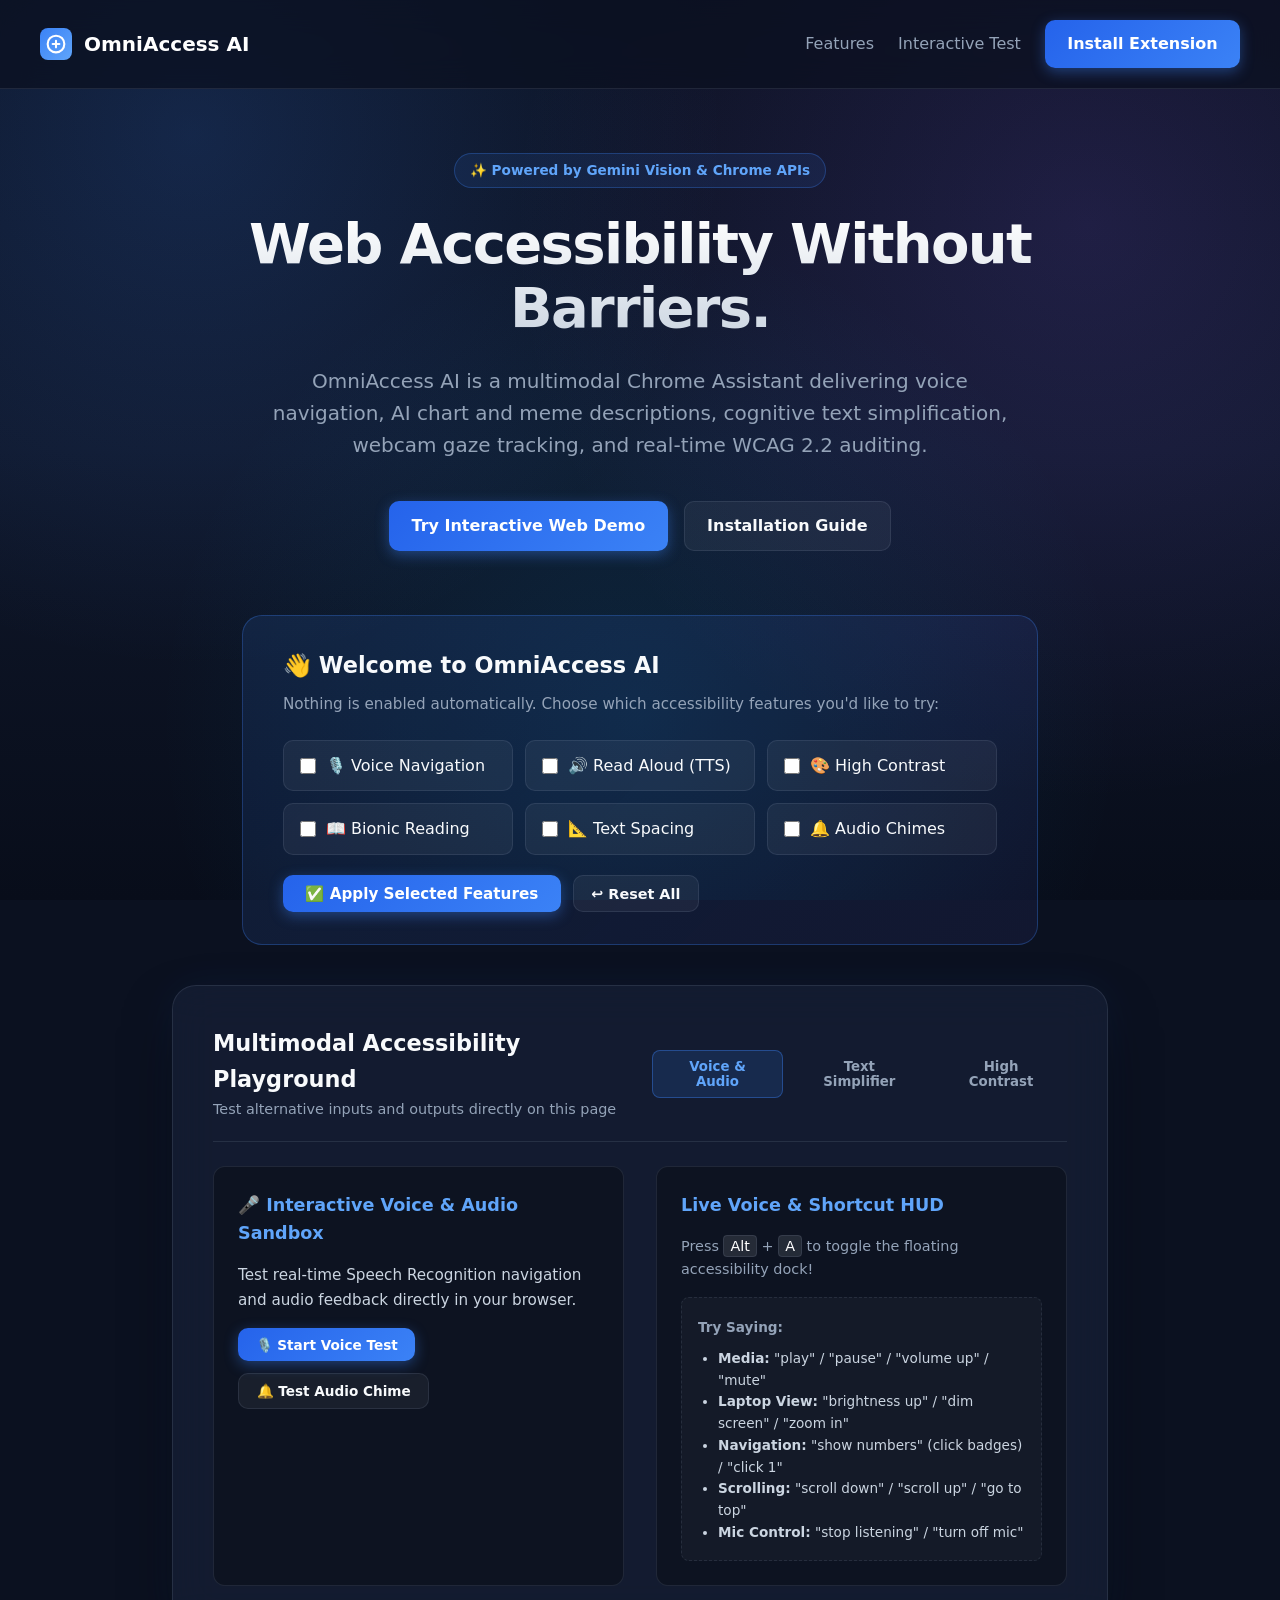
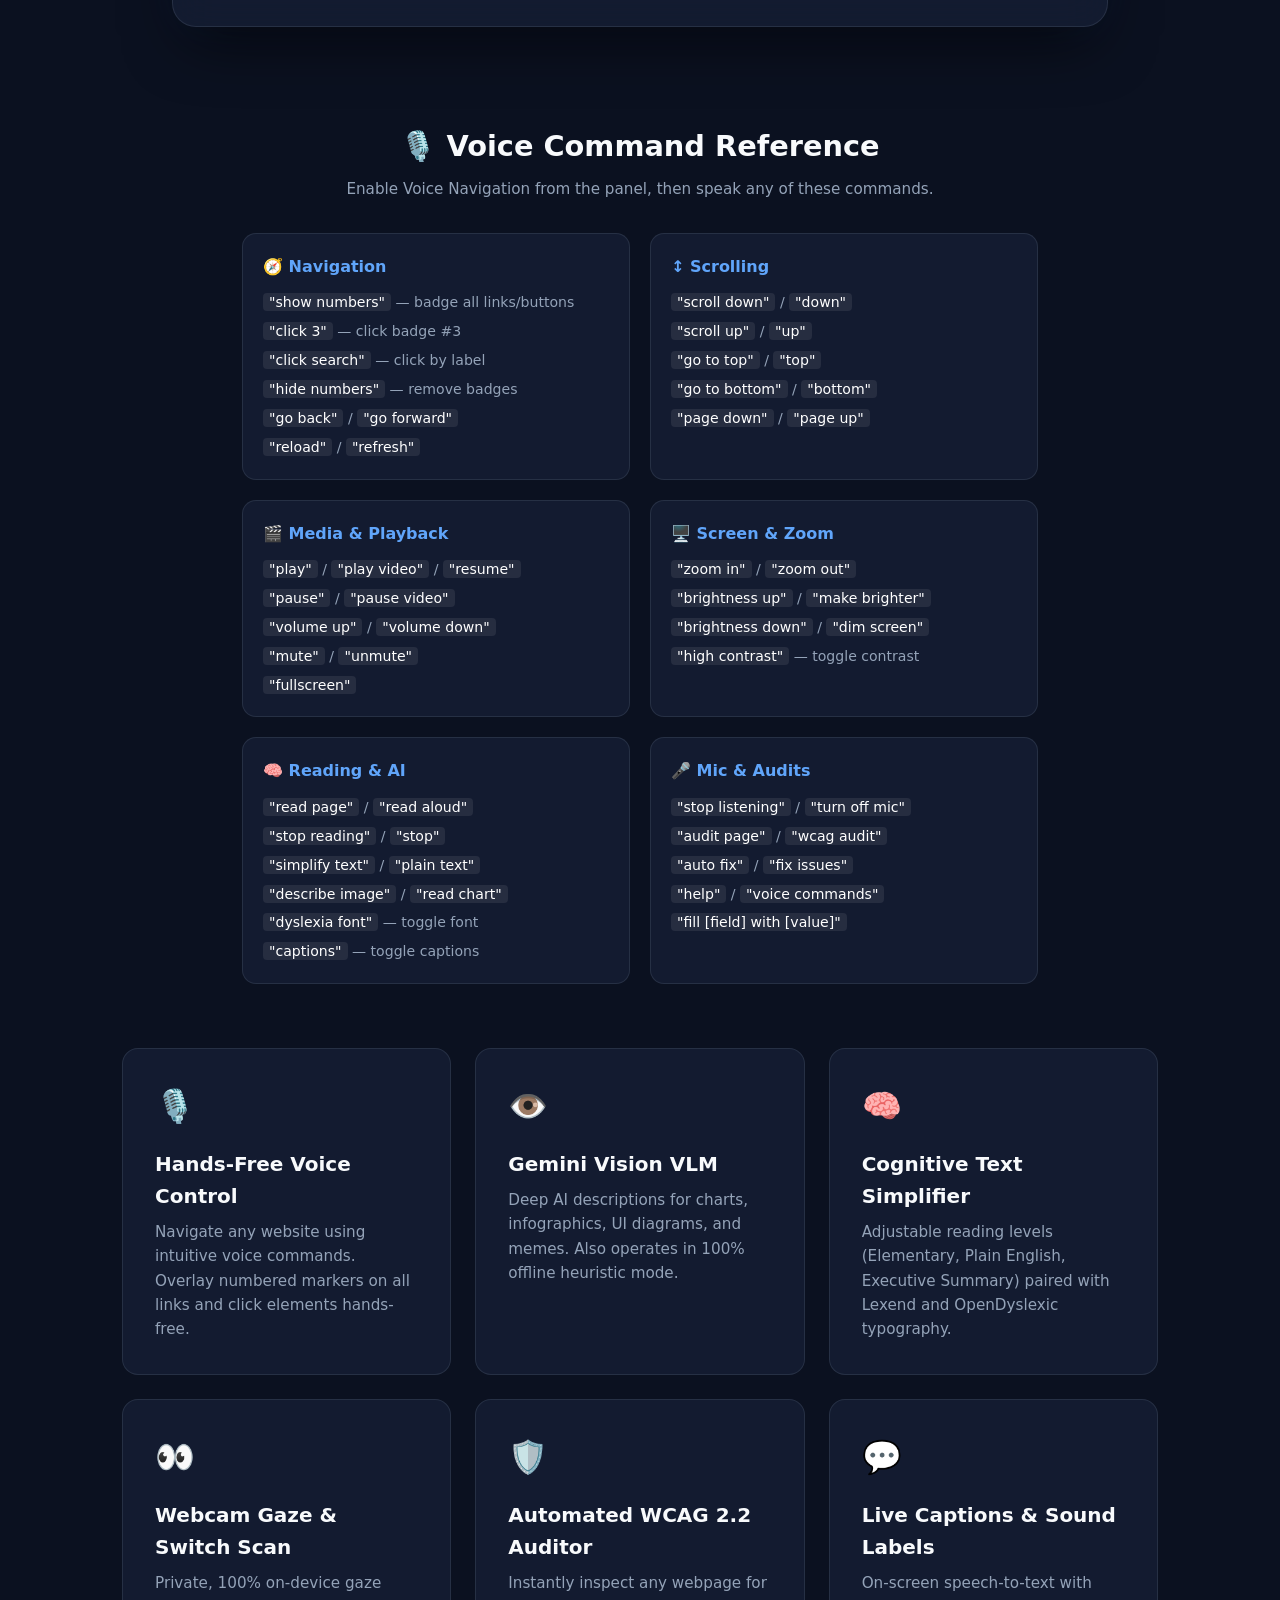
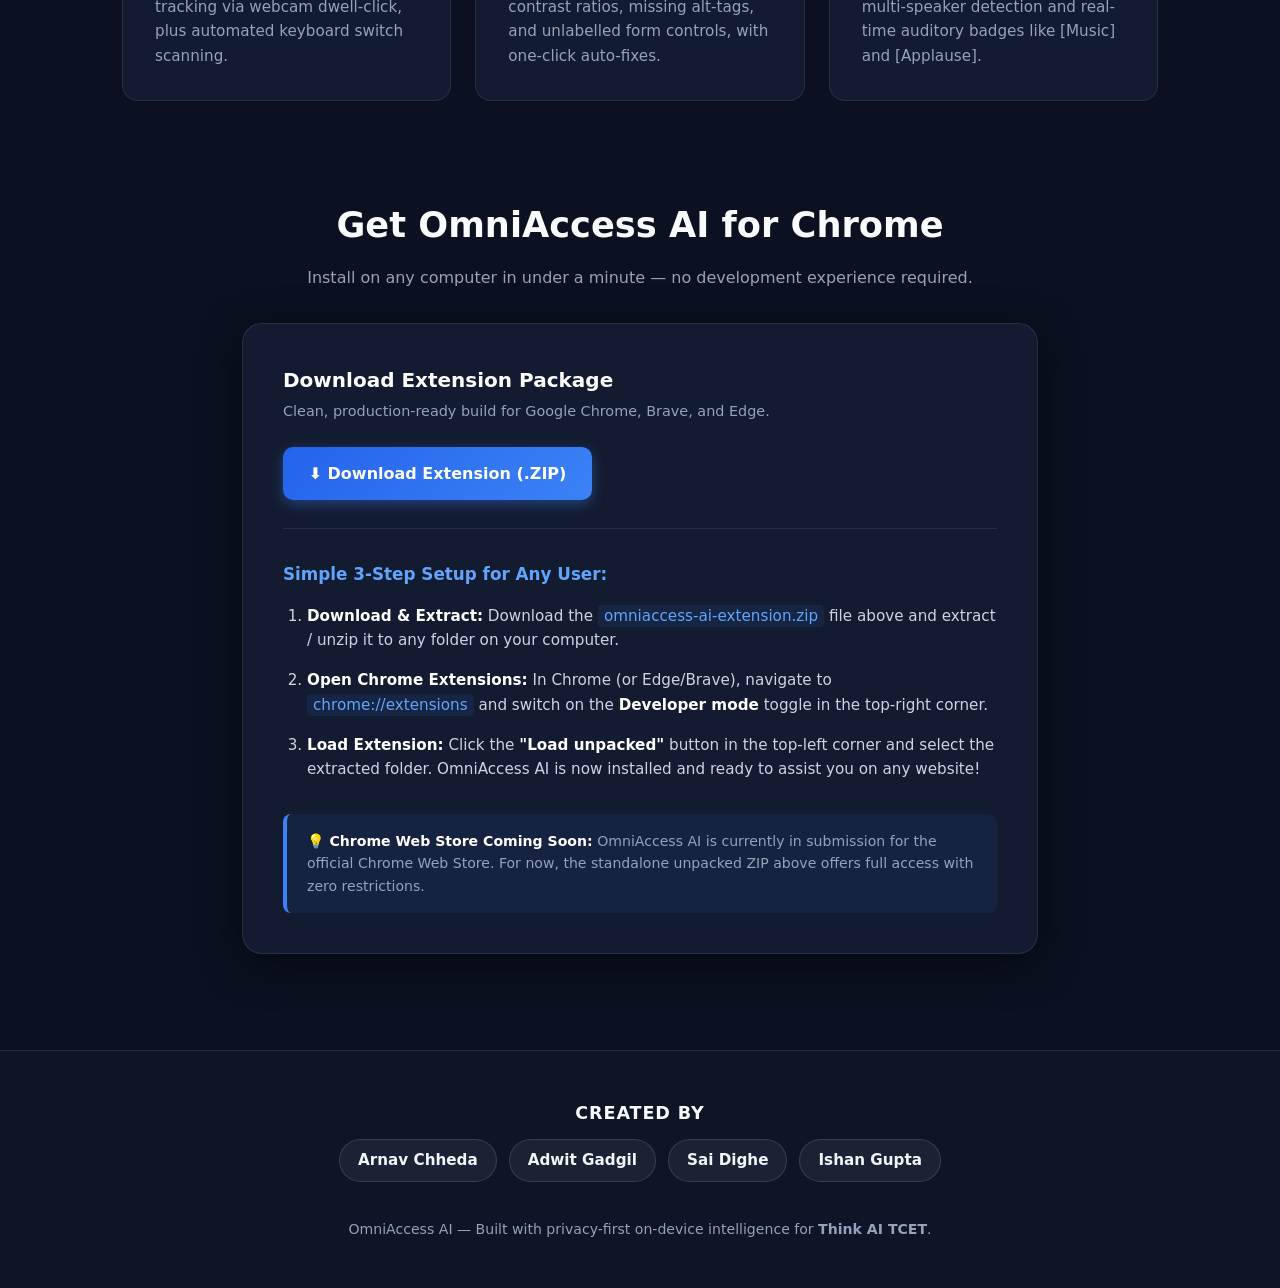
<file: index.html>
<!DOCTYPE html>
<html lang="en">
<head>
  <meta charset="UTF-8" />
  <meta name="viewport" content="width=device-width, initial-scale=1.0" />
  <title>OmniAccess AI — Intelligent Digital Accessibility</title>
  <link rel="stylesheet" href="content/overlay.css" />
  <style>
    /* In-page High Contrast overrides */
    html[data-omni-contrast="yellow-black"],
    html[data-omni-contrast="yellow-black"] body {
      background-color: #000000 !important;
      color: #ffff00 !important;
    }
    html[data-omni-contrast="yellow-black"] .demo-card,
    html[data-omni-contrast="yellow-black"] .feature-card,
    html[data-omni-contrast="yellow-black"] .interactive-box,
    html[data-omni-contrast="yellow-black"] header,
    html[data-omni-contrast="yellow-black"] footer {
      background-color: #000000 !important;
      color: #ffff00 !important;
      border-color: #ffff00 !important;
    }
    html[data-omni-contrast="yellow-black"] h1,
    html[data-omni-contrast="yellow-black"] h2,
    html[data-omni-contrast="yellow-black"] h3,
    html[data-omni-contrast="yellow-black"] p,
    html[data-omni-contrast="yellow-black"] span,
    html[data-omni-contrast="yellow-black"] li {
      color: #ffff00 !important;
      -webkit-text-fill-color: #ffff00 !important;
    }
    html[data-omni-contrast="yellow-black"] .btn {
      background: #000000 !important;
      color: #ffff00 !important;
      border: 2px solid #ffff00 !important;
    }
    html[data-omni-contrast="yellow-black"] .demo-tab-btn.active {
      background: #ffff00 !important;
      color: #000000 !important;
    }

    :root {
      --bg: #0b1120;
      --bg-gradient: radial-gradient(circle at 15% 15%, rgba(59, 130, 246, 0.18) 0%, transparent 40%),
                     radial-gradient(circle at 85% 25%, rgba(139, 92, 246, 0.15) 0%, transparent 45%),
                     radial-gradient(circle at 50% 80%, rgba(14, 165, 233, 0.12) 0%, transparent 50%),
                     linear-gradient(180deg, #0b1120 0%, #0f172a 50%, #080d1a 100%);
      --card-bg: rgba(23, 32, 54, 0.72);
      --border: rgba(148, 163, 184, 0.15);
      --accent: #3b82f6;
      --accent-glow: rgba(59, 130, 246, 0.4);
      --text: #f8fafc;
      --text-muted: #94a3b8;
      --success: #10b981;
    }

    * {
      box-sizing: border-box;
      margin: 0;
      padding: 0;
      font-family: system-ui, -apple-system, BlinkMacSystemFont, "Segoe UI", Roboto, sans-serif;
    }

    body {
      background: var(--bg-gradient);
      background-attachment: fixed;
      background-color: var(--bg);
      color: var(--text);
      line-height: 1.6;
      overflow-x: hidden;
      min-height: 100vh;
    }

    /* Skip link for accessibility */
    .skip-link {
      position: absolute;
      top: -999px;
      left: 1rem;
      background: var(--accent);
      color: #fff;
      padding: 0.5rem 1rem;
      border-radius: 4px;
      z-index: 1000;
      text-decoration: none;
      font-weight: bold;
    }
    .skip-link:focus {
      top: 1rem;
    }

    header {
      padding: 1.25rem 2.5rem;
      display: flex;
      justify-content: space-between;
      align-items: center;
      border-bottom: 1px solid var(--border);
      backdrop-filter: blur(16px);
      -webkit-backdrop-filter: blur(16px);
      position: sticky;
      top: 0;
      background: rgba(11, 17, 32, 0.75);
      z-index: 100;
    }

    .brand {
      display: flex;
      align-items: center;
      gap: 0.75rem;
      font-size: 1.25rem;
      font-weight: 800;
      color: #fff;
      text-decoration: none;
    }

    .brand-icon {
      width: 32px;
      height: 32px;
      background: linear-gradient(135deg, #3b82f6, #60a5fa);
      border-radius: 8px;
      display: flex;
      align-items: center;
      justify-content: center;
    }

    .nav-links {
      display: flex;
      gap: 1.5rem;
      align-items: center;
    }

    .nav-link {
      color: var(--text-muted);
      text-decoration: none;
      font-weight: 500;
      transition: color 0.2s;
    }
    .nav-link:hover {
      color: #fff;
    }

    .btn {
      display: inline-flex;
      align-items: center;
      gap: 0.5rem;
      padding: 0.7rem 1.4rem;
      border-radius: 10px;
      font-weight: 600;
      text-decoration: none;
      transition: all 0.2s ease;
      cursor: pointer;
      border: none;
    }

    .btn-primary {
      background: linear-gradient(135deg, #2563eb, #3b82f6);
      color: #fff;
      box-shadow: 0 4px 14px var(--accent-glow);
    }
    .btn-primary:hover {
      transform: translateY(-2px);
      box-shadow: 0 6px 20px rgba(59, 130, 246, 0.5);
    }

    .btn-secondary {
      background: rgba(255, 255, 255, 0.05);
      color: var(--text);
      border: 1px solid var(--border);
    }
    .btn-secondary:hover {
      background: rgba(255, 255, 255, 0.1);
      transform: translateY(-2px);
    }

    .hero {
      max-width: 1100px;
      margin: 4rem auto;
      padding: 0 2rem;
      text-align: center;
    }

    .badge {
      display: inline-flex;
      align-items: center;
      gap: 0.5rem;
      padding: 0.35rem 0.9rem;
      background: rgba(59, 130, 246, 0.1);
      border: 1px solid rgba(59, 130, 246, 0.3);
      border-radius: 9999px;
      font-size: 0.85rem;
      color: #60a5fa;
      font-weight: 600;
      margin-bottom: 1.5rem;
    }

    h1 {
      font-size: 3.5rem;
      font-weight: 900;
      line-height: 1.15;
      letter-spacing: -0.03em;
      margin-bottom: 1.5rem;
      background: linear-gradient(180deg, #fff 0%, #cbd5e1 100%);
      -webkit-background-clip: text;
      -webkit-text-fill-color: transparent;
    }

    .hero p {
      font-size: 1.25rem;
      color: var(--text-muted);
      max-width: 760px;
      margin: 0 auto 2.5rem;
    }

    .hero-actions {
      display: flex;
      justify-content: center;
      gap: 1rem;
      margin-bottom: 3.5rem;
    }

    /* Live Demo / Playground Area */
    .demo-container {
      max-width: 1000px;
      margin: 0 auto 6rem;
      padding: 0 2rem;
    }

    .demo-card {
      background: var(--card-bg);
      backdrop-filter: blur(20px);
      -webkit-backdrop-filter: blur(20px);
      border: 1px solid var(--border);
      border-radius: 24px;
      padding: 2.5rem;
      box-shadow: 0 25px 60px -15px rgba(0, 0, 0, 0.7), 0 0 40px rgba(59, 130, 246, 0.08);
      position: relative;
    }

    .demo-header {
      display: flex;
      justify-content: space-between;
      align-items: center;
      border-bottom: 1px solid var(--border);
      padding-bottom: 1.25rem;
      margin-bottom: 1.5rem;
    }

    .demo-tabs {
      display: flex;
      gap: 0.5rem;
    }

    .demo-tab-btn {
      padding: 0.5rem 1rem;
      border-radius: 8px;
      background: transparent;
      border: 1px solid transparent;
      color: var(--text-muted);
      cursor: pointer;
      font-weight: 600;
      transition: all 0.2s;
    }
    .demo-tab-btn.active {
      background: rgba(59, 130, 246, 0.15);
      border-color: rgba(59, 130, 246, 0.4);
      color: #60a5fa;
    }

    .demo-content {
      display: grid;
      grid-template-columns: 1fr 1fr;
      gap: 2rem;
      text-align: left;
    }

    @media (max-width: 768px) {
      .demo-content {
        grid-template-columns: 1fr;
      }
      h1 { font-size: 2.5rem; }
    }

    .interactive-box {
      background: rgba(0, 0, 0, 0.3);
      border: 1px solid var(--border);
      border-radius: 12px;
      padding: 1.5rem;
      display: flex;
      flex-direction: column;
      gap: 1rem;
    }

    .features-grid {
      max-width: 1100px;
      margin: 0 auto 6rem;
      padding: 0 2rem;
      display: grid;
      grid-template-columns: repeat(auto-fit, minmax(320px, 1fr));
      gap: 1.5rem;
    }

    .feature-card {
      background: var(--card-bg);
      border: 1px solid var(--border);
      border-radius: 16px;
      padding: 2rem;
      transition: transform 0.2s, border-color 0.2s;
    }
    .feature-card:hover {
      transform: translateY(-4px);
      border-color: rgba(59, 130, 246, 0.4);
    }

    .feature-icon {
      font-size: 2rem;
      margin-bottom: 1rem;
      display: inline-block;
    }

    .feature-title {
      font-size: 1.25rem;
      font-weight: 700;
      margin-bottom: 0.5rem;
    }

    .feature-desc {
      color: var(--text-muted);
      font-size: 0.95rem;
    }

    footer {
      border-top: 1px solid var(--border);
      padding: 3rem 2rem;
      text-align: center;
      color: var(--text-muted);
      font-size: 0.9rem;
    }
  </style>
</head>
<body>

  <a href="#main" class="skip-link">Skip to main content</a>

  <header role="banner">
    <a href="#" class="brand">
      <div class="brand-icon">
        <svg width="20" height="20" viewBox="0 0 24 24" fill="none" stroke="#fff" stroke-width="2.5" stroke-linecap="round" stroke-linejoin="round">
          <circle cx="12" cy="12" r="10"></circle>
          <path d="M12 8v8"></path>
          <path d="M8 12h8"></path>
        </svg>
      </div>
      <span>OmniAccess AI</span>
    </a>

    <nav class="nav-links" aria-label="Main Navigation">
      <a href="#features" class="nav-link">Features</a>
      <a href="#demo" class="nav-link">Interactive Test</a>
      <a href="#install" class="btn btn-primary">Install Extension</a>
    </nav>
  </header>

  <main id="main">
    <section class="hero">
      <div class="badge">
        <span>✨ Powered by Gemini Vision &amp; Chrome APIs</span>
      </div>
      <h1>Web Accessibility Without Barriers.</h1>
      <p>
        OmniAccess AI is a multimodal Chrome Assistant delivering voice navigation, AI chart and meme descriptions, cognitive text simplification, webcam gaze tracking, and real-time WCAG 2.2 auditing.
      </p>

      <div class="hero-actions">
        <a href="#demo" class="btn btn-primary">Try Interactive Web Demo</a>
        <a href="#install" class="btn btn-secondary">Installation Guide</a>
      </div>
    </section>

    <!-- ======= WELCOME / ENABLE FEATURES PROMPT ======= -->
    <section id="welcome-prompt" style="max-width: 860px; margin: 0 auto 2.5rem; padding: 0 2rem;">
      <div style="background: linear-gradient(135deg, rgba(59,130,246,0.12), rgba(99,102,241,0.08)); border: 1px solid rgba(59,130,246,0.3); border-radius: 20px; padding: 2rem 2.5rem;">
        <h2 style="font-size: 1.4rem; font-weight: 800; margin-bottom: 0.5rem;">👋 Welcome to OmniAccess AI</h2>
        <p style="color: var(--text-muted); font-size: 0.95rem; margin-bottom: 1.5rem;">
          Nothing is enabled automatically. Choose which accessibility features you'd like to try:
        </p>

        <div style="display: grid; grid-template-columns: repeat(auto-fit, minmax(200px, 1fr)); gap: 0.75rem;">
          <!-- Voice Nav -->
          <label style="display: flex; align-items: center; gap: 10px; background: rgba(255,255,255,0.05); border: 1px solid var(--border); border-radius: 10px; padding: 0.75rem 1rem; cursor: pointer; transition: border-color 0.2s;" id="opt-voice-label">
            <input type="checkbox" id="opt-voice" style="width: 16px; height: 16px; cursor: pointer;" />
            <span>🎙️ Voice Navigation</span>
          </label>

          <!-- Read Aloud -->
          <label style="display: flex; align-items: center; gap: 10px; background: rgba(255,255,255,0.05); border: 1px solid var(--border); border-radius: 10px; padding: 0.75rem 1rem; cursor: pointer; transition: border-color 0.2s;">
            <input type="checkbox" id="opt-readaloud" style="width: 16px; height: 16px; cursor: pointer;" />
            <span>🔊 Read Aloud (TTS)</span>
          </label>

          <!-- High Contrast -->
          <label style="display: flex; align-items: center; gap: 10px; background: rgba(255,255,255,0.05); border: 1px solid var(--border); border-radius: 10px; padding: 0.75rem 1rem; cursor: pointer; transition: border-color 0.2s;">
            <input type="checkbox" id="opt-contrast" style="width: 16px; height: 16px; cursor: pointer;" />
            <span>🎨 High Contrast</span>
          </label>

          <!-- Bionic Reading -->
          <label style="display: flex; align-items: center; gap: 10px; background: rgba(255,255,255,0.05); border: 1px solid var(--border); border-radius: 10px; padding: 0.75rem 1rem; cursor: pointer; transition: border-color 0.2s;">
            <input type="checkbox" id="opt-bionic" style="width: 16px; height: 16px; cursor: pointer;" />
            <span>📖 Bionic Reading</span>
          </label>

          <!-- Text Spacing -->
          <label style="display: flex; align-items: center; gap: 10px; background: rgba(255,255,255,0.05); border: 1px solid var(--border); border-radius: 10px; padding: 0.75rem 1rem; cursor: pointer; transition: border-color 0.2s;">
            <input type="checkbox" id="opt-spacing" style="width: 16px; height: 16px; cursor: pointer;" />
            <span>📐 Text Spacing</span>
          </label>

          <!-- Audio Chimes -->
          <label style="display: flex; align-items: center; gap: 10px; background: rgba(255,255,255,0.05); border: 1px solid var(--border); border-radius: 10px; padding: 0.75rem 1rem; cursor: pointer; transition: border-color 0.2s;">
            <input type="checkbox" id="opt-chimes" style="width: 16px; height: 16px; cursor: pointer;" />
            <span>🔔 Audio Chimes</span>
          </label>
        </div>

        <div style="margin-top: 1.25rem; display: flex; gap: 0.75rem; flex-wrap: wrap; align-items: center;">
          <button id="btn-apply-features" class="btn btn-primary" style="padding: 0.6rem 1.4rem; font-size: 0.95rem;">
            ✅ Apply Selected Features
          </button>
          <button id="btn-reset-features" class="btn btn-secondary" style="padding: 0.6rem 1.1rem; font-size: 0.9rem;">
            ↩ Reset All
          </button>
          <span id="features-status" style="font-size: 0.88rem; color: var(--success); font-weight: 600;"></span>
        </div>
      </div>
    </section>

    <!-- Interactive Simulator -->
    <section id="demo" class="demo-container">
      <div class="demo-card">
        <div class="demo-header">
          <div>
            <h2 style="font-size: 1.4rem; font-weight: 800;">Multimodal Accessibility Playground</h2>
            <p style="color: var(--text-muted); font-size: 0.9rem;">Test alternative inputs and outputs directly on this page</p>
          </div>
          <div class="demo-tabs" role="tablist">
            <button class="demo-tab-btn active" id="tab-voice">Voice &amp; Audio</button>
            <button class="demo-tab-btn" id="tab-sim">Text Simplifier</button>
            <button class="demo-tab-btn" id="tab-contrast">High Contrast</button>
          </div>
        </div>

        <div class="demo-content">
          <!-- Tab 1: Voice & Audio -->
          <div id="panel-tab-voice" style="display: contents;">
            <div class="interactive-box">
              <h3 style="font-size: 1.1rem; color: #60a5fa;">🎤 Interactive Voice & Audio Sandbox</h3>
              <p style="font-size: 0.95rem; color: #cbd5e1;">
                Test real-time Speech Recognition navigation and audio feedback directly in your browser.
              </p>
              <div style="display: flex; gap: 0.75rem; flex-wrap: wrap;">
                <button class="btn btn-primary" id="btn-demo-mic" style="font-size: 0.85rem; padding: 0.55rem 1.1rem;">
                  🎙️ Start Voice Test
                </button>
                <button class="btn btn-secondary" id="btn-demo-chime" style="font-size: 0.85rem; padding: 0.55rem 1.1rem;">
                  🔔 Test Audio Chime
                </button>
              </div>
              <div id="voice-test-feedback" style="font-size: 0.88rem; color: #60a5fa; min-height: 24px; font-weight: 500;"></div>
            </div>

            <div class="interactive-box">
              <h3 style="font-size: 1.1rem; color: #60a5fa;">Live Voice &amp; Shortcut HUD</h3>
              <p style="font-size: 0.9rem; color: var(--text-muted);">
                Press <kbd style="background: rgba(255,255,255,0.1); padding: 2px 6px; border-radius: 4px; border: 1px solid var(--border); color: #fff;">Alt</kbd> + <kbd style="background: rgba(255,255,255,0.1); padding: 2px 6px; border-radius: 4px; border: 1px solid var(--border); color: #fff;">A</kbd> to toggle the floating accessibility dock!
              </p>
              <div style="padding: 1rem; background: rgba(255,255,255,0.03); border-radius: 8px; border: 1px dashed var(--border);">
                <span style="font-size: 0.85rem; color: var(--text-muted); font-weight: 700;">Try Saying:</span>
                <ul style="font-size: 0.85rem; margin-top: 0.5rem; padding-left: 1.25rem; color: #cbd5e1; line-height: 1.6;">
                  <li><strong>Media:</strong> "play" / "pause" / "volume up" / "mute"</li>
                  <li><strong>Laptop View:</strong> "brightness up" / "dim screen" / "zoom in"</li>
                  <li><strong>Navigation:</strong> "show numbers" (click badges) / "click 1"</li>
                  <li><strong>Scrolling:</strong> "scroll down" / "scroll up" / "go to top"</li>
                  <li><strong>Mic Control:</strong> "stop listening" / "turn off mic"</li>
                </ul>
              </div>
            </div>
          </div>

          <!-- Tab 2: Text Simplifier -->
          <div id="panel-tab-sim" style="display: none;">
            <div class="interactive-box" style="grid-column: 1 / -1;">
              <h3 style="font-size: 1.1rem; color: #60a5fa;">🧠 Cognitive Text Simplifier & Read-Aloud</h3>
              <p id="demo-sample-text" style="font-size: 1rem; line-height: 1.7; background: rgba(255,255,255,0.03); padding: 1rem; border-radius: 8px; border-left: 3px solid #3b82f6;">
                "The implementation of sophisticated cognitive simplification algorithms facilitates expeditious comprehension of labyrinthine conceptual frameworks."
              </p>
              <div style="display: flex; gap: 0.75rem; flex-wrap: wrap; margin-top: 0.5rem;">
                <button class="btn btn-secondary" id="btn-demo-simplify" style="font-size: 0.85rem; padding: 0.55rem 1.1rem;">
                  ✨ Simplify This Text
                </button>
                <button class="btn btn-secondary" id="btn-demo-speak" style="font-size: 0.85rem; padding: 0.55rem 1.1rem;">
                  🔊 Read Aloud
                </button>
                <button class="btn btn-secondary" id="btn-demo-bionic" style="font-size: 0.85rem; padding: 0.55rem 1.1rem;">
                  📖 Toggle Bionic Reading
                </button>
              </div>
              <div id="demo-status" style="font-size: 0.88rem; color: var(--success); font-weight: 600; min-height: 22px;"></div>
            </div>
          </div>

          <!-- Tab 3: High Contrast -->
          <div id="panel-tab-contrast" style="display: none;">
            <div class="interactive-box" style="grid-column: 1 / -1;">
              <h3 style="font-size: 1.1rem; color: #60a5fa;">🎨 High-Contrast & Vision Themes</h3>
              <p style="font-size: 0.95rem; color: var(--text-muted);">
                Switch contrast modes instantly to make text and elements crisp and readable for users with low vision or photophobia.
              </p>
              <div style="display: flex; gap: 0.75rem; flex-wrap: wrap; margin-top: 0.5rem;">
                <button class="btn btn-secondary" id="btn-theme-yellow" style="font-size: 0.85rem; padding: 0.55rem 1.1rem; background: #000; color: #ffff00; border: 1px solid #ffff00;">
                  🟡 Yellow on Black
                </button>
                <button class="btn btn-secondary" id="btn-theme-inverted" style="font-size: 0.85rem; padding: 0.55rem 1.1rem;">
                  🔄 Invert / High Contrast
                </button>
                <button class="btn btn-secondary" id="btn-theme-reset" style="font-size: 0.85rem; padding: 0.55rem 1.1rem;">
                  ↩ Reset Theme
                </button>
              </div>
              <div id="contrast-status" style="font-size: 0.88rem; color: #60a5fa; font-weight: 600; min-height: 22px; margin-top: 0.25rem;"></div>
            </div>
          </div>
        </div>
      </div>
    </section>

    <!-- ======= VOICE COMMANDS REFERENCE ======= -->
    <section id="voice-commands" style="max-width: 860px; margin: 0 auto 4rem; padding: 0 2rem;">
      <h2 style="font-size: 1.8rem; font-weight: 800; margin-bottom: 0.5rem; text-align: center;">🎙️ Voice Command Reference</h2>
      <p style="text-align: center; color: var(--text-muted); font-size: 0.95rem; margin-bottom: 2rem;">
        Enable Voice Navigation from the panel, then speak any of these commands.
      </p>

      <div style="display: grid; grid-template-columns: repeat(auto-fit, minmax(280px, 1fr)); gap: 1.25rem;">

        <!-- Navigation -->
        <div style="background: var(--card-bg); border: 1px solid var(--border); border-radius: 14px; padding: 1.25rem;">
          <h3 style="font-size: 1rem; font-weight: 700; color: #60a5fa; margin-bottom: 0.75rem;">🧭 Navigation</h3>
          <ul style="list-style: none; display: flex; flex-direction: column; gap: 0.4rem; font-size: 0.88rem; color: var(--text-muted);">
            <li><code style="color: #fff; background: rgba(255,255,255,0.08); padding: 1px 6px; border-radius: 4px;">"show numbers"</code> — badge all links/buttons</li>
            <li><code style="color: #fff; background: rgba(255,255,255,0.08); padding: 1px 6px; border-radius: 4px;">"click 3"</code> — click badge #3</li>
            <li><code style="color: #fff; background: rgba(255,255,255,0.08); padding: 1px 6px; border-radius: 4px;">"click search"</code> — click by label</li>
            <li><code style="color: #fff; background: rgba(255,255,255,0.08); padding: 1px 6px; border-radius: 4px;">"hide numbers"</code> — remove badges</li>
            <li><code style="color: #fff; background: rgba(255,255,255,0.08); padding: 1px 6px; border-radius: 4px;">"go back"</code> / <code style="color: #fff; background: rgba(255,255,255,0.08); padding: 1px 6px; border-radius: 4px;">"go forward"</code></li>
            <li><code style="color: #fff; background: rgba(255,255,255,0.08); padding: 1px 6px; border-radius: 4px;">"reload"</code> / <code style="color: #fff; background: rgba(255,255,255,0.08); padding: 1px 6px; border-radius: 4px;">"refresh"</code></li>
          </ul>
        </div>

        <!-- Scrolling -->
        <div style="background: var(--card-bg); border: 1px solid var(--border); border-radius: 14px; padding: 1.25rem;">
          <h3 style="font-size: 1rem; font-weight: 700; color: #60a5fa; margin-bottom: 0.75rem;">↕️ Scrolling</h3>
          <ul style="list-style: none; display: flex; flex-direction: column; gap: 0.4rem; font-size: 0.88rem; color: var(--text-muted);">
            <li><code style="color: #fff; background: rgba(255,255,255,0.08); padding: 1px 6px; border-radius: 4px;">"scroll down"</code> / <code style="color: #fff; background: rgba(255,255,255,0.08); padding: 1px 6px; border-radius: 4px;">"down"</code></li>
            <li><code style="color: #fff; background: rgba(255,255,255,0.08); padding: 1px 6px; border-radius: 4px;">"scroll up"</code> / <code style="color: #fff; background: rgba(255,255,255,0.08); padding: 1px 6px; border-radius: 4px;">"up"</code></li>
            <li><code style="color: #fff; background: rgba(255,255,255,0.08); padding: 1px 6px; border-radius: 4px;">"go to top"</code> / <code style="color: #fff; background: rgba(255,255,255,0.08); padding: 1px 6px; border-radius: 4px;">"top"</code></li>
            <li><code style="color: #fff; background: rgba(255,255,255,0.08); padding: 1px 6px; border-radius: 4px;">"go to bottom"</code> / <code style="color: #fff; background: rgba(255,255,255,0.08); padding: 1px 6px; border-radius: 4px;">"bottom"</code></li>
            <li><code style="color: #fff; background: rgba(255,255,255,0.08); padding: 1px 6px; border-radius: 4px;">"page down"</code> / <code style="color: #fff; background: rgba(255,255,255,0.08); padding: 1px 6px; border-radius: 4px;">"page up"</code></li>
          </ul>
        </div>

        <!-- Media & Playback -->
        <div style="background: var(--card-bg); border: 1px solid var(--border); border-radius: 14px; padding: 1.25rem;">
          <h3 style="font-size: 1rem; font-weight: 700; color: #60a5fa; margin-bottom: 0.75rem;">🎬 Media & Playback</h3>
          <ul style="list-style: none; display: flex; flex-direction: column; gap: 0.4rem; font-size: 0.88rem; color: var(--text-muted);">
            <li><code style="color: #fff; background: rgba(255,255,255,0.08); padding: 1px 6px; border-radius: 4px;">"play"</code> / <code style="color: #fff; background: rgba(255,255,255,0.08); padding: 1px 6px; border-radius: 4px;">"play video"</code> / <code style="color: #fff; background: rgba(255,255,255,0.08); padding: 1px 6px; border-radius: 4px;">"resume"</code></li>
            <li><code style="color: #fff; background: rgba(255,255,255,0.08); padding: 1px 6px; border-radius: 4px;">"pause"</code> / <code style="color: #fff; background: rgba(255,255,255,0.08); padding: 1px 6px; border-radius: 4px;">"pause video"</code></li>
            <li><code style="color: #fff; background: rgba(255,255,255,0.08); padding: 1px 6px; border-radius: 4px;">"volume up"</code> / <code style="color: #fff; background: rgba(255,255,255,0.08); padding: 1px 6px; border-radius: 4px;">"volume down"</code></li>
            <li><code style="color: #fff; background: rgba(255,255,255,0.08); padding: 1px 6px; border-radius: 4px;">"mute"</code> / <code style="color: #fff; background: rgba(255,255,255,0.08); padding: 1px 6px; border-radius: 4px;">"unmute"</code></li>
            <li><code style="color: #fff; background: rgba(255,255,255,0.08); padding: 1px 6px; border-radius: 4px;">"fullscreen"</code></li>
          </ul>
        </div>

        <!-- Screen & Zoom -->
        <div style="background: var(--card-bg); border: 1px solid var(--border); border-radius: 14px; padding: 1.25rem;">
          <h3 style="font-size: 1rem; font-weight: 700; color: #60a5fa; margin-bottom: 0.75rem;">🖥️ Screen & Zoom</h3>
          <ul style="list-style: none; display: flex; flex-direction: column; gap: 0.4rem; font-size: 0.88rem; color: var(--text-muted);">
            <li><code style="color: #fff; background: rgba(255,255,255,0.08); padding: 1px 6px; border-radius: 4px;">"zoom in"</code> / <code style="color: #fff; background: rgba(255,255,255,0.08); padding: 1px 6px; border-radius: 4px;">"zoom out"</code></li>
            <li><code style="color: #fff; background: rgba(255,255,255,0.08); padding: 1px 6px; border-radius: 4px;">"brightness up"</code> / <code style="color: #fff; background: rgba(255,255,255,0.08); padding: 1px 6px; border-radius: 4px;">"make brighter"</code></li>
            <li><code style="color: #fff; background: rgba(255,255,255,0.08); padding: 1px 6px; border-radius: 4px;">"brightness down"</code> / <code style="color: #fff; background: rgba(255,255,255,0.08); padding: 1px 6px; border-radius: 4px;">"dim screen"</code></li>
            <li><code style="color: #fff; background: rgba(255,255,255,0.08); padding: 1px 6px; border-radius: 4px;">"high contrast"</code> — toggle contrast</li>
          </ul>
        </div>

        <!-- Reading & AI -->
        <div style="background: var(--card-bg); border: 1px solid var(--border); border-radius: 14px; padding: 1.25rem;">
          <h3 style="font-size: 1rem; font-weight: 700; color: #60a5fa; margin-bottom: 0.75rem;">🧠 Reading & AI</h3>
          <ul style="list-style: none; display: flex; flex-direction: column; gap: 0.4rem; font-size: 0.88rem; color: var(--text-muted);">
            <li><code style="color: #fff; background: rgba(255,255,255,0.08); padding: 1px 6px; border-radius: 4px;">"read page"</code> / <code style="color: #fff; background: rgba(255,255,255,0.08); padding: 1px 6px; border-radius: 4px;">"read aloud"</code></li>
            <li><code style="color: #fff; background: rgba(255,255,255,0.08); padding: 1px 6px; border-radius: 4px;">"stop reading"</code> / <code style="color: #fff; background: rgba(255,255,255,0.08); padding: 1px 6px; border-radius: 4px;">"stop"</code></li>
            <li><code style="color: #fff; background: rgba(255,255,255,0.08); padding: 1px 6px; border-radius: 4px;">"simplify text"</code> / <code style="color: #fff; background: rgba(255,255,255,0.08); padding: 1px 6px; border-radius: 4px;">"plain text"</code></li>
            <li><code style="color: #fff; background: rgba(255,255,255,0.08); padding: 1px 6px; border-radius: 4px;">"describe image"</code> / <code style="color: #fff; background: rgba(255,255,255,0.08); padding: 1px 6px; border-radius: 4px;">"read chart"</code></li>
            <li><code style="color: #fff; background: rgba(255,255,255,0.08); padding: 1px 6px; border-radius: 4px;">"dyslexia font"</code> — toggle font</li>
            <li><code style="color: #fff; background: rgba(255,255,255,0.08); padding: 1px 6px; border-radius: 4px;">"captions"</code> — toggle captions</li>
          </ul>
        </div>

        <!-- Mic & Accessibility -->
        <div style="background: var(--card-bg); border: 1px solid var(--border); border-radius: 14px; padding: 1.25rem;">
          <h3 style="font-size: 1rem; font-weight: 700; color: #60a5fa; margin-bottom: 0.75rem;">🎤 Mic & Audits</h3>
          <ul style="list-style: none; display: flex; flex-direction: column; gap: 0.4rem; font-size: 0.88rem; color: var(--text-muted);">
            <li><code style="color: #fff; background: rgba(255,255,255,0.08); padding: 1px 6px; border-radius: 4px;">"stop listening"</code> / <code style="color: #fff; background: rgba(255,255,255,0.08); padding: 1px 6px; border-radius: 4px;">"turn off mic"</code></li>
            <li><code style="color: #fff; background: rgba(255,255,255,0.08); padding: 1px 6px; border-radius: 4px;">"audit page"</code> / <code style="color: #fff; background: rgba(255,255,255,0.08); padding: 1px 6px; border-radius: 4px;">"wcag audit"</code></li>
            <li><code style="color: #fff; background: rgba(255,255,255,0.08); padding: 1px 6px; border-radius: 4px;">"auto fix"</code> / <code style="color: #fff; background: rgba(255,255,255,0.08); padding: 1px 6px; border-radius: 4px;">"fix issues"</code></li>
            <li><code style="color: #fff; background: rgba(255,255,255,0.08); padding: 1px 6px; border-radius: 4px;">"help"</code> / <code style="color: #fff; background: rgba(255,255,255,0.08); padding: 1px 6px; border-radius: 4px;">"voice commands"</code></li>
            <li><code style="color: #fff; background: rgba(255,255,255,0.08); padding: 1px 6px; border-radius: 4px;">"fill [field] with [value]"</code></li>
          </ul>
        </div>

      </div>
    </section>

    <!-- Features -->
    <section id="features" class="features-grid">
      <div class="feature-card">
        <span class="feature-icon">🎙️</span>
        <h3 class="feature-title">Hands-Free Voice Control</h3>
        <p class="feature-desc">Navigate any website using intuitive voice commands. Overlay numbered markers on all links and click elements hands-free.</p>
      </div>

      <div class="feature-card">
        <span class="feature-icon">👁️</span>
        <h3 class="feature-title">Gemini Vision VLM</h3>
        <p class="feature-desc">Deep AI descriptions for charts, infographics, UI diagrams, and memes. Also operates in 100% offline heuristic mode.</p>
      </div>

      <div class="feature-card">
        <span class="feature-icon">🧠</span>
        <h3 class="feature-title">Cognitive Text Simplifier</h3>
        <p class="feature-desc">Adjustable reading levels (Elementary, Plain English, Executive Summary) paired with Lexend and OpenDyslexic typography.</p>
      </div>

      <div class="feature-card">
        <span class="feature-icon">👀</span>
        <h3 class="feature-title">Webcam Gaze &amp; Switch Scan</h3>
        <p class="feature-desc">Private, 100% on-device gaze tracking via webcam dwell-click, plus automated keyboard switch scanning.</p>
      </div>

      <div class="feature-card">
        <span class="feature-icon">🛡️</span>
        <h3 class="feature-title">Automated WCAG 2.2 Auditor</h3>
        <p class="feature-desc">Instantly inspect any webpage for contrast ratios, missing alt-tags, and unlabelled form controls, with one-click auto-fixes.</p>
      </div>

      <div class="feature-card">
        <span class="feature-icon">💬</span>
        <h3 class="feature-title">Live Captions &amp; Sound Labels</h3>
        <p class="feature-desc">On-screen speech-to-text with multi-speaker detection and real-time auditory badges like [Music] and [Applause].</p>
      </div>
    </section>

    <!-- Install Guide -->
    <section id="install" style="max-width: 860px; margin: 0 auto 6rem; padding: 0 2rem; text-align: center;">
      <h2 style="font-size: 2.2rem; font-weight: 800; margin-bottom: 0.75rem;">Get OmniAccess AI for Chrome</h2>
      <p style="color: var(--text-muted); font-size: 1rem; margin-bottom: 2rem;">
        Install on any computer in under a minute — no development experience required.
      </p>

      <div style="background: var(--card-bg); border: 1px solid var(--border); border-radius: 20px; padding: 2.5rem; text-align: left; box-shadow: 0 10px 40px rgba(0,0,0,0.5);">
        
        <div style="display: flex; flex-wrap: wrap; align-items: center; justify-content: space-between; gap: 1.5rem; margin-bottom: 2rem; padding-bottom: 1.75rem; border-bottom: 1px solid var(--border);">
          <div>
            <h3 style="font-size: 1.25rem; font-weight: 700; color: #fff; margin-bottom: 0.25rem;">Download Extension Package</h3>
            <p style="color: var(--text-muted); font-size: 0.9rem;">Clean, production-ready build for Google Chrome, Brave, and Edge.</p>
          </div>
          <a href="omniaccess-ai-extension.zip" download="omniaccess-ai-extension.zip" class="btn btn-primary" style="font-size: 1rem; padding: 0.85rem 1.6rem; display: inline-flex; align-items: center; gap: 8px;">
            <span>⬇️ Download Extension (.ZIP)</span>
          </a>
        </div>

        <h4 style="font-size: 1.05rem; font-weight: 700; color: #60a5fa; margin-bottom: 1rem;">Simple 3-Step Setup for Any User:</h4>
        <ol style="padding-left: 1.5rem; display: flex; flex-direction: column; gap: 1rem; color: #cbd5e1; font-size: 0.95rem; line-height: 1.6;">
          <li>
            <strong style="color: #fff;">Download &amp; Extract:</strong> Download the <code style="color: #60a5fa; background: rgba(59,130,246,0.1); padding: 2px 6px; border-radius: 4px;">omniaccess-ai-extension.zip</code> file above and extract / unzip it to any folder on your computer.
          </li>
          <li>
            <strong style="color: #fff;">Open Chrome Extensions:</strong> In Chrome (or Edge/Brave), navigate to <code style="color: #60a5fa; background: rgba(59,130,246,0.1); padding: 2px 6px; border-radius: 4px;">chrome://extensions</code> and switch on the <strong style="color: #fff;">Developer mode</strong> toggle in the top-right corner.
          </li>
          <li>
            <strong style="color: #fff;">Load Extension:</strong> Click the <strong style="color: #fff;">"Load unpacked"</strong> button in the top-left corner and select the extracted folder. OmniAccess AI is now installed and ready to assist you on any website!
          </li>
        </ol>

        <div style="margin-top: 2rem; background: rgba(59,130,246,0.08); border-left: 4px solid #3b82f6; border-radius: 8px; padding: 1rem 1.25rem; font-size: 0.88rem; color: #94a3b8;">
          💡 <strong style="color: #fff;">Chrome Web Store Coming Soon:</strong> OmniAccess AI is currently in submission for the official Chrome Web Store. For now, the standalone unpacked ZIP above offers full access with zero restrictions.
        </div>
      </div>
    </section>
  </main>

  <footer role="contentinfo" style="padding: 3rem 2rem; border-top: 1px solid var(--border); text-align: center; background: rgba(15, 23, 42, 0.85); backdrop-filter: blur(12px);">
    <div style="max-width: 760px; margin: 0 auto; display: flex; flex-direction: column; align-items: center; gap: 1.25rem;">
      <div>
        <h4 style="font-size: 1.1rem; font-weight: 700; color: #f8fafc; letter-spacing: 0.05em; text-transform: uppercase; margin-bottom: 0.75rem;">
          Created By
        </h4>
        <div style="display: flex; flex-wrap: wrap; justify-content: center; gap: 12px; margin-bottom: 0.5rem;">
          <span style="background: rgba(255, 255, 255, 0.06); border: 1px solid rgba(255, 255, 255, 0.12); padding: 8px 18px; border-radius: 9999px; font-weight: 600; font-size: 0.95rem; color: #f1f5f9;">
            Arnav Chheda
          </span>
          <span style="background: rgba(255, 255, 255, 0.06); border: 1px solid rgba(255, 255, 255, 0.12); padding: 8px 18px; border-radius: 9999px; font-weight: 600; font-size: 0.95rem; color: #f1f5f9;">
            Adwit Gadgil
          </span>
          <span style="background: rgba(255, 255, 255, 0.06); border: 1px solid rgba(255, 255, 255, 0.12); padding: 8px 18px; border-radius: 9999px; font-weight: 600; font-size: 0.95rem; color: #f1f5f9;">
            Sai Dighe
          </span>
          <span style="background: rgba(255, 255, 255, 0.06); border: 1px solid rgba(255, 255, 255, 0.12); padding: 8px 18px; border-radius: 9999px; font-weight: 600; font-size: 0.95rem; color: #f1f5f9;">
            Ishan Gupta
          </span>
        </div>
      </div>
      <p style="color: var(--text-muted); font-size: 0.88rem; margin-top: 0.5rem;">
        OmniAccess AI &mdash; Built with privacy-first on-device intelligence for <strong>Think AI TCET</strong>.
      </p>
    </div>
  </footer>

  <script src="website-demo.js"></script>
</body>
</html>
</file>
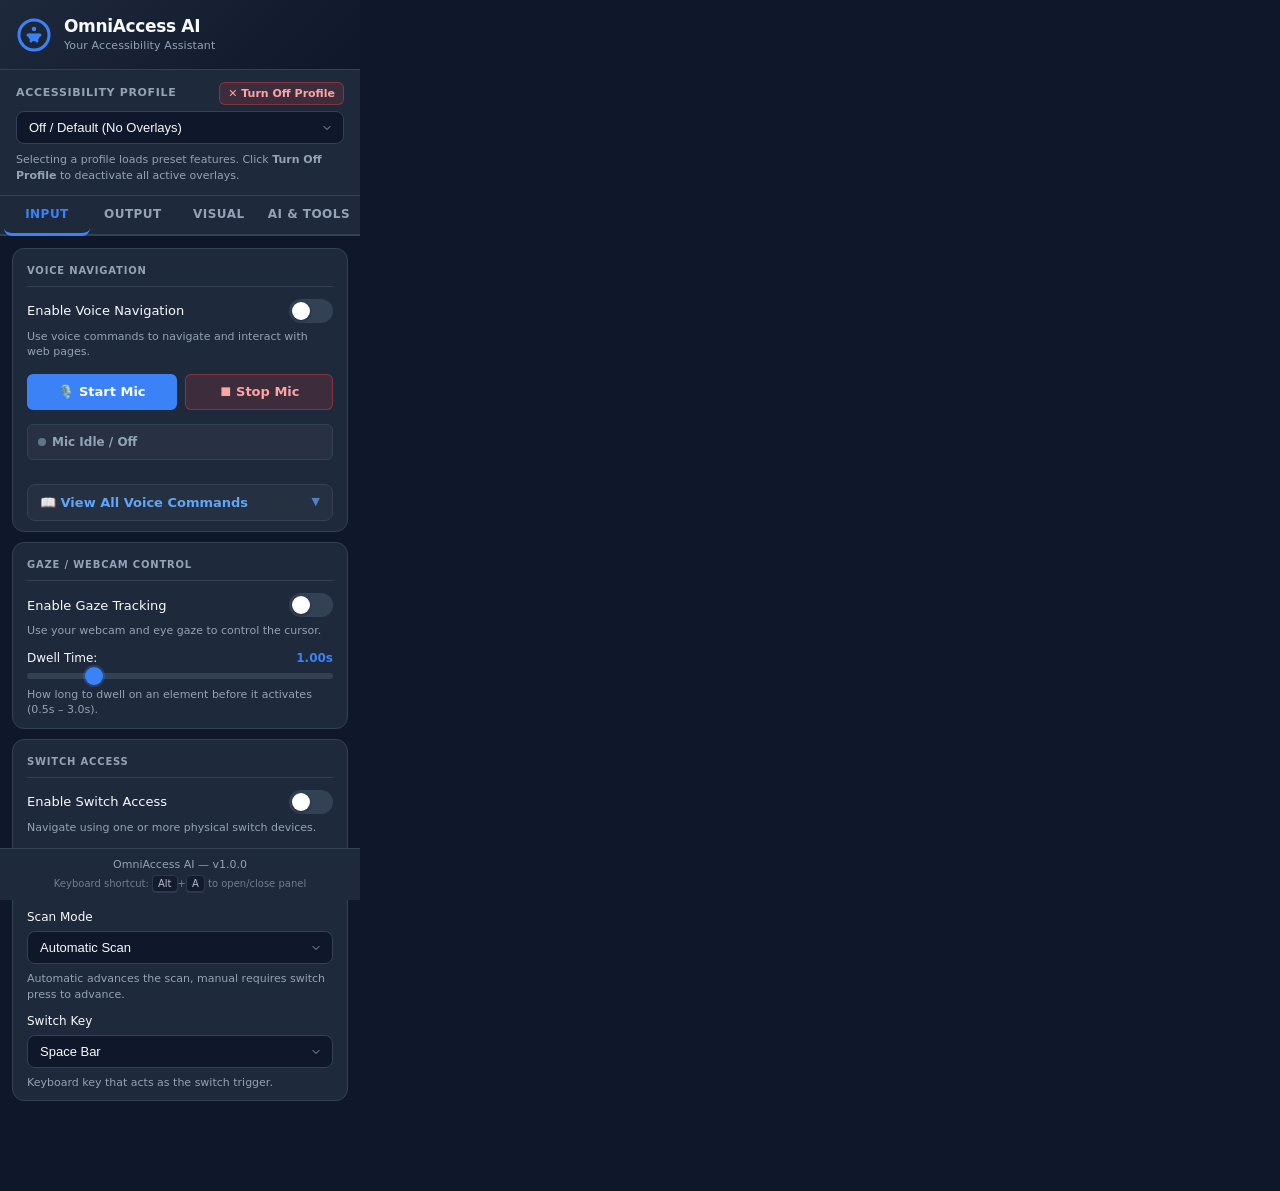
<file: sidepanel/index.html>
<!DOCTYPE html>
<html lang="en">
<head>
  <meta charset="UTF-8" />
  <meta name="viewport" content="width=device-width, initial-scale=1.0" />
  <title>OmniAccess AI - Accessibility Assistant</title>
  <link rel="stylesheet" href="sidepanel.css" />
</head>
<body>

  <!-- Skip navigation link for screen readers / keyboard users -->
  <a class="skip-link" href="#main-content">Skip to main content</a>

  <!-- ========== HEADER ========== -->
  <header class="app-header" role="banner">
    <div class="header-logo" aria-hidden="true">
      <!-- Accessibility icon SVG -->
      <svg xmlns="http://www.w3.org/2000/svg" width="36" height="36" viewBox="0 0 24 24"
           fill="none" stroke="currentColor" stroke-width="2" stroke-linecap="round"
           stroke-linejoin="round" class="logo-svg" aria-hidden="true" focusable="false">
        <circle cx="12" cy="12" r="10"/>
        <circle cx="12" cy="8" r="1.5" fill="currentColor" stroke="none"/>
        <path d="M8 12h8M10 16l2-4 2 4"/>
        <path d="M9 12c0 0 0 3 3 3s3-3 3-3"/>
      </svg>
    </div>
    <div class="header-text">
      <h1 class="app-name">OmniAccess AI</h1>
      <p class="app-subtitle">Your Accessibility Assistant</p>
    </div>
  </header>

  <!-- ========== PROFILE SELECTOR ========== -->
  <section class="profile-section" aria-labelledby="profile-label">
    <div style="display: flex; justify-content: space-between; align-items: center;">
      <label id="profile-label" for="profile-select" class="profile-label">
        Accessibility Profile
      </label>
      <button id="btn-reset-profile" type="button" class="btn btn-secondary" style="padding: 3px 8px; font-size: 11px; font-weight: 700; border-radius: 6px; background: rgba(239, 68, 68, 0.15); border: 1px solid rgba(239, 68, 68, 0.4); color: #fca5a5; cursor: pointer; display: inline-flex; align-items: center; gap: 4px;">
        ✕ Turn Off Profile
      </button>
    </div>
    <select id="profile-select" class="profile-select" aria-describedby="profile-desc">
      <option value="custom">Off / Default (No Overlays)</option>
      <option value="low_vision">Low Vision</option>
      <option value="blind_screen_reader">Blind / Screen Reader</option>
      <option value="motor_switch">Motor / Switch Access</option>
      <option value="cognitive_dyslexia">Cognitive / Dyslexia</option>
      <option value="deaf_hard_of_hearing">Deaf / Hard of Hearing</option>
    </select>
    <p id="profile-desc" class="helper-text">
      Selecting a profile loads preset features. Click <strong>Turn Off Profile</strong> to deactivate all active overlays.
    </p>
  </section>

  <!-- ========== TAB NAVIGATION ========== -->
  <main id="main-content">
    <div class="tab-bar" role="tablist" aria-label="Settings Categories">
      <button
        class="tab-btn active"
        role="tab"
        id="tab-input"
        aria-controls="panel-input"
        aria-selected="true"
        tabindex="0">
        Input
      </button>
      <button
        class="tab-btn"
        role="tab"
        id="tab-output"
        aria-controls="panel-output"
        aria-selected="false"
        tabindex="-1">
        Output
      </button>
      <button
        class="tab-btn"
        role="tab"
        id="tab-visual"
        aria-controls="panel-visual"
        aria-selected="false"
        tabindex="-1">
        Visual
      </button>
      <button
        class="tab-btn"
        role="tab"
        id="tab-ai"
        aria-controls="panel-ai"
        aria-selected="false"
        tabindex="-1">
        AI &amp; Tools
      </button>
    </div>

    <!-- ======== INPUT TAB PANEL ======== -->
    <div
      class="tab-panel active"
      id="panel-input"
      role="tabpanel"
      aria-labelledby="tab-input"
      tabindex="0">

      <!-- Voice Navigation -->
      <section class="section-card" aria-labelledby="voice-heading">
        <h2 id="voice-heading" class="section-title">Voice Navigation</h2>

        <div class="control-row">
          <label class="toggle-label" for="voice-toggle">
            <span class="toggle-text">Enable Voice Navigation</span>
            <span class="toggle-switch">
              <input type="checkbox" id="voice-toggle" class="toggle-input"
                     aria-describedby="voice-toggle-desc" />
              <span class="toggle-slider" aria-hidden="true"></span>
            </span>
          </label>
          <p id="voice-toggle-desc" class="helper-text">
            Use voice commands to navigate and interact with web pages.
          </p>
          <div style="display: flex; gap: 8px; margin-top: 10px;">
            <button id="btn-start-mic" type="button" class="btn btn-primary" style="flex: 1; padding: 7px 12px; font-size: 13px; display: inline-flex; align-items: center; justify-content: center; gap: 6px; border-radius: 6px; cursor: pointer;">
              🎙️ Start Mic
            </button>
            <button id="btn-stop-mic" type="button" class="btn btn-secondary" style="flex: 1; padding: 7px 12px; font-size: 13px; display: inline-flex; align-items: center; justify-content: center; gap: 6px; border-radius: 6px; cursor: pointer; background: rgba(239, 68, 68, 0.15); border: 1px solid rgba(239, 68, 68, 0.4); color: #fca5a5;">
              ⏹ Stop Mic
            </button>
          </div>
          <div id="mic-live-banner" style="margin-top: 10px; padding: 8px 10px; background: rgba(255,255,255,0.04); border: 1px solid var(--border); border-radius: 6px; font-size: 12px; display: flex; align-items: center; justify-content: space-between;">
            <span id="mic-status-label" style="display: inline-flex; align-items: center; gap: 6px; font-weight: 600; color: #94a3b8;">
              <span id="mic-status-dot" style="width: 8px; height: 8px; border-radius: 50%; background: #64748b;"></span>
              Mic Idle / Off
            </span>
            <span id="mic-live-text" style="color: #cbd5e1; font-style: italic; max-width: 170px; overflow: hidden; text-overflow: ellipsis; white-space: nowrap;"></span>
          </div>
        </div>

        <!-- Voice Commands Cheat Sheet -->
        <details style="margin-top: 14px; background: rgba(255,255,255,0.03); border: 1px solid var(--border); border-radius: 8px; padding: 8px 12px; font-size: 13px;">
          <summary style="cursor: pointer; font-weight: 700; color: #60a5fa; user-select: none; display: flex; align-items: center; justify-content: space-between;">
            <span>📖 View All Voice Commands</span>
            <span style="font-size: 11px; opacity: 0.7;">▼</span>
          </summary>
          <div style="margin-top: 10px; display: flex; flex-direction: column; gap: 8px; font-size: 12px; line-height: 1.5; color: #cbd5e1;">
            <div>
              <strong style="color: #fff;">Media & Playback:</strong>
              <div style="color: #94a3b8; margin-top: 2px;">• "play" / "play video" / "resume"</div>
              <div style="color: #94a3b8;">• "pause" / "pause video" / "freeze"</div>
              <div style="color: #94a3b8;">• "volume up" / "volume down" / "mute" / "unmute"</div>
            </div>
            <div>
              <strong style="color: #fff;">Screen & Brightness:</strong>
              <div style="color: #94a3b8; margin-top: 2px;">• "brightness up" / "make brighter"</div>
              <div style="color: #94a3b8;">• "brightness down" / "dim screen"</div>
              <div style="color: #94a3b8;">• "zoom in" / "zoom out" / "fullscreen"</div>
            </div>
            <div>
              <strong style="color: #fff;">Navigation & Clicks:</strong>
              <div style="color: #94a3b8; margin-top: 2px;">• "show numbers" (places badges on links/buttons)</div>
              <div style="color: #94a3b8;">• "click [number or name]" (e.g. "click 3" or "click search")</div>
              <div style="color: #94a3b8;">• "scroll down" / "scroll up" / "top" / "bottom"</div>
              <div style="color: #94a3b8;">• "go back" / "go forward" / "reload"</div>
            </div>
            <div>
              <strong style="color: #fff;">Microphone & AI:</strong>
              <div style="color: #94a3b8; margin-top: 2px;">• "stop listening" / "turn off mic" / "mute mic"</div>
              <div style="color: #94a3b8;">• "read page" / "stop reading"</div>
              <div style="color: #94a3b8;">• "simplify text" / "high contrast" / "captions"</div>
            </div>
            <div style="margin-top: 10px; padding-top: 8px; border-top: 1px solid var(--border); text-align: center;">
              <a id="link-voice-commands" href="website.html#voice-commands" target="_blank" rel="noopener noreferrer" style="color: #60a5fa; text-decoration: none; font-weight: 700; display: inline-flex; align-items: center; gap: 5px; font-size: 12px; cursor: pointer;">
                <span>🌐 Open Full Voice Commands Guide in New Tab</span>
                <span style="font-size: 14px;">↗</span>
              </a>
            </div>
          </div>
        </details>
      </section>

      <!-- Gaze / Webcam -->
      <section class="section-card" aria-labelledby="gaze-heading">
        <h2 id="gaze-heading" class="section-title">Gaze / Webcam Control</h2>

        <div class="control-row">
          <label class="toggle-label" for="gaze-toggle">
            <span class="toggle-text">Enable Gaze Tracking</span>
            <span class="toggle-switch">
              <input type="checkbox" id="gaze-toggle" class="toggle-input"
                     aria-describedby="gaze-toggle-desc" />
              <span class="toggle-slider" aria-hidden="true"></span>
            </span>
          </label>
          <p id="gaze-toggle-desc" class="helper-text">
            Use your webcam and eye gaze to control the cursor.
          </p>
        </div>

        <div class="slider-group">
          <label for="dwell-time-slider" class="slider-label">
            Dwell Time:
            <span id="dwell-time-value" class="slider-value" aria-live="polite">1.00s</span>
          </label>
          <input
            type="range"
            id="dwell-time-slider"
            class="range-slider"
            min="0.5"
            max="3.0"
            step="0.25"
            value="1.0"
            aria-describedby="dwell-time-desc"
            aria-valuemin="0.5"
            aria-valuemax="3.0"
            aria-valuenow="1.0"
            aria-valuetext="1.00 seconds" />
          <p id="dwell-time-desc" class="helper-text">
            How long to dwell on an element before it activates (0.5s – 3.0s).
          </p>
        </div>
      </section>

      <!-- Switch Access -->
      <section class="section-card" aria-labelledby="switch-heading">
        <h2 id="switch-heading" class="section-title">Switch Access</h2>

        <div class="control-row">
          <label class="toggle-label" for="switch-toggle">
            <span class="toggle-text">Enable Switch Access</span>
            <span class="toggle-switch">
              <input type="checkbox" id="switch-toggle" class="toggle-input"
                     aria-describedby="switch-toggle-desc" />
              <span class="toggle-slider" aria-hidden="true"></span>
            </span>
          </label>
          <p id="switch-toggle-desc" class="helper-text">
            Navigate using one or more physical switch devices.
          </p>
        </div>

        <div class="slider-group">
          <label for="scan-speed-slider" class="slider-label">
            Scan Speed:
            <span id="scan-speed-value" class="slider-value" aria-live="polite">2.00s</span>
          </label>
          <input
            type="range"
            id="scan-speed-slider"
            class="range-slider"
            min="0.5"
            max="5.0"
            step="0.5"
            value="2.0"
            aria-describedby="scan-speed-desc"
            aria-valuemin="0.5"
            aria-valuemax="5.0"
            aria-valuenow="2.0"
            aria-valuetext="2.00 seconds" />
          <p id="scan-speed-desc" class="helper-text">
            Time between automatic scan steps (0.5s – 5.0s).
          </p>
        </div>

        <div class="select-group">
          <label for="scan-mode-select" class="select-label">Scan Mode</label>
          <select id="scan-mode-select" class="styled-select" aria-describedby="scan-mode-desc">
            <option value="auto">Automatic Scan</option>
            <option value="manual">Manual Scan</option>
          </select>
          <p id="scan-mode-desc" class="helper-text">
            Automatic advances the scan, manual requires switch press to advance.
          </p>
        </div>

        <div class="select-group">
          <label for="switch-key-select" class="select-label">Switch Key</label>
          <select id="switch-key-select" class="styled-select" aria-describedby="switch-key-desc">
            <option value="Space">Space Bar</option>
            <option value="Enter">Enter Key</option>
          </select>
          <p id="switch-key-desc" class="helper-text">
            Keyboard key that acts as the switch trigger.
          </p>
        </div>
      </section>
    </div><!-- /panel-input -->

    <!-- ======== OUTPUT TAB PANEL ======== -->
    <div
      class="tab-panel"
      id="panel-output"
      role="tabpanel"
      aria-labelledby="tab-output"
      tabindex="0"
      hidden>

      <!-- Live Captions (Moved to top of Output tab for immediate visibility) -->
      <section class="section-card" aria-labelledby="captions-heading" style="border: 1.5px solid #3b82f6;">
        <h2 id="captions-heading" class="section-title" style="color: #60a5fa; display: flex; align-items: center; justify-content: space-between;">
          <span>🎙️ Live Captions</span>
          <span style="font-size: 11px; font-weight: normal; background: rgba(59,130,246,0.2); padding: 2px 8px; border-radius: 12px; color: #93c5fd;">Real-time</span>
        </h2>

        <div class="control-row">
          <label class="toggle-label" for="captions-toggle">
            <span class="toggle-text" style="font-weight: 600;">Enable Live Captions</span>
            <span class="toggle-switch">
              <input type="checkbox" id="captions-toggle" class="toggle-input"
                     aria-describedby="captions-toggle-desc" />
              <span class="toggle-slider" aria-hidden="true"></span>
            </span>
          </label>
          <p id="captions-toggle-desc" class="helper-text">
            Display draggable real-time floating captions for microphone or media audio.
          </p>
        </div>

        <div class="select-group">
          <label for="caption-lang-select" class="select-label">Speech Recognition Language</label>
          <select id="caption-lang-select" class="styled-select" aria-describedby="caption-lang-desc">
            <option value="en-US" selected>English (US) [en-US]</option>
            <option value="en-GB">English (UK) [en-GB]</option>
            <option value="es-ES">Spanish [es-ES]</option>
            <option value="fr-FR">French [fr-FR]</option>
            <option value="de-DE">German [de-DE]</option>
            <option value="hi-IN">Hindi [hi-IN]</option>
            <option value="zh-CN">Chinese (Simplified) [zh-CN]</option>
            <option value="ja-JP">Japanese [ja-JP]</option>
            <option value="ar-SA">Arabic [ar-SA]</option>
            <option value="pt-BR">Portuguese [pt-BR]</option>
          </select>
          <p id="caption-lang-desc" class="helper-text">
            Choose the language being spoken into your microphone or media.
          </p>
        </div>

        <div class="select-group">
          <label for="caption-size-select" class="select-label">Caption Size</label>
          <select id="caption-size-select" class="styled-select">
            <option value="small">Small (16px)</option>
            <option value="medium" selected>Medium (20px)</option>
            <option value="large">Large (26px)</option>
          </select>
        </div>

        <div style="margin-top: 10px; display: flex; gap: 8px;">
          <button type="button" id="caption-test-btn" class="action-btn secondary" style="flex: 1; padding: 7px 10px; font-size: 12px;">
            💬 Test Captions HUD
          </button>
        </div>
      </section>

      <!-- Audio Chimes -->
      <section class="section-card" aria-labelledby="chimes-heading">
        <h2 id="chimes-heading" class="section-title">Audio Feedback</h2>

        <div class="control-row">
          <label class="toggle-label" for="audio-chimes-toggle">
            <span class="toggle-text">Audio Chimes</span>
            <span class="toggle-switch">
              <input type="checkbox" id="audio-chimes-toggle" class="toggle-input"
                     aria-describedby="chimes-desc" />
              <span class="toggle-slider" aria-hidden="true"></span>
            </span>
          </label>
          <p id="chimes-desc" class="helper-text">
            Play subtle chime sounds on interactions and events.
          </p>
        </div>

        <div style="margin-top: 10px;">
          <button type="button" id="test-chime-btn" class="action-btn secondary" style="width: 100%; padding: 6px 10px; font-size: 12px;">
            🔔 Play Test Chime
          </button>
        </div>
      </section>

      <!-- Read Aloud -->
      <section class="section-card" aria-labelledby="readaloud-heading">
        <h2 id="readaloud-heading" class="section-title">Read Aloud (TTS)</h2>

        <div class="control-row">
          <label class="toggle-label" for="read-aloud-toggle">
            <span class="toggle-text">Enable Read Aloud</span>
            <span class="toggle-switch">
              <input type="checkbox" id="read-aloud-toggle" class="toggle-input"
                     aria-describedby="readaloud-toggle-desc" />
              <span class="toggle-slider" aria-hidden="true"></span>
            </span>
          </label>
          <p id="readaloud-toggle-desc" class="helper-text">
            Read page content aloud using text-to-speech.
          </p>
        </div>

        <div class="slider-group">
          <label for="tts-speed-slider" class="slider-label">
            Speech Speed:
            <span id="tts-speed-value" class="slider-value" aria-live="polite">1.0×</span>
          </label>
          <input
            type="range"
            id="tts-speed-slider"
            class="range-slider"
            min="0.5"
            max="2.0"
            step="0.1"
            value="1.0"
            aria-valuemin="0.5"
            aria-valuemax="2.0"
            aria-valuenow="1.0"
            aria-valuetext="1.0 times" />
        </div>

        <div class="slider-group">
          <label for="tts-pitch-slider" class="slider-label">
            Pitch:
            <span id="tts-pitch-value" class="slider-value" aria-live="polite">1.0</span>
          </label>
          <input
            type="range"
            id="tts-pitch-slider"
            class="range-slider"
            min="0.5"
            max="2.0"
            step="0.1"
            value="1.0"
            aria-valuemin="0.5"
            aria-valuemax="2.0"
            aria-valuenow="1.0" />
        </div>

        <div class="select-group">
          <label for="tts-voice-select" class="select-label">Voice</label>
          <select id="tts-voice-select" class="styled-select" aria-describedby="voice-select-desc">
            <option value="">Loading voices…</option>
          </select>
          <p id="voice-select-desc" class="helper-text">
            Voices are provided by your operating system.
          </p>
        </div>

        <div class="button-row" style="margin-top: 12px; display: flex; gap: 8px;">
          <button id="btn-start-read-aloud" class="btn-primary" type="button" style="flex: 1;">
            ▶ Read Page Aloud
          </button>
          <button id="btn-stop-read-aloud" class="btn-secondary" type="button" style="flex: 1; color: #fca5a5; border-color: rgba(239,68,68,0.3);">
            ⏹ Stop Reading
          </button>
        </div>
      </section>

      <!-- Sound Labels -->
      <section class="section-card" aria-labelledby="sound-labels-heading">
        <h2 id="sound-labels-heading" class="section-title">Sound Labels</h2>

        <div class="control-row">
          <label class="toggle-label" for="sound-labels-toggle">
            <span class="toggle-text">Show Sound Labels</span>
            <span class="toggle-switch">
              <input type="checkbox" id="sound-labels-toggle" class="toggle-input"
                     aria-describedby="sound-labels-desc" />
              <span class="toggle-slider" aria-hidden="true"></span>
            </span>
          </label>
          <p id="sound-labels-desc" class="helper-text">
            Display on-screen text tags like [Music], [Applause] for ambient sounds.
          </p>
        </div>
      </section>

      <!-- Visual Alerts -->
      <section class="section-card" aria-labelledby="visual-alerts-heading">
        <h2 id="visual-alerts-heading" class="section-title">Visual &amp; Haptic</h2>

        <div class="control-row">
          <label class="toggle-label" for="visual-alerts-toggle">
            <span class="toggle-text">Visual Alerts</span>
            <span class="toggle-switch">
              <input type="checkbox" id="visual-alerts-toggle" class="toggle-input"
                     aria-describedby="visual-alerts-desc" />
              <span class="toggle-slider" aria-hidden="true"></span>
            </span>
          </label>
          <p id="visual-alerts-desc" class="helper-text">
            Flash the screen border instead of playing sounds for alerts.
          </p>
        </div>

        <div class="control-row">
          <label class="toggle-label" for="haptic-toggle">
            <span class="toggle-text">Haptic Feedback</span>
            <span class="toggle-switch">
              <input type="checkbox" id="haptic-toggle" class="toggle-input"
                     aria-describedby="haptic-desc" />
              <span class="toggle-slider" aria-hidden="true"></span>
            </span>
          </label>
          <p id="haptic-desc" class="helper-text">
            Trigger device vibration on key events (mobile/supported devices only).
          </p>
        </div>
      </section>
    </div><!-- /panel-output -->

    <!-- ======== VISUAL TAB PANEL ======== -->
    <div
      class="tab-panel"
      id="panel-visual"
      role="tabpanel"
      aria-labelledby="tab-visual"
      tabindex="0"
      hidden>

      <!-- High Contrast -->
      <section class="section-card" aria-labelledby="contrast-heading">
        <h2 id="contrast-heading" class="section-title">High Contrast</h2>

        <div class="control-row">
          <label class="toggle-label" for="high-contrast-toggle">
            <span class="toggle-text">Enable High Contrast</span>
            <span class="toggle-switch">
              <input type="checkbox" id="high-contrast-toggle" class="toggle-input"
                     aria-describedby="contrast-toggle-desc" />
              <span class="toggle-slider" aria-hidden="true"></span>
            </span>
          </label>
          <p id="contrast-toggle-desc" class="helper-text">
            Apply a high-contrast colour theme to the current page.
          </p>
        </div>

        <div class="select-group">
          <label for="contrast-theme-select" class="select-label">Contrast Theme</label>
          <select id="contrast-theme-select" class="styled-select">
            <option value="yellow-black">Yellow on Black</option>
            <option value="white-black">White on Black</option>
            <option value="black-white">Black on White</option>
          </select>
        </div>
      </section>

      <!-- Large Cursor -->
      <section class="section-card" aria-labelledby="cursor-heading">
        <h2 id="cursor-heading" class="section-title">Cursor</h2>

        <div class="control-row">
          <label class="toggle-label" for="large-cursor-toggle">
            <span class="toggle-text">Large Cursor</span>
            <span class="toggle-switch">
              <input type="checkbox" id="large-cursor-toggle" class="toggle-input"
                     aria-describedby="cursor-desc" />
              <span class="toggle-slider" aria-hidden="true"></span>
            </span>
          </label>
          <p id="cursor-desc" class="helper-text">
            Replace the default cursor with a larger, high-visibility cursor.
          </p>
        </div>
      </section>

      <!-- Zoom Level -->
      <section class="section-card" aria-labelledby="zoom-heading">
        <h2 id="zoom-heading" class="section-title">Page Zoom</h2>

        <div class="slider-group">
          <label for="zoom-slider" class="slider-label">
            Zoom Level:
            <span id="zoom-value" class="slider-value" aria-live="polite">100%</span>
          </label>
          <input
            type="range"
            id="zoom-slider"
            class="range-slider"
            min="80"
            max="200"
            step="5"
            value="100"
            aria-valuemin="80"
            aria-valuemax="200"
            aria-valuenow="100"
            aria-valuetext="100 percent" />
        </div>
      </section>

      <!-- Blue Light Filter -->
      <section class="section-card" aria-labelledby="bluelight-heading">
        <h2 id="bluelight-heading" class="section-title">Blue Light Filter</h2>

        <div class="control-row">
          <label class="toggle-label" for="bluelight-toggle">
            <span class="toggle-text">Enable Blue Light Filter</span>
            <span class="toggle-switch">
              <input type="checkbox" id="bluelight-toggle" class="toggle-input"
                     aria-describedby="bluelight-desc" />
              <span class="toggle-slider" aria-hidden="true"></span>
            </span>
          </label>
          <p id="bluelight-desc" class="helper-text">
            Apply a warm overlay to reduce blue light emission — easier on the eyes at night.
          </p>
        </div>

        <div class="slider-group">
          <label for="bluelight-slider" class="slider-label">
            Intensity:
            <span id="bluelight-value" class="slider-value" aria-live="polite">50%</span>
          </label>
          <input
            type="range"
            id="bluelight-slider"
            class="range-slider"
            min="10"
            max="100"
            step="5"
            value="50"
            aria-valuemin="10"
            aria-valuemax="100"
            aria-valuenow="50"
            aria-valuetext="50 percent" />
        </div>
      </section>

      <!-- Dyslexia Font -->
      <section class="section-card" aria-labelledby="dyslexia-heading">
        <h2 id="dyslexia-heading" class="section-title">Dyslexia-Friendly Font</h2>

        <div class="control-row">
          <label class="toggle-label" for="dyslexia-font-toggle">
            <span class="toggle-text">Enable Dyslexia Font</span>
            <span class="toggle-switch">
              <input type="checkbox" id="dyslexia-font-toggle" class="toggle-input"
                     aria-describedby="dyslexia-font-desc" />
              <span class="toggle-slider" aria-hidden="true"></span>
            </span>
          </label>
          <p id="dyslexia-font-desc" class="helper-text">
            Apply a dyslexia-friendly typeface to all page text.
          </p>
        </div>

        <div class="select-group">
          <label for="dyslexia-font-select" class="select-label">Font Family</label>
          <select id="dyslexia-font-select" class="styled-select">
            <option value="Lexend">Lexend</option>
            <option value="Atkinson">Atkinson Hyperlegible</option>
            <option value="OpenDyslexic">OpenDyslexic</option>
          </select>
        </div>
      </section>

      <!-- Bionic Reading -->
      <section class="section-card" aria-labelledby="bionic-heading">
        <h2 id="bionic-heading" class="section-title">Reading Enhancements</h2>

        <div class="control-row">
          <label class="toggle-label" for="bionic-reading-toggle">
            <span class="toggle-text">Bionic Reading</span>
            <span class="toggle-switch">
              <input type="checkbox" id="bionic-reading-toggle" class="toggle-input"
                     aria-describedby="bionic-desc" />
              <span class="toggle-slider" aria-hidden="true"></span>
            </span>
          </label>
          <p id="bionic-desc" class="helper-text">
            Bold the first letters of each word to speed up reading.
          </p>
        </div>

        <div class="control-row">
          <label class="toggle-label" for="reading-ruler-toggle">
            <span class="toggle-text">Reading Ruler</span>
            <span class="toggle-switch">
              <input type="checkbox" id="reading-ruler-toggle" class="toggle-input"
                     aria-describedby="ruler-desc" />
              <span class="toggle-slider" aria-hidden="true"></span>
            </span>
          </label>
          <p id="ruler-desc" class="helper-text">
            Show a horizontal guide line that follows your cursor to aid tracking.
          </p>
        </div>

        <div class="control-row">
          <label class="toggle-label" for="text-spacing-toggle">
            <span class="toggle-text">Increased Text Spacing</span>
            <span class="toggle-switch">
              <input type="checkbox" id="text-spacing-toggle" class="toggle-input"
                     aria-describedby="spacing-desc" />
              <span class="toggle-slider" aria-hidden="true"></span>
            </span>
          </label>
          <p id="spacing-desc" class="helper-text">
            Increase letter spacing, word spacing, and line height for readability.
          </p>
        </div>
      </section>
    </div><!-- /panel-visual -->

    <!-- ======== AI TOOLS TAB PANEL ======== -->
    <div
      class="tab-panel"
      id="panel-ai"
      role="tabpanel"
      aria-labelledby="tab-ai"
      tabindex="0"
      hidden>

      <!-- AI Provider -->
      <section class="section-card" aria-labelledby="apikey-heading">
        <h2 id="apikey-heading" class="section-title">AI Provider</h2>

        <div class="select-group" style="margin-bottom: 12px;">
          <label for="ai-provider-select" class="select-label">Provider</label>
          <select id="ai-provider-select" class="styled-select" aria-describedby="provider-desc">
            <option value="groq">Groq (GPT-OSS)</option>
            <option value="gemini">Google Gemini</option>
            <option value="grok">Grok (xAI)</option>
          </select>
          <p id="provider-desc" class="helper-text">
            Choose which AI service powers text simplification and image descriptions.
          </p>
        </div>

        <div class="select-group">
          <label for="api-key-input" class="select-label" id="api-key-label">API Key</label>
          <div style="position: relative;">
            <input
              type="password"
              id="api-key-input"
              class="styled-input"
              placeholder="Enter your Groq API key (gsk_...)…"
              autocomplete="off"
              aria-describedby="api-key-desc"
              style="padding-right: 44px;" />
            <button
              type="button"
              id="api-key-show-btn"
              aria-label="Show/hide API key"
              title="Show / hide key"
              style="position:absolute;right:8px;top:50%;transform:translateY(-50%);background:none;border:none;cursor:pointer;font-size:16px;color:var(--text-secondary,#94a3b8);padding:4px;">
              👁
            </button>
          </div>
          <p id="api-key-desc" class="helper-text" id="api-key-hint">
            Your key is saved automatically — you only need to enter it once.
          </p>
          <!-- Saved indicator -->
          <div id="key-saved-badge"
               style="display:none; margin-top:6px; font-size:12px; color:#4ade80; display:flex; align-items:center; gap:5px;"
               aria-live="polite">
            <span>✓</span><span>Key remembered</span>
          </div>
        </div>

        <div class="button-row">
          <button id="api-key-save-btn" class="btn-primary" type="button">
            Save Key
          </button>
          <button id="api-key-test-btn" class="btn-secondary" type="button">
            Test Key
          </button>
          <button id="api-key-clear-btn" class="btn-secondary" type="button" style="color:#fca5a5; border-color:rgba(239,68,68,0.3);" title="Remove saved key">
            Clear
          </button>
        </div>
        <div id="api-key-status" class="status-message" aria-live="polite" role="status"></div>

        <div class="ai-model-info" id="ai-model-info" aria-live="polite">
          <span class="model-label">Model:</span>
          <span id="model-name" class="model-value">—</span>
        </div>

        <div style="margin-top: 1rem; border-top: 1px solid var(--border); padding-top: 1rem;">
          <button id="open-website-btn" class="btn-secondary" type="button" style="width: 100%; display: flex; align-items: center; justify-content: center; gap: 8px;">
            <span>🌐 Open Showcase Website</span>
          </button>
        </div>
      </section>

      <!-- Simplify Text -->
      <section class="section-card" aria-labelledby="simplify-heading">
        <h2 id="simplify-heading" class="section-title">Simplify Text</h2>

        <div class="select-group">
          <label for="reading-level-select" class="select-label">Reading Level</label>
          <select id="reading-level-select" class="styled-select" aria-describedby="level-desc">
            <option value="elementary">Elementary (Grade 3–5)</option>
            <option value="plain" selected>Plain English (Adult)</option>
            <option value="summary">Brief Summary</option>
          </select>
          <p id="level-desc" class="helper-text">
            Choose how the AI should simplify the page text.
          </p>
        </div>

        <div class="button-row">
          <button id="simplify-btn" class="btn-primary" type="button">
            Simplify Page
          </button>
        </div>
        <div id="simplify-status" class="status-message" aria-live="polite" role="status"></div>
      </section>

      <!-- Image Describer -->
      <section class="section-card" aria-labelledby="images-heading">
        <h2 id="images-heading" class="section-title">Image Describer</h2>
        <p class="helper-text">
          Use AI to generate descriptive alt text for images that are missing descriptions.
        </p>

        <div class="button-row">
          <button id="describe-images-btn" class="btn-primary" type="button">
            Describe Images on Page
          </button>
        </div>
        <div id="images-status" class="status-message" aria-live="polite" role="status"></div>
        <div id="images-results-container" style="display: none; margin-top: 12px; background: rgba(15,23,42,0.6); border: 1px solid var(--border); border-radius: 8px; padding: 10px; max-height: 260px; overflow-y: auto;">
          <div style="font-size: 11px; font-weight: 700; color: #94a3b8; text-transform: uppercase; margin-bottom: 8px; letter-spacing: 0.05em;">Generated Image Descriptions:</div>
          <div id="images-results-list" style="display: flex; flex-direction: column; gap: 8px; font-size: 12px; line-height: 1.4;"></div>
        </div>
      </section>

      <!-- WCAG Auditor -->
      <section class="section-card" aria-labelledby="audit-heading">
        <h2 id="audit-heading" class="section-title">WCAG Auditor</h2>
        <p class="helper-text">
          Scan the current page for accessibility issues and optionally auto-fix them.
        </p>

        <div class="button-row">
          <button id="audit-btn" class="btn-primary" type="button">
            Run WCAG Audit
          </button>
          <button id="auto-fix-btn" class="btn-secondary" type="button">
            Auto-Fix Issues
          </button>
        </div>
        <div id="audit-status" class="status-message" aria-live="polite" role="status"></div>

        <div class="results-container" id="audit-results-container" hidden>
          <h3 class="results-title" id="audit-results-heading">Audit Results</h3>
          <pre
            id="audit-results"
            class="results-pre"
            role="region"
            aria-labelledby="audit-results-heading"
            tabindex="0"></pre>
        </div>
      </section>
    </div><!-- /panel-ai -->

  </main><!-- /main-content -->

  <!-- ========== FOOTER ========== -->
  <footer class="app-footer" role="contentinfo">
    <p class="footer-version">OmniAccess AI &mdash; v1.0.0</p>
    <p class="footer-shortcut">
      Keyboard shortcut: <kbd>Alt</kbd>+<kbd>A</kbd> to open/close panel
    </p>
  </footer>

  <script src="sidepanel.js"></script>
</body>
</html>
</file>
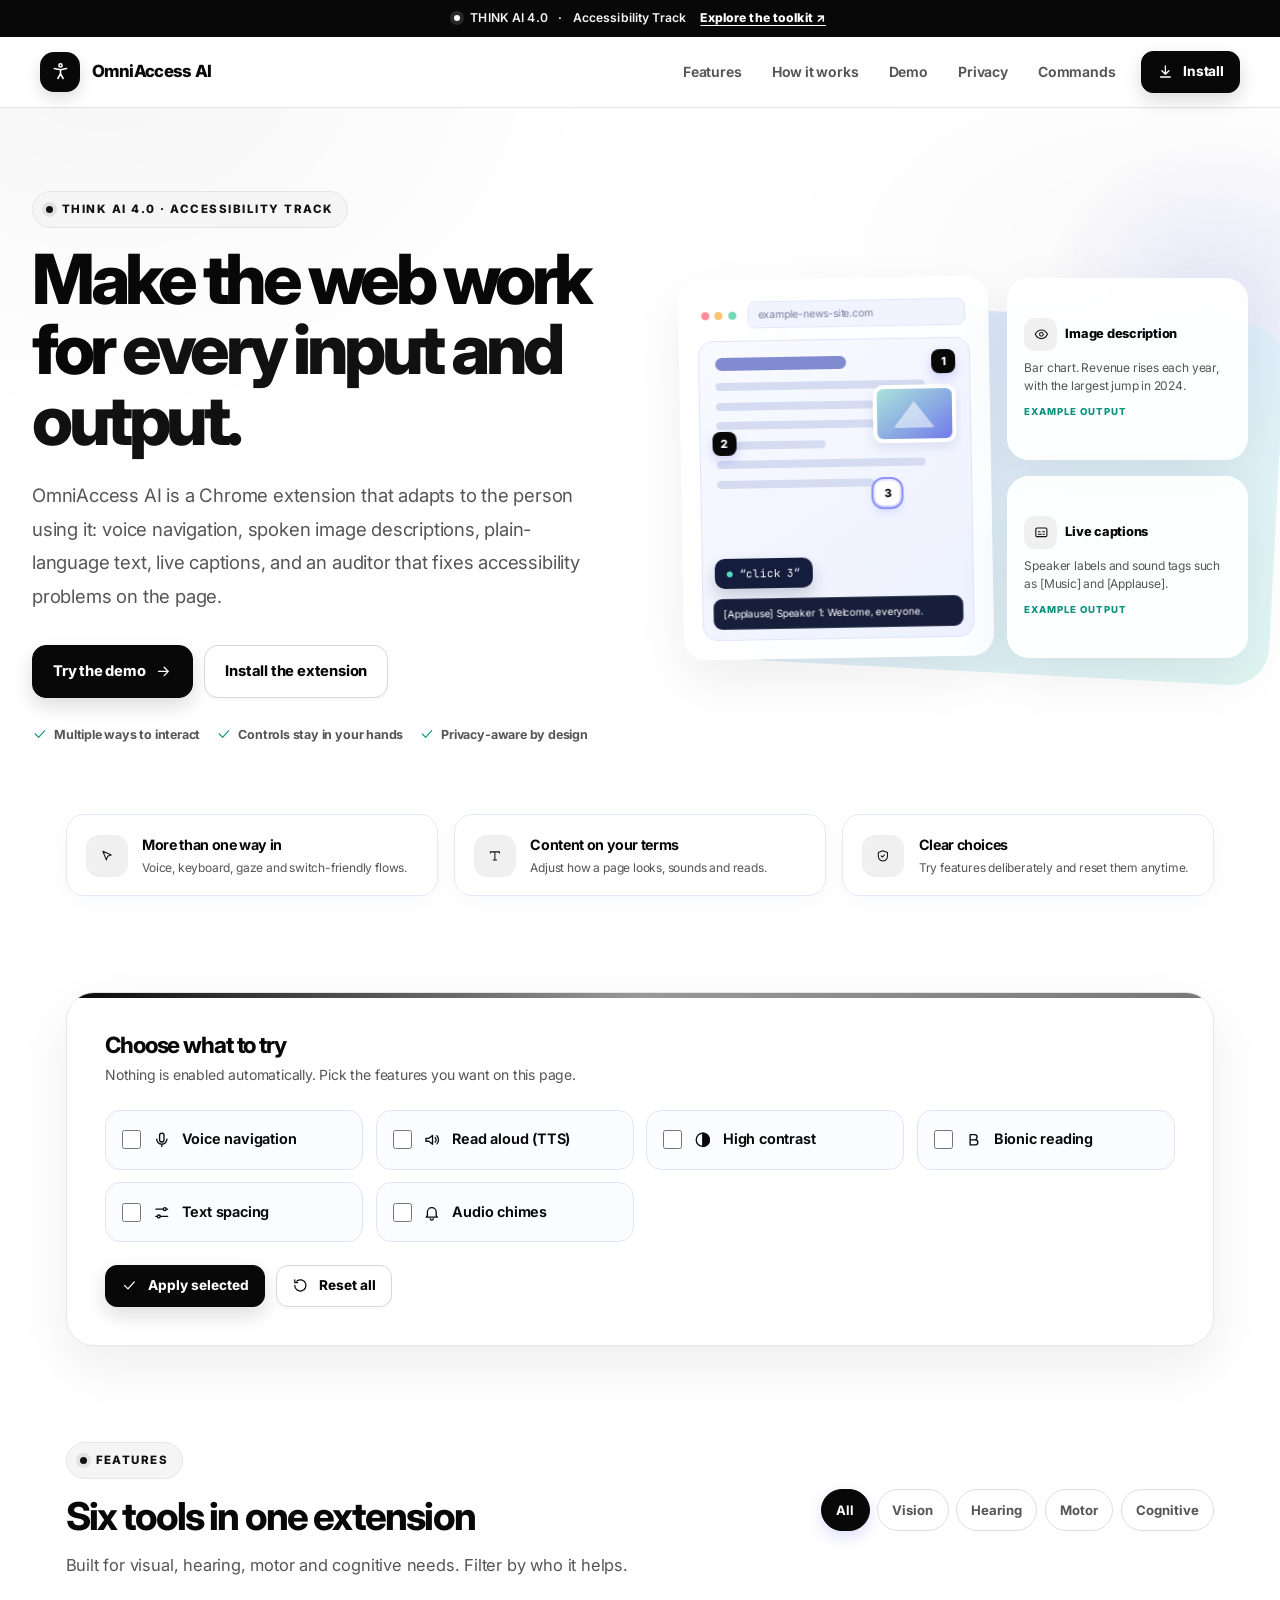
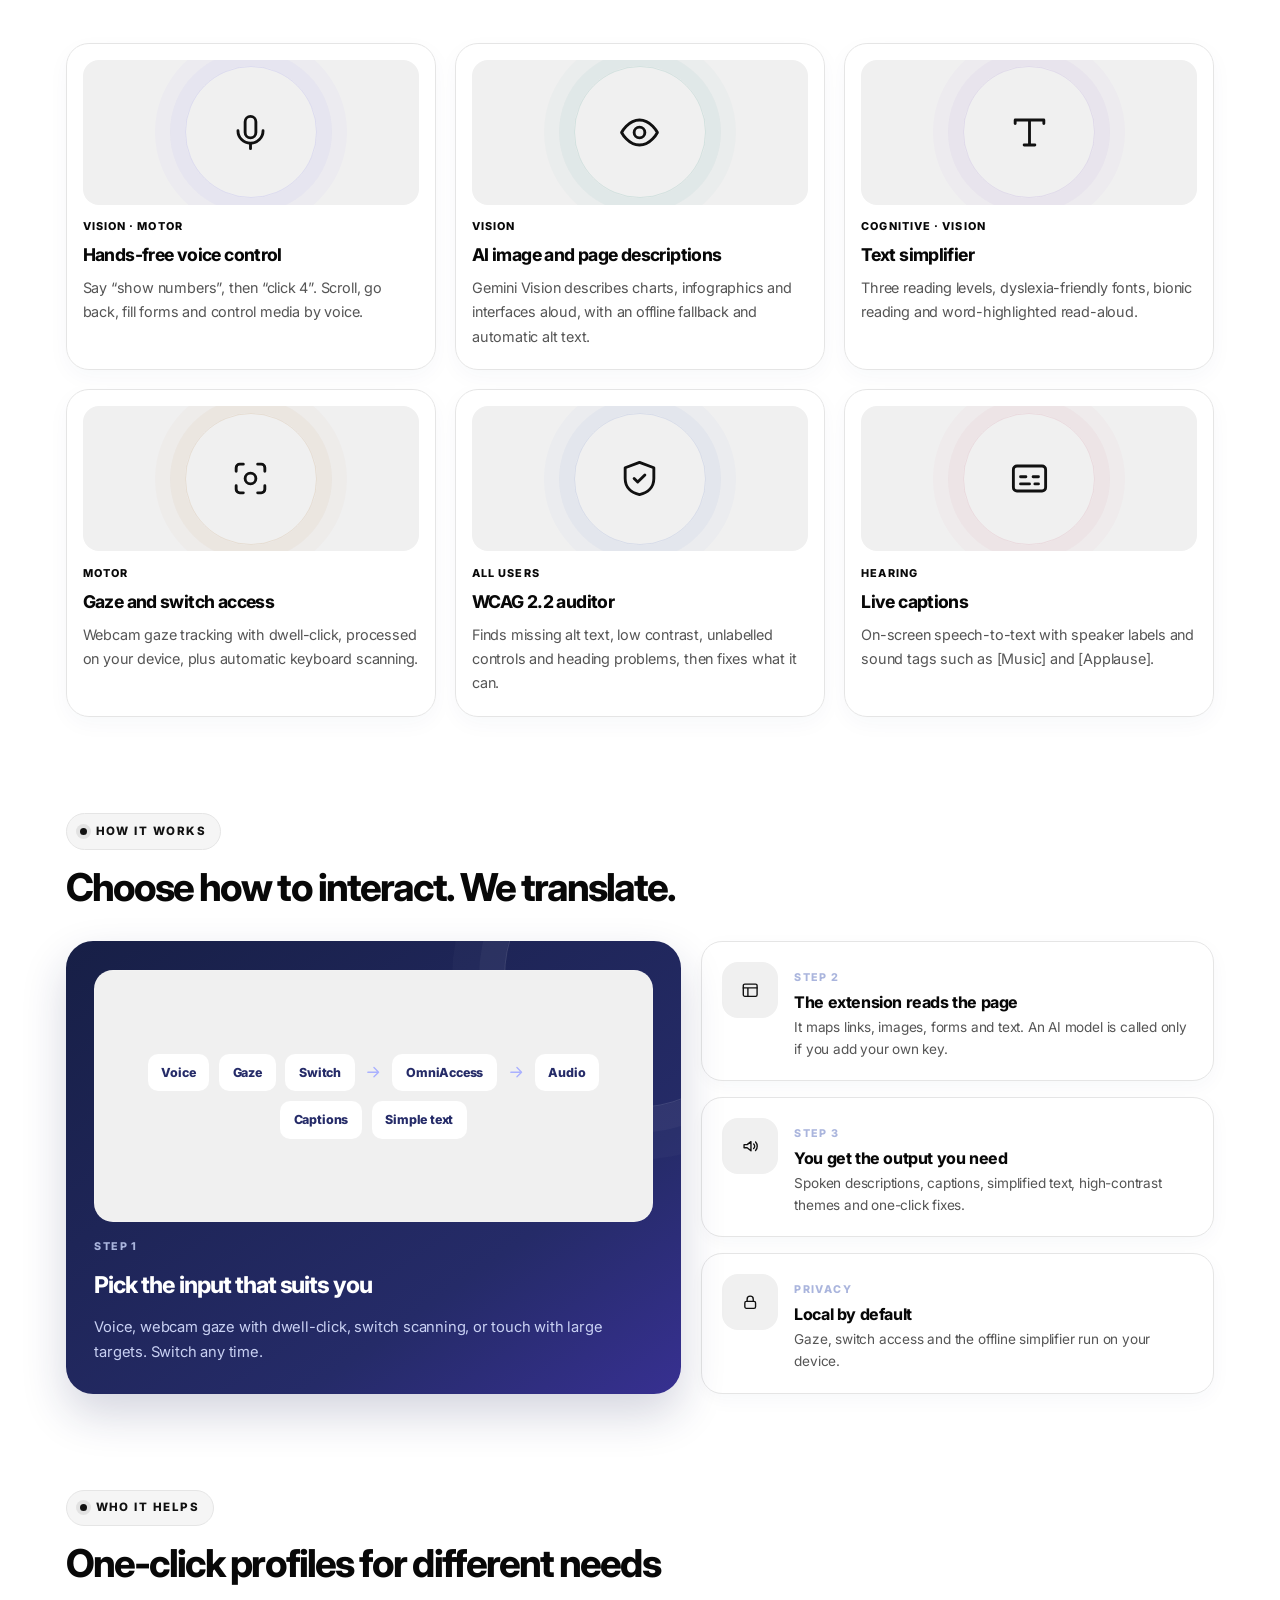
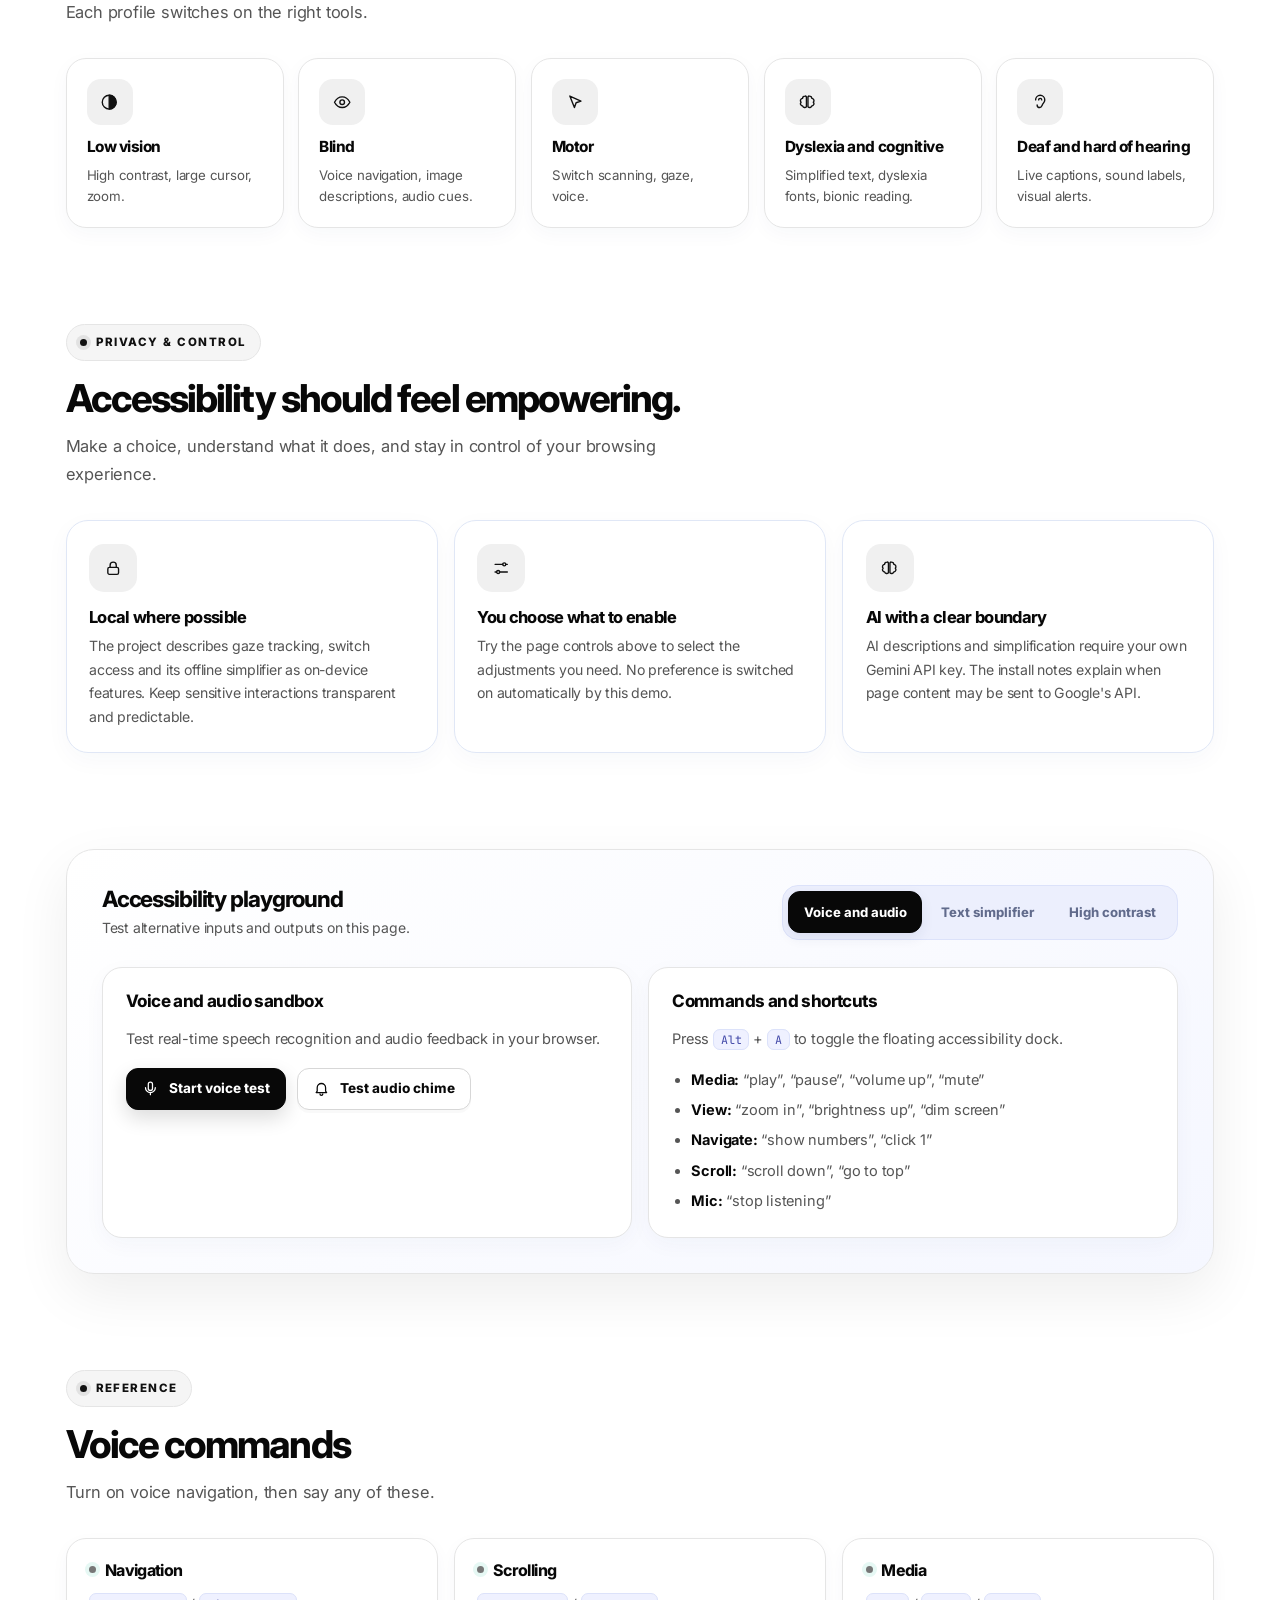
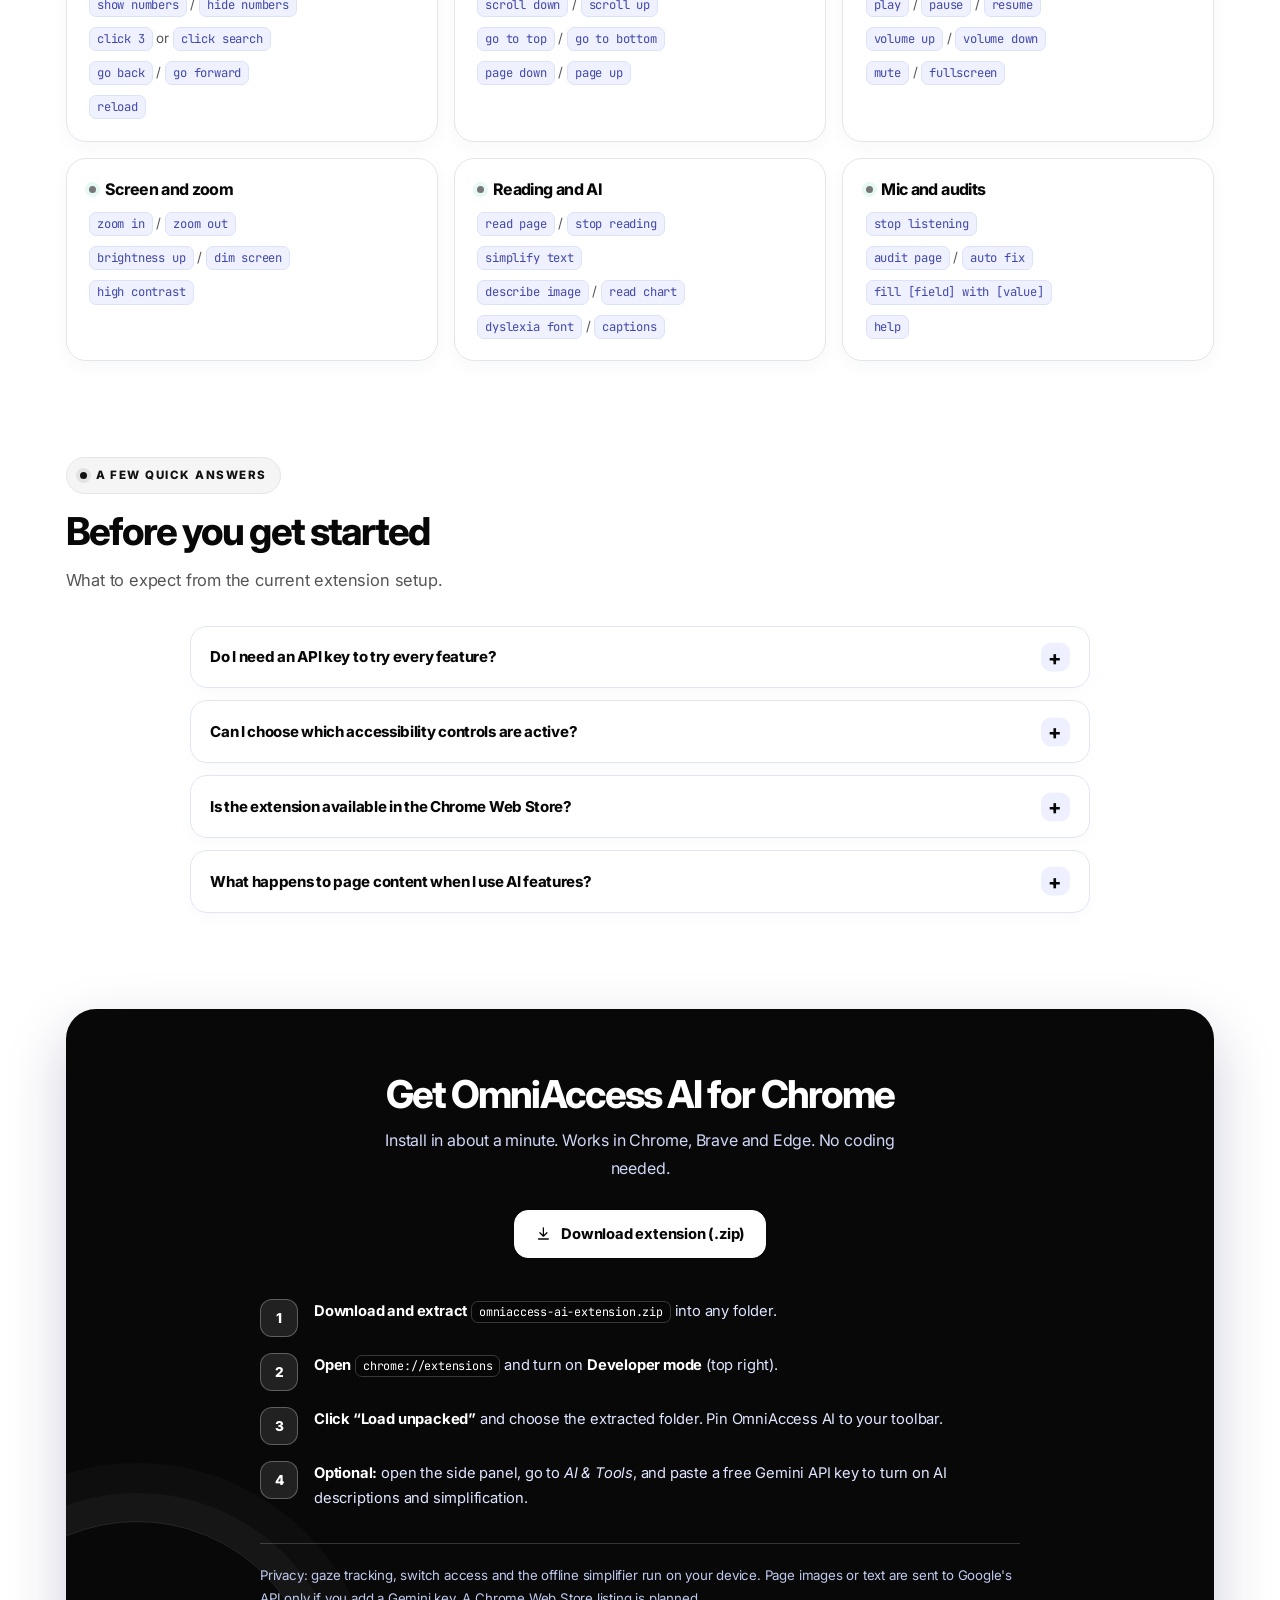
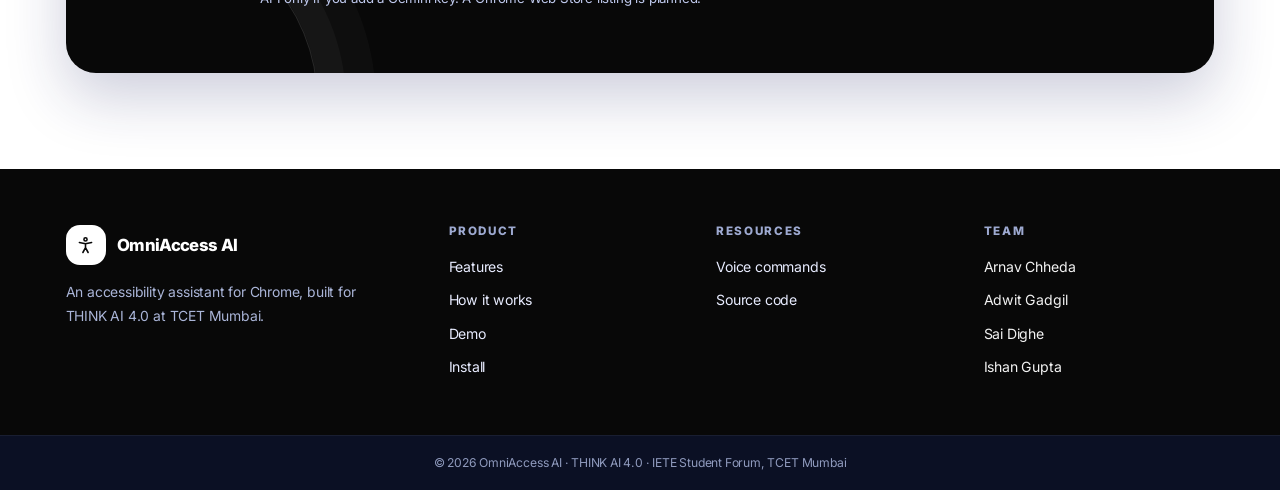
<file: omniaccess-ui-black-white.html>
<!DOCTYPE html>
<html lang="en">
<head>
<meta charset="UTF-8" />
<meta name="viewport" content="width=device-width, initial-scale=1.0" />
<meta name="description" content="OmniAccess AI: a Chrome extension for voice navigation, AI image descriptions, text simplification, live captions and WCAG 2.2 auditing." />
<title>OmniAccess AI — Intelligent Digital Accessibility</title>
<link rel="preconnect" href="https://fonts.googleapis.com" />
<link rel="preconnect" href="https://fonts.gstatic.com" crossorigin />
<link href="https://fonts.googleapis.com/css2?family=Inter:wght@400;500;600;700;800&family=JetBrains+Mono:wght@500&display=swap" rel="stylesheet" />
<style>
:root{
  --bg:#f5f7ff;
  --surface:#ffffff;
  --surface-soft:#eef2ff;
  --ink:#111936;
  --muted:#5d6785;
  --line:#dce3f3;
  --blue:#4f46e5;
  --blue-dark:#3730a3;
  --cyan:#15b8a6;
  --violet:#8b5cf6;
  --navy:#101936;
  --shadow:0 22px 60px rgba(36,53,106,.10);
  --shadow-sm:0 10px 28px rgba(36,53,106,.08);
  --radius:24px;
  --sans:"Inter",system-ui,-apple-system,"Segoe UI",Roboto,sans-serif;
  --mono:"JetBrains Mono",ui-monospace,Consolas,monospace;
}
*{box-sizing:border-box;margin:0;padding:0}
html{scroll-behavior:smooth;scroll-padding-top:6.5rem;-webkit-text-size-adjust:100%}
body{font-family:var(--sans);font-size:16px;font-weight:400;line-height:1.7;letter-spacing:-.012em;background:var(--bg);color:var(--ink);overflow-x:hidden;min-height:100vh;-webkit-font-smoothing:antialiased}
body::before{content:"";position:fixed;inset:0;z-index:-1;pointer-events:none;background:radial-gradient(ellipse at 7% 9%,rgba(99,102,241,.10),transparent 29%),radial-gradient(ellipse at 93% 29%,rgba(20,184,166,.07),transparent 24%)}
button,input{font:inherit;color:inherit}
button{cursor:pointer}
a{color:inherit}
:focus-visible{outline:3px solid #6366f1;outline-offset:4px;border-radius:10px;box-shadow:0 0 0 5px rgba(99,102,241,.12)}
.skip-link{position:absolute;top:-999px;left:1rem;background:var(--navy);color:#fff;padding:.75rem 1.1rem;border-radius:999px;z-index:1000;font-weight:700;text-decoration:none}
.skip-link:focus{top:1rem}
.ic{width:1.15em;height:1.15em;flex:none;fill:none;stroke:currentColor;stroke-width:1.8;stroke-linecap:round;stroke-linejoin:round}
.wrap{max-width:1200px;margin:0 auto;padding:0 1.6rem}
section{margin-bottom:6rem;scroll-margin-top:7rem}
h1,h2,h3{font-weight:750;letter-spacing:-.04em;line-height:1.13}
h1{font-size:clamp(2.75rem,5.4vw,5rem);font-weight:800;letter-spacing:-.065em;line-height:1.02;max-width:720px}
h1 span{color:var(--blue);background:linear-gradient(100deg,#4f46e5 5%,#7c3aed 52%,#0891b2 100%);background-clip:text;-webkit-background-clip:text;-webkit-text-fill-color:transparent}
h2.sec{font-size:clamp(1.8rem,3vw,2.55rem);letter-spacing:-.05em}
.eyebrow{display:inline-flex;align-items:center;gap:.55rem;font-size:.72rem;font-weight:800;letter-spacing:.13em;text-transform:uppercase;color:var(--blue);margin-bottom:1rem;background:#e9eaff;border:1px solid #d9dcff;border-radius:999px;padding:.48rem .82rem}
.eyebrow::before{content:"";width:7px;height:7px;border-radius:50%;background:var(--cyan);box-shadow:0 0 0 4px rgba(21,184,166,.13)}
.sub{color:var(--muted);max-width:650px;margin-top:.75rem;font-size:1.03rem}
.sec-head{display:flex;justify-content:space-between;align-items:flex-end;gap:1.5rem;flex-wrap:wrap;margin-bottom:2rem}
.small{font-size:.875rem;color:var(--muted)}

/* Announcement + navigation */
.announcement{display:flex;justify-content:center;align-items:center;gap:.65rem;flex-wrap:wrap;padding:.5rem 1rem;background:var(--navy);color:#e8edff;font-size:.76rem;font-weight:600;letter-spacing:.01em;text-align:center}
.announcement .announcement-dot{width:6px;height:6px;border-radius:50%;background:#53e0c0;box-shadow:0 0 0 4px rgba(83,224,192,.13)}
.announcement a{color:#aebaff;text-decoration:none;font-weight:800;margin-left:.25rem}
.announcement a:hover{color:#fff}
header{position:sticky;top:0;z-index:100;display:flex;justify-content:space-between;align-items:center;gap:1.5rem;padding:.85rem max(1.6rem,calc((100% - 1200px)/2));background:rgba(248,250,255,.84);backdrop-filter:blur(18px);-webkit-backdrop-filter:blur(18px);border-bottom:1px solid rgba(220,227,243,.88)}
.brand{display:flex;align-items:center;gap:.72rem;color:var(--ink);text-decoration:none;font-weight:800;font-size:1.05rem;letter-spacing:-.04em;white-space:nowrap}
.brand-icon{width:40px;height:40px;border-radius:14px;display:grid;place-items:center;background:linear-gradient(145deg,#5d57f5,#3930a3);color:#fff;box-shadow:0 8px 18px rgba(79,70,229,.24)}
.brand-icon .ic{width:21px;height:21px}
.nav-links{display:flex;gap:.25rem;align-items:center;flex-wrap:wrap}
.nav-link{color:#5b6481;font-weight:650;font-size:.875rem;text-decoration:none;padding:.6rem .82rem;border-radius:12px;min-height:42px;display:inline-flex;align-items:center;transition:background .2s,color .2s}
.nav-link:hover{color:var(--blue);background:#eceeff}
.nav-cta{margin-left:.5rem}
.menu-toggle{display:none;align-items:center;gap:.55rem;border:1px solid var(--line);border-radius:12px;background:#fff;padding:.65rem .8rem;font-weight:750;font-size:.85rem}
.menu-bars{display:grid;gap:4px;width:17px}
.menu-bars span{height:2px;width:100%;border-radius:9px;background:currentColor;display:block}

/* Buttons */
.btn{display:inline-flex;align-items:center;justify-content:center;gap:.6rem;min-height:48px;padding:.78rem 1.25rem;border-radius:14px;font-weight:750;font-size:.92rem;line-height:1.1;text-decoration:none;cursor:pointer;white-space:normal;color:var(--ink);background:#fff;border:1px solid #d9e0f2;box-shadow:0 3px 0 rgba(20,35,80,.035);transition:transform .2s,background .2s,color .2s,box-shadow .2s,border-color .2s}
.btn:hover{background:#f8f9ff;border-color:#bac5f5;transform:translateY(-2px);box-shadow:0 10px 20px rgba(36,53,106,.09)}
.btn:active{transform:translateY(0);box-shadow:none}
.btn .ic{width:1.05rem;height:1.05rem}
.btn-primary{background:linear-gradient(110deg,#4f46e5,#5145d7 60%,#6d4de4);color:#fff;border-color:transparent;box-shadow:0 10px 22px rgba(79,70,229,.24)}
.btn-primary:hover{background:linear-gradient(110deg,#4338ca,#4f46e5);color:#fff;border-color:transparent;box-shadow:0 13px 26px rgba(79,70,229,.3)}
.btn-light{background:#fff;color:var(--navy);border-color:#fff}
.btn-light:hover{background:#e9edff;border-color:#e9edff}
.btn-sm{min-height:42px;padding:.62rem .95rem;font-size:.85rem;border-radius:12px}
.chip{display:inline-flex;align-items:center;min-height:42px;padding:.48rem .9rem;border-radius:999px;font-weight:700;font-size:.82rem;cursor:pointer;background:#fff;border:1px solid var(--line);color:var(--muted);transition:all .18s}
.chip:hover{border-color:#aaaef9;color:var(--blue)}
.chip[aria-pressed="true"]{background:var(--blue);border-color:var(--blue);color:#fff;box-shadow:0 6px 15px rgba(79,70,229,.18)}

/* Hero */
.hero{position:relative;display:grid;grid-template-columns:1.02fr .98fr;gap:3.7rem;align-items:center;max-width:1280px;margin:0 auto;padding:5.2rem 2rem 5rem}
.hero::before{content:"";position:absolute;width:380px;height:380px;right:-130px;top:18px;border-radius:50%;background:radial-gradient(circle,rgba(99,102,241,.13),rgba(99,102,241,0) 68%);pointer-events:none}
.hero>div:first-child{position:relative;z-index:1}
.hero .lead{font-size:clamp(1.02rem,1.5vw,1.16rem);color:var(--muted);margin:1.5rem 0 2rem;max-width:570px;line-height:1.8}
.row{display:flex;gap:.7rem;flex-wrap:wrap;align-items:center}
.hero .row .btn{min-height:53px;padding:.9rem 1.25rem}
.hero-proof{display:flex;gap:.65rem 1rem;align-items:center;flex-wrap:wrap;margin-top:1.6rem;color:var(--muted);font-size:.78rem;font-weight:700}
.hero-proof span{display:inline-flex;align-items:center;gap:.38rem}
.hero-proof .ic{color:#0c9b83;width:1rem;height:1rem}
.stack{position:relative;display:grid;grid-template-columns:1.18fr .92fr;grid-template-rows:auto auto;gap:1rem;isolation:isolate}
.stack::before{content:"";position:absolute;inset:9% -5% -4% 10%;border-radius:38px;background:linear-gradient(145deg,#dfe5ff,#e0f7f3);z-index:-1;transform:rotate(3deg)}
.panel-c{background:rgba(255,255,255,.92);border:1px solid rgba(255,255,255,.9);border-radius:22px;box-shadow:var(--shadow);padding:1.05rem;backdrop-filter:blur(12px)}
.stack .tall{grid-row:span 2;transform:rotate(-1deg);padding:1.1rem}
.mock-bar{display:flex;align-items:center;gap:.35rem;padding:.2rem .25rem .75rem}
.mock-bar i{width:8px;height:8px;border-radius:50%;background:#d4dafa;display:block}
.mock-bar i:first-child{background:#ff8a9a}.mock-bar i:nth-child(2){background:#f7c66d}.mock-bar i:nth-child(3){background:#72d8b8}
.mock-bar span{flex:1;margin-left:.35rem;padding:.25rem .6rem;border-radius:8px;background:#f1f3ff;border:1px solid #e3e7fb;font-size:.65rem;color:#75809f;white-space:nowrap;overflow:hidden;text-overflow:ellipsis}
.mock-body{position:relative;height:300px;border-radius:15px;background:linear-gradient(145deg,#f8faff,#edf1ff);border:1px solid #dfe5fb;padding:1rem;overflow:hidden}
.ln{height:8px;border-radius:8px;background:#d5dcf1;margin-bottom:.72rem}.ln.h{height:13px;width:55%;background:#818bd0}.w90{width:88%}.w70{width:66%}.w80{width:78%}.w50{width:46%}
.mock-img{position:absolute;right:14px;top:46px;width:83px;height:58px;border-radius:10px;background:linear-gradient(145deg,#a9e3db,#717ce9);border:4px solid #fff;box-shadow:0 5px 12px rgba(52,69,143,.12)}
.mock-img::after{content:"";position:absolute;inset:12px 17px 11px 16px;border-radius:4px;background:rgba(255,255,255,.55);clip-path:polygon(50% 0,100% 100%,0 100%)}
.mock-badge{position:absolute;background:var(--blue);color:#fff;font-weight:800;font-size:.7rem;width:24px;height:24px;border-radius:8px;display:grid;place-items:center;box-shadow:0 5px 12px rgba(79,70,229,.22)}
.b1{top:11px;right:14px}.b2{top:90px;left:12px}.b3{top:142px;right:72px;background:#fff;color:var(--blue);outline:2px solid #8b8ff9;outline-offset:2px}
.mock-hud{position:absolute;left:12px;bottom:51px;background:#151d3c;color:#fff;padding:.38rem .75rem;border-radius:10px;font-family:var(--mono);font-size:.68rem;box-shadow:0 8px 16px rgba(17,25,54,.18)}
.mock-hud::before{content:"●";color:#53dfbf;margin-right:.45rem;font-size:.6rem}
.mock-cap{position:absolute;left:10px;right:10px;bottom:10px;background:#171e3a;color:#fff;border:1px solid rgba(255,255,255,.15);border-radius:9px;padding:.48rem .6rem;font-size:.63rem;line-height:1.45}
.mini{display:flex;flex-direction:column;gap:.5rem;min-height:0;justify-content:center;animation:float 6s ease-in-out infinite}
.stack .mini:last-child{animation-delay:-2s}
.mini .t{display:flex;align-items:center;gap:.5rem;font-weight:800;font-size:.8rem;letter-spacing:-.02em}
.mini .tile{display:grid;place-items:center;width:33px;height:33px;border-radius:10px;background:#edf0ff;color:var(--blue)}
.mini p{font-size:.75rem;color:var(--muted);line-height:1.55}
.mini .tag{font-size:.6rem;font-weight:800;letter-spacing:.1em;text-transform:uppercase;color:#0b927d}
@keyframes float{0%,100%{transform:translateY(0)}50%{transform:translateY(-5px)}}

/* quick principles strip */
.principles-strip{display:grid;grid-template-columns:repeat(3,1fr);gap:1rem;margin:-.7rem 0 6rem}
.principle-item{display:flex;align-items:center;gap:.9rem;padding:1.15rem 1.2rem;background:rgba(255,255,255,.8);border:1px solid #e3e8f6;border-radius:18px;box-shadow:0 5px 18px rgba(36,53,106,.035)}
.principle-item .tile{width:42px;height:42px;flex:none;border-radius:13px;background:#eceeff;color:var(--blue);display:grid;place-items:center}
.principle-item strong{display:block;font-size:.89rem;letter-spacing:-.025em}
.principle-item span{display:block;color:var(--muted);font-size:.75rem;line-height:1.45;margin-top:.12rem}

/* Preference controls */
#workspace-start{scroll-margin-top:7rem}
.panel{background:rgba(255,255,255,.94);border:1px solid #e0e6f6;border-radius:28px;box-shadow:var(--shadow);padding:clamp(1.3rem,3vw,2.4rem)}
#welcome-prompt .panel{position:relative;overflow:hidden}
#welcome-prompt .panel::before{content:"";position:absolute;left:0;top:0;width:100%;height:5px;background:linear-gradient(90deg,var(--blue),var(--violet),var(--cyan))}
.opts{display:grid;grid-template-columns:repeat(auto-fit,minmax(215px,1fr));gap:.8rem;margin:1.4rem 0}
.opts label{display:flex;align-items:center;gap:.72rem;min-height:60px;padding:.75rem 1rem;border-radius:15px;cursor:pointer;font-weight:650;font-size:.9rem;border:1px solid #dfe5f4;background:#fbfcff;transition:all .18s}
.opts label:hover{background:#f0f2ff;border-color:#b9c1fb;transform:translateY(-1px)}
.opts label:has(input:checked){background:#efefff;border-color:#9da4f6;box-shadow:inset 0 0 0 1px rgba(79,70,229,.06)}
.opts input{width:19px;height:19px;accent-color:var(--blue);flex:none}
.opts label .ic{color:var(--blue);width:1.1rem;height:1.1rem}
.status{font-size:.875rem;font-weight:700;min-height:1.4rem;color:var(--blue)}

/* Section headings and feature cards */
#features .sec-head{align-items:center}
#features .sec-head>div:first-child{max-width:570px}
#features .row[role="group"]{gap:.45rem}
.fgrid{display:grid;grid-template-columns:repeat(3,minmax(0,1fr));gap:1.2rem}
.fcard{position:relative;display:flex;flex-direction:column;gap:.8rem;padding:1rem 1rem 1.25rem;background:rgba(255,255,255,.92);border:1px solid #e0e6f5;border-radius:23px;box-shadow:0 7px 22px rgba(36,53,106,.035);transition:transform .22s,border-color .22s,box-shadow .22s;overflow:hidden}
.fcard:hover{transform:translateY(-5px);border-color:#c5cafa;box-shadow:var(--shadow-sm)}
.fcard[hidden]{display:none}
.fcard .tile{height:145px;border-radius:16px;background:linear-gradient(140deg,#eef0ff,#dfe4ff);display:grid;place-items:center;color:var(--blue);overflow:hidden;position:relative}
.fcard .tile::before{content:"";position:absolute;width:130px;height:130px;border:1px solid rgba(79,70,229,.12);border-radius:50%;box-shadow:0 0 0 15px rgba(79,70,229,.04),0 0 0 30px rgba(79,70,229,.025)}
.fcard:nth-child(2) .tile{background:linear-gradient(140deg,#e2faf5,#d2f3ed);color:#087e70}.fcard:nth-child(2) .tile::before{border-color:rgba(8,126,112,.13);box-shadow:0 0 0 15px rgba(8,126,112,.045),0 0 0 30px rgba(8,126,112,.025)}
.fcard:nth-child(3) .tile{background:linear-gradient(140deg,#f1eaff,#e5ddff);color:#7745bd}.fcard:nth-child(3) .tile::before{border-color:rgba(119,69,189,.13);box-shadow:0 0 0 15px rgba(119,69,189,.045),0 0 0 30px rgba(119,69,189,.025)}
.fcard:nth-child(4) .tile{background:linear-gradient(140deg,#fff3dc,#ffebc4);color:#a05b08}.fcard:nth-child(4) .tile::before{border-color:rgba(160,91,8,.13);box-shadow:0 0 0 15px rgba(160,91,8,.045),0 0 0 30px rgba(160,91,8,.025)}
.fcard:nth-child(5) .tile{background:linear-gradient(140deg,#e3edff,#d8e2ff);color:#3159bc}.fcard:nth-child(5) .tile::before{border-color:rgba(49,89,188,.13);box-shadow:0 0 0 15px rgba(49,89,188,.045),0 0 0 30px rgba(49,89,188,.025)}
.fcard:nth-child(6) .tile{background:linear-gradient(140deg,#ffe8ee,#ffdae5);color:#be4569}.fcard:nth-child(6) .tile::before{border-color:rgba(190,69,105,.13);box-shadow:0 0 0 15px rgba(190,69,105,.045),0 0 0 30px rgba(190,69,105,.025)}
.fcard .tile .ic{width:43px;height:43px;stroke-width:1.6;position:relative;z-index:1}
.fcard .cat{font-size:.68rem;color:var(--blue);font-weight:800;text-transform:uppercase;letter-spacing:.1em}
.fcard h3{font-size:1.1rem;margin-top:-.2rem;letter-spacing:-.035em}
.fcard p{font-size:.9rem;color:var(--muted);line-height:1.7;margin-top:-.15rem}

/* How it works */
.story{display:grid;grid-template-columns:1.2fr 1fr;gap:1.25rem}
.story .big{position:relative;overflow:hidden;background:linear-gradient(145deg,#171f46,#252b68 70%,#373091);color:#fff;border-radius:27px;padding:1.8rem;box-shadow:0 20px 45px rgba(25,32,83,.19);display:flex;flex-direction:column;gap:1rem;min-height:370px;justify-content:flex-end}
.story .big::before{content:"";position:absolute;right:-85px;top:-95px;width:260px;height:260px;border:1px solid rgba(255,255,255,.13);border-radius:50%;box-shadow:0 0 0 25px rgba(255,255,255,.035),0 0 0 52px rgba(255,255,255,.025)}
.story .big .tile{position:relative;z-index:1;flex:1;border-radius:19px;background:linear-gradient(140deg,rgba(255,255,255,.13),rgba(255,255,255,.05));border:1px solid rgba(255,255,255,.15);display:grid;place-items:center;min-height:175px;padding:.6rem}
.flow{display:flex;align-items:center;gap:.6rem;flex-wrap:wrap;justify-content:center;padding:1rem}
.flow b{padding:.45rem .8rem;border-radius:10px;background:#fff;color:#252b68;border:1px solid rgba(255,255,255,.8);font-size:.78rem;font-weight:800}
.flow .ic{color:#aab1ff}
.story .side{display:grid;gap:1rem}
.story .item{display:grid;grid-template-columns:56px 1fr;gap:1rem;align-items:start;padding:1.25rem;border-radius:21px;background:#fff;border:1px solid #e1e6f4;box-shadow:0 6px 20px rgba(36,53,106,.035)}
.story .item .tile{width:56px;height:56px;border-radius:16px;background:#eef0ff;color:var(--blue);display:grid;place-items:center}
.story .item h3{font-size:1rem;letter-spacing:-.025em;margin:.2rem 0 .3rem}
.story .item p{font-size:.85rem;color:var(--muted);line-height:1.65}
.num{font-size:.67rem;font-weight:800;letter-spacing:.13em;color:#aab5dd;text-transform:uppercase}
.story .big h3{font-size:1.45rem;letter-spacing:-.045em;position:relative;z-index:1}
.story .big p{color:#c9d1f3;position:relative;z-index:1;font-size:.92rem}

/* Profiles */
.pgrid{display:grid;grid-template-columns:repeat(5,minmax(0,1fr));gap:.9rem}
.pcard{padding:1.25rem;border-radius:20px;background:#fff;border:1px solid #e1e7f5;box-shadow:0 6px 20px rgba(36,53,106,.035);display:flex;flex-direction:column;gap:.6rem;transition:transform .2s,box-shadow .2s}
.pcard:hover{transform:translateY(-4px);box-shadow:var(--shadow-sm)}
.pcard .tile{width:46px;height:46px;border-radius:14px;background:#eff0ff;color:var(--blue);display:grid;place-items:center;margin-bottom:.2rem}
.pcard h3{font-size:.96rem;letter-spacing:-.03em}
.pcard p{font-size:.83rem;color:var(--muted);line-height:1.6}

/* Privacy cards */
.privacy-grid{display:grid;grid-template-columns:repeat(3,minmax(0,1fr));gap:1rem}
.privacy-card{background:#fff;border:1px solid #e0e7f6;border-radius:22px;padding:1.4rem;box-shadow:0 7px 24px rgba(36,53,106,.035)}
.privacy-card .tile{display:grid;place-items:center;width:48px;height:48px;border-radius:15px;background:#e8f8f4;color:#078875;margin-bottom:1rem}
.privacy-card:nth-child(2) .tile{background:#eeefff;color:var(--blue)}
.privacy-card:nth-child(3) .tile{background:#fff2df;color:#a86309}
.privacy-card h3{font-size:1.03rem;margin-bottom:.45rem}
.privacy-card p{font-size:.88rem;color:var(--muted);line-height:1.7}

/* Interactive playground */
.demo-card{background:linear-gradient(145deg,#fff,#f5f7ff);border-color:#dbe2f5;padding:clamp(1.3rem,3vw,2.2rem)}
.demo-head{display:flex;justify-content:space-between;align-items:center;gap:1.25rem;flex-wrap:wrap;margin-bottom:1.7rem}
.demo-tabs{display:flex;gap:.25rem;flex-wrap:wrap;padding:.35rem;border-radius:16px;background:#eceffd;border:1px solid #dce2fa}
.demo-tab-btn{min-height:42px;padding:.55rem .9rem;border-radius:12px;background:transparent;border:1px solid transparent;color:#616b8c;cursor:pointer;font-weight:750;font-size:.82rem;transition:all .18s}
.demo-tab-btn:hover{color:var(--blue)}
.demo-tab-btn.active{background:#fff;color:var(--blue);border-color:#dbe0fb;box-shadow:0 5px 13px rgba(36,53,106,.08)}
.pane{display:grid;gap:1rem}.pane.two{grid-template-columns:1fr 1fr}
.interactive-box{border:1px solid #dfe5f5;border-radius:20px;padding:1.45rem;background:#fff;display:flex;flex-direction:column;gap:1rem;box-shadow:0 6px 22px rgba(36,53,106,.035)}
.interactive-box h3{font-size:1.07rem;letter-spacing:-.035em}
.interactive-box p,.interactive-box li{color:var(--muted);font-size:.91rem;line-height:1.7}
.interactive-box ul{padding-left:1.2rem;display:grid;gap:.35rem}
.interactive-box strong{color:var(--ink)}
#demo-sample-text{line-height:1.9;font-size:1.03rem;color:var(--ink);padding:1.1rem 1.2rem;border-radius:14px;border:1px solid #e4e8f6;border-left:4px solid var(--blue);background:#f7f8ff}
kbd,code{background:#eff1ff;border:1px solid #dce2fa;border-radius:7px;padding:2px 7px;font-family:var(--mono);font-size:.8em;color:#4148a8}
.note{font-weight:700;min-height:1.4rem;font-size:.87rem;color:var(--blue)}

/* Voice commands */
.cmds{display:grid;grid-template-columns:repeat(3,minmax(0,1fr));gap:1rem}
.cmds>div{padding:1.35rem 1.4rem;border-radius:20px;background:#fff;border:1px solid #e1e7f5;box-shadow:0 6px 18px rgba(36,53,106,.035);transition:transform .2s,border-color .2s}
.cmds>div:hover{transform:translateY(-3px);border-color:#c5cbf8}
.cmds h3{font-size:1rem;margin-bottom:.85rem;display:flex;align-items:center;gap:.55rem}
.cmds h3::before{content:"";display:block;width:7px;height:7px;border-radius:50%;background:var(--cyan);box-shadow:0 0 0 4px #e6f8f4}
.cmds ul{list-style:none;display:grid;gap:.62rem;font-size:.84rem;color:var(--muted)}
.cmds code{font-size:.76rem;white-space:normal;display:inline-block;line-height:1.5}

/* FAQs */
.faq-list{display:grid;gap:.75rem;max-width:900px;margin:0 auto}
.faq-list details{background:#fff;border:1px solid #e0e6f5;border-radius:17px;padding:0 1.2rem;box-shadow:0 5px 18px rgba(36,53,106,.025)}
.faq-list details[open]{border-color:#c9cdfb;box-shadow:0 8px 24px rgba(36,53,106,.06)}
.faq-list summary{position:relative;list-style:none;cursor:pointer;padding:1.1rem 2.2rem 1.1rem 0;font-weight:750;font-size:.94rem;letter-spacing:-.02em}
.faq-list summary::-webkit-details-marker{display:none}
.faq-list summary::after{content:"+";position:absolute;right:0;top:50%;transform:translateY(-50%);display:grid;place-items:center;width:29px;height:29px;border-radius:10px;background:#eef0ff;color:var(--blue);font-size:1.25rem;line-height:1}
.faq-list details[open] summary::after{content:"−"}
.faq-list details p{padding:0 0 1.2rem;color:var(--muted);font-size:.9rem;line-height:1.75;max-width:780px}

/* Install band */
.band{position:relative;overflow:hidden;background:radial-gradient(circle at 100% 0,rgba(128,101,255,.42),transparent 34%),linear-gradient(135deg,#111a3b,#252a65 70%,#302c7b);color:#fff;border-radius:30px;padding:clamp(2.5rem,5vw,4rem) 2rem;text-align:center;box-shadow:0 24px 60px rgba(29,34,96,.22)}
.band::before{content:"";position:absolute;left:-110px;bottom:-210px;width:360px;height:360px;border:1px solid rgba(255,255,255,.13);border-radius:50%;box-shadow:0 0 0 28px rgba(255,255,255,.03),0 0 0 58px rgba(255,255,255,.025);pointer-events:none}
.band>*{position:relative;z-index:1}
.band h2{font-size:clamp(1.8rem,3vw,2.65rem);letter-spacing:-.05em;margin-bottom:.7rem}
.band .lead2{color:#d0d7f5;max-width:560px;margin:0 auto 1.75rem;font-size:1rem}
.steps{max-width:760px;margin:2.6rem auto 0;text-align:left;display:grid;gap:1rem;list-style:none;counter-reset:s}
.steps li{counter-increment:s;display:grid;grid-template-columns:38px 1fr;gap:1rem;align-items:start;color:#dfe5ff;font-size:.92rem;line-height:1.7}
.steps li::before{content:counter(s);width:36px;height:36px;border-radius:12px;background:rgba(255,255,255,.1);border:1px solid rgba(255,255,255,.28);display:grid;place-items:center;font-weight:800;font-size:.85rem;color:#fff}
.steps strong{color:#fff}
.band code{background:rgba(0,0,0,.23);border-color:rgba(255,255,255,.2);color:#fff}
.band .tip{margin:2rem auto 0;max-width:760px;font-size:.83rem;color:#bfc9ed;text-align:left;border-top:1px solid rgba(255,255,255,.18);padding-top:1.25rem}

/* Footer */
footer{background:#101731;color:#e8ecff;margin-top:2rem}
.foot{max-width:1200px;margin:0 auto;padding:3.5rem 1.6rem;display:grid;grid-template-columns:1.5fr 1fr 1fr 1fr;gap:2.3rem}
.foot h2{font-size:.73rem;letter-spacing:.14em;text-transform:uppercase;color:#9da9d0;margin-bottom:1rem;font-weight:800}
.foot ul{list-style:none;display:grid;gap:.6rem;font-size:.88rem}
.foot a{color:#e8ecff;text-decoration:none;transition:color .16s}
.foot a:hover{color:#aeb4ff}
.foot p{color:#aab5d8;font-size:.87rem;margin-top:1rem;max-width:300px;line-height:1.7}
.foot .brand{color:#fff}.foot .brand-icon{background:linear-gradient(145deg,#7b74ff,#4f46e5);color:#fff;box-shadow:none}
.legal{background:#0b1024;color:#8f9abd;font-size:.76rem;text-align:center;padding:1.05rem 1rem;border-top:1px solid rgba(255,255,255,.06)}
.back-to-top{position:fixed;right:1.2rem;bottom:1.2rem;z-index:90;width:46px;height:46px;border:1px solid rgba(255,255,255,.4);border-radius:15px;background:var(--blue);color:#fff;display:grid;place-items:center;box-shadow:0 10px 24px rgba(79,70,229,.28);opacity:0;visibility:hidden;transform:translateY(8px);transition:all .2s;text-decoration:none}
.back-to-top.visible{opacity:1;visibility:visible;transform:translateY(0)}
.back-to-top:hover{background:var(--blue-dark);transform:translateY(-2px)}

/* Contrast modes retained for the demo controls */
html[data-omni-contrast="yellow-black"],html[data-omni-contrast="yellow-black"] body{background:#000!important;color:#ff0!important}
html[data-omni-contrast="yellow-black"] *{box-shadow:none!important;border-color:#ff0!important}
html[data-omni-contrast="yellow-black"] :is(header,footer,.foot,.legal,.panel,.panel-c,.demo-card,.interactive-box,.big,.item,.pcard,.cmds div,.band,.opts label,.btn,.chip,.demo-tabs,.tile,.fcard,.privacy-card,.principle-item,.faq-list details){background:#000!important;color:#ff0!important}
html[data-omni-contrast="yellow-black"] :is(h1,h2,h3,p,span,li,small,label,a,b,.num,code,kbd,.eyebrow,.cat,.sub,.lead,.lead2){color:#ff0!important;background:transparent!important;-webkit-text-fill-color:#ff0!important}
html[data-omni-contrast="yellow-black"] :is(.btn,.chip,.opts label){border:2px solid #ff0!important}
html[data-omni-contrast="yellow-black"] :is(.demo-tab-btn.active,.chip[aria-pressed="true"]){background:#ff0!important;color:#000!important}
html[data-omni-contrast="yellow-black"] .ic{stroke:#ff0!important}
html[data-omni-contrast="yellow-black"] .fcard .tile,html[data-omni-contrast="yellow-black"] .fcard .tile::before{background:#000!important}

@media(max-width:1050px){
  .hero{grid-template-columns:1fr .9fr;gap:2.2rem;padding-top:4.3rem}
  .pgrid{grid-template-columns:repeat(3,minmax(0,1fr))}
  .fgrid{gap:1rem}
  .nav-link{padding:.55rem .65rem}
}
@media(max-width:850px){
  header{padding:.75rem 1.25rem}
  .hero{grid-template-columns:1fr;gap:2.3rem;padding:3.6rem 1.35rem 4rem}
  .hero>div:first-child{max-width:760px}
  .stack{max-width:680px;width:100%;margin:0 auto}
  .principles-strip{grid-template-columns:1fr;margin-top:0;margin-bottom:5rem}
  .principle-item{padding:1rem}
  .story,.pane.two{grid-template-columns:1fr}
  .fgrid{grid-template-columns:repeat(2,minmax(0,1fr))}
  .privacy-grid{grid-template-columns:1fr 1fr}
  .privacy-card:last-child{grid-column:1/-1}
  .foot{grid-template-columns:1fr 1fr}
  .cmds{grid-template-columns:repeat(2,minmax(0,1fr))}
  .demo-head{align-items:flex-start}
}
@media(max-width:680px){
  .announcement{font-size:.69rem;gap:.4rem}
  header{padding:.7rem 1rem;gap:.65rem}
  .brand{font-size:1rem}.brand-icon{width:36px;height:36px;border-radius:12px}
  .menu-toggle{display:inline-flex;margin-left:auto}
  .nav-links{display:none;position:absolute;top:calc(100% + 7px);left:.8rem;right:.8rem;align-items:stretch;flex-direction:column;gap:.25rem;padding:.7rem;background:rgba(255,255,255,.98);border:1px solid var(--line);border-radius:18px;box-shadow:var(--shadow);backdrop-filter:blur(18px)}
  .nav-links.is-open{display:flex}
  .nav-link{display:flex;width:100%;padding:.72rem .85rem;border-radius:12px}
  .nav-cta{margin:.25rem 0 0;width:100%}
  .wrap{padding:0 1rem}
  section{margin-bottom:4.5rem}
  .hero{padding:3rem 1rem 3.1rem;gap:2rem}
  h1{font-size:clamp(2.5rem,12vw,3.8rem)}
  .hero .lead{font-size:1rem;margin:1.2rem 0 1.6rem}
  .hero .row .btn{width:100%}
  .hero-proof{gap:.6rem .8rem;font-size:.73rem}
  .stack{grid-template-columns:1.08fr .92fr;gap:.65rem}
  .stack .tall{padding:.7rem;border-radius:17px}
  .panel-c{padding:.7rem;border-radius:17px}
  .mock-body{height:250px;padding:.7rem}
  .mock-img{width:65px;height:46px;right:8px;top:41px}
  .mock-hud{left:8px;bottom:49px;font-size:.61rem}
  .mock-cap{left:7px;right:7px;bottom:7px;font-size:.55rem}
  .b3{right:43px;top:130px}
  .mini .t{font-size:.7rem;align-items:flex-start}.mini .tile{width:28px;height:28px;flex:none}.mini p{font-size:.68rem}.mini .tag{font-size:.54rem}
  .principles-strip{gap:.65rem;margin-bottom:4.5rem}
  .panel{border-radius:22px;padding:1.2rem}
  .opts{grid-template-columns:1fr;gap:.6rem}
  .sec-head{align-items:flex-start;gap:1rem;margin-bottom:1.4rem}
  #features .sec-head{align-items:flex-start}
  #features .row[role="group"]{width:100%}
  .chip{min-height:38px;padding:.4rem .7rem;font-size:.75rem}
  .fgrid{grid-template-columns:1fr;gap:.85rem}
  .fcard{padding:.8rem .8rem 1.1rem;border-radius:20px}
  .fcard .tile{height:125px}
  .story .big{padding:1.3rem;min-height:350px;border-radius:23px}
  .flow{padding:.35rem;gap:.4rem}
  .flow b{font-size:.69rem;padding:.42rem .6rem}
  .story .item{grid-template-columns:46px 1fr;padding:1rem;gap:.8rem}
  .story .item .tile{width:46px;height:46px;border-radius:13px}
  .pgrid{grid-template-columns:1fr 1fr;gap:.7rem}
  .pcard{padding:1rem;border-radius:17px}
  .pcard h3{font-size:.9rem}
  .pcard p{font-size:.78rem}
  .privacy-grid{grid-template-columns:1fr}
  .privacy-card:last-child{grid-column:auto}
  .demo-head{gap:1rem}
  .demo-tabs{width:100%;display:grid;grid-template-columns:1fr;gap:.3rem;border-radius:15px}
  .demo-tab-btn{text-align:left;width:100%}
  .interactive-box{padding:1rem;border-radius:17px}
  .cmds{grid-template-columns:1fr}
  .band{padding:2.5rem 1.2rem;border-radius:23px}
  .steps li{grid-template-columns:34px 1fr;gap:.75rem;font-size:.86rem}
  .steps li::before{width:32px;height:32px}
  .foot{grid-template-columns:1fr;padding:2.7rem 1.2rem;gap:1.8rem}
  .foot p{max-width:420px}
  .legal{font-size:.7rem;line-height:1.6}
}
@media(max-width:380px){
  .stack{grid-template-columns:1fr}
  .stack .tall{grid-row:auto;transform:none}
  .mock-body{height:260px}
  .stack .mini{display:grid;grid-template-columns:auto 1fr;align-items:center;column-gap:.7rem}
  .stack .mini .tag{grid-column:2}
  .pgrid{grid-template-columns:1fr}
  .hero-proof{display:grid;grid-template-columns:1fr 1fr}
}
@media(prefers-reduced-motion:reduce){*,*::before,*::after{transition:none!important;animation:none!important;scroll-behavior:auto!important}}
@media(forced-colors:active){.btn,.chip,.opts label,.demo-tab-btn,.faq-list details{border:2px solid ButtonText}.demo-tab-btn.active,.chip[aria-pressed="true"]{border-color:Highlight}}



/* Monochrome refresh: crisp black, white and soft neutral surfaces */
:root{
  --bg:#ffffff;
  --surface:#ffffff;
  --surface-soft:#f5f5f5;
  --ink:#080808;
  --muted:#555555;
  --line:#dedede;
  --blue:#080808;
  --blue-dark:#222222;
  --cyan:#777777;
  --violet:#999999;
  --navy:#080808;
  --shadow:0 20px 55px rgba(0,0,0,.07);
  --shadow-sm:0 8px 24px rgba(0,0,0,.06);
}
body::before{background:radial-gradient(ellipse at 8% 8%,rgba(0,0,0,.035),transparent 30%),radial-gradient(ellipse at 92% 28%,rgba(0,0,0,.025),transparent 25%)}
h1 span{color:#111;background:none;-webkit-text-fill-color:#111}
.eyebrow{color:#111;background:#f5f5f5;border-color:#e5e5e5}
.eyebrow::before{background:#111;box-shadow:0 0 0 4px rgba(0,0,0,.08)}
.announcement{background:#080808;color:#f5f5f5}
.announcement .announcement-dot{background:#fff;box-shadow:0 0 0 4px rgba(255,255,255,.13)}
.announcement a{color:#fff;text-decoration:underline;text-underline-offset:3px}
header{background:rgba(255,255,255,.92);border-bottom-color:#e5e5e5}
.brand-icon{background:#080808;color:#fff;box-shadow:0 7px 16px rgba(0,0,0,.13)}
.nav-link{color:#555}
.nav-link:hover{color:#000;background:#f1f1f1}
.btn{color:#080808;background:#fff;border-color:#d7d7d7;box-shadow:0 3px 0 rgba(0,0,0,.025)}
.btn:hover{background:#f5f5f5;border-color:#999;box-shadow:0 10px 20px rgba(0,0,0,.07)}
.btn-primary{background:#080808;color:#fff;border-color:#080808;box-shadow:0 8px 20px rgba(0,0,0,.14)}
.btn-primary:hover{background:#292929;color:#fff;border-color:#292929;box-shadow:0 12px 24px rgba(0,0,0,.17)}
.btn-light{background:#fff;color:#080808;border-color:#fff}
.btn-light:hover{background:#ededed;border-color:#ededed}
.chip[aria-pressed="true"],.demo-tab-btn.active{background:#080808;border-color:#080808;color:#fff}
.hero-visual,.visual-window,.feature-visual,.demo-visual{border-color:#e5e5e5}
.card,.panel,.feature-card,.pcard,.interactive-box,.story .item,.cmds>div{border-color:#e5e5e5}
.feature-card:hover,.pcard:hover{border-color:#bdbdbd;box-shadow:0 18px 36px rgba(0,0,0,.08)}
.tile,.feature-icon,.profile-icon{background:#f0f0f0!important;color:#111!important}
.band,.cta-band{background:#080808!important;color:#fff!important}
.band h2,.band p,.cta-band h2,.cta-band p{color:#fff}
footer{background:#080808;color:#f2f2f2}
.foot .brand-icon{background:#fff;color:#080808}
:focus-visible{outline-color:#000;box-shadow:0 0 0 5px rgba(0,0,0,.1)}
@media(prefers-reduced-motion:reduce){*,*::before,*::after{animation-duration:.01ms!important;animation-iteration-count:1!important;transition-duration:.01ms!important}}

</style>
</head>
<body>
<svg width="0" height="0" style="position:absolute" aria-hidden="true" focusable="false">
  <defs>
    <symbol id="i-logo" viewBox="0 0 24 24"><circle cx="12" cy="5" r="1.8"/><path d="M5 8.5l7 1.5 7-1.5M12 10v4.5M9 20l3-5.5 3 5.5"/></symbol>
    <symbol id="i-mic" viewBox="0 0 24 24"><path d="M12 3a3 3 0 0 0-3 3v6a3 3 0 0 0 6 0V6a3 3 0 0 0-3-3z"/><path d="M19 11a7 7 0 0 1-14 0M12 18v3"/></symbol>
    <symbol id="i-eye" viewBox="0 0 24 24"><path d="M2 12s3.6-7 10-7 10 7 10 7-3.6 7-10 7S2 12 2 12z"/><circle cx="12" cy="12" r="3"/></symbol>
    <symbol id="i-type" viewBox="0 0 24 24"><path d="M4 7V5h16v2M9 19h6M12 5v14"/></symbol>
    <symbol id="i-gaze" viewBox="0 0 24 24"><path d="M4 8V6a2 2 0 0 1 2-2h2M16 4h2a2 2 0 0 1 2 2v2M20 16v2a2 2 0 0 1-2 2h-2M8 20H6a2 2 0 0 1-2-2v-2"/><circle cx="12" cy="12" r="3"/></symbol>
    <symbol id="i-shield" viewBox="0 0 24 24"><path d="M12 3l8 3v6c0 5-3.5 8-8 9-4.5-1-8-4-8-9V6l8-3z"/><path d="M9 12l2 2 4-4"/></symbol>
    <symbol id="i-captions" viewBox="0 0 24 24"><rect x="3" y="5" width="18" height="14" rx="2"/><path d="M7 11h3M7 15h5M14 11h3M15 15h2"/></symbol>
    <symbol id="i-download" viewBox="0 0 24 24"><path d="M12 4v11M7 11l5 5 5-5M5 20h14"/></symbol>
    <symbol id="i-arrow" viewBox="0 0 24 24"><path d="M5 12h14M13 6l6 6-6 6"/></symbol>
    <symbol id="i-code" viewBox="0 0 24 24"><path d="M8 8l-4 4 4 4M16 8l4 4-4 4M14 5l-4 14"/></symbol>
    <symbol id="i-ear" viewBox="0 0 24 24"><path d="M6 9a6 6 0 0 1 12 0c0 3-2 4-3 6s-1 4-3.5 4A3.5 3.5 0 0 1 8 15.5"/><path d="M10 9a2 2 0 0 1 4 0"/></symbol>
    <symbol id="i-pointer" viewBox="0 0 24 24"><path d="M5 4l6 15 2.2-6.3L19.5 10.5 5 4z"/></symbol>
    <symbol id="i-brain" viewBox="0 0 24 24"><path d="M9 4a3 3 0 0 0-3 3 3 3 0 0 0-2 5 3 3 0 0 0 2 5 3 3 0 0 0 5 1V5a2 2 0 0 0-2-1z"/><path d="M15 4a3 3 0 0 1 3 3 3 3 0 0 1 2 5 3 3 0 0 1-2 5 3 3 0 0 1-5 1V5a2 2 0 0 1 2-1z"/></symbol>
    <symbol id="i-globe" viewBox="0 0 24 24"><circle cx="12" cy="12" r="9"/><path d="M3 12h18M12 3c3 3 3 15 0 18M12 3c-3 3-3 15 0 18"/></symbol>
    <symbol id="i-volume" viewBox="0 0 24 24"><path d="M4 10v4h4l5 4V6L8 10H4z"/><path d="M16.5 9a4 4 0 0 1 0 6M19 6.5a8 8 0 0 1 0 11"/></symbol>
    <symbol id="i-contrast" viewBox="0 0 24 24"><circle cx="12" cy="12" r="9"/><path d="M12 3a9 9 0 0 1 0 18z" fill="currentColor"/></symbol>
    <symbol id="i-sliders" viewBox="0 0 24 24"><path d="M4 7h10M18 7h2M4 17h2M10 17h10"/><circle cx="16" cy="7" r="2"/><circle cx="8" cy="17" r="2"/></symbol>
    <symbol id="i-bell" viewBox="0 0 24 24"><path d="M6 16v-5a6 6 0 0 1 12 0v5l1.5 2h-15L6 16z"/><path d="M10 20a2 2 0 0 0 4 0"/></symbol>
    <symbol id="i-reset" viewBox="0 0 24 24"><path d="M4 12a8 8 0 1 0 3-6.2M4 4v4h4"/></symbol>
    <symbol id="i-bold" viewBox="0 0 24 24"><path d="M7 5h6a3.5 3.5 0 0 1 0 7H7zM7 12h7a3.5 3.5 0 0 1 0 7H7z"/></symbol>
    <symbol id="i-check" viewBox="0 0 24 24"><path d="M5 12l5 5 9-10"/></symbol>
    <symbol id="i-lock" viewBox="0 0 24 24"><rect x="5" y="11" width="14" height="9" rx="2"/><path d="M8 11V8a4 4 0 0 1 8 0v3"/></symbol>
    <symbol id="i-layout" viewBox="0 0 24 24"><rect x="3" y="4" width="18" height="16" rx="2"/><path d="M3 9h18M9 9v11"/></symbol>
    <symbol id="i-sparkle" viewBox="0 0 24 24"><path d="M12 3v4M12 17v4M3 12h4M17 12h4M6 6l2.5 2.5M15.5 15.5L18 18M18 6l-2.5 2.5M8.5 15.5L6 18"/></symbol>
  </defs>
</svg>

<a href="#main" class="skip-link">Skip to main content</a>

<div class="announcement" role="note">
  <span class="announcement-dot" aria-hidden="true"></span>
  <span>THINK AI 4.0</span><span aria-hidden="true">·</span><span>Accessibility Track</span>
  <a href="#features">Explore the toolkit <span aria-hidden="true">↗</span></a>
</div>
<header id="top">
  <a href="#" class="brand" aria-label="OmniAccess AI home">
    <span class="brand-icon" aria-hidden="true"><svg class="ic"><use href="#i-logo"/></svg></span>
    <span>OmniAccess AI</span>
  </a>
  <button class="menu-toggle" type="button" aria-controls="main-nav" aria-expanded="false" aria-label="Open navigation menu">
    <span class="menu-bars" aria-hidden="true"><span></span><span></span><span></span></span><span>Menu</span>
  </button>
  <nav class="nav-links" id="main-nav" aria-label="Main navigation">
    <a href="#features" class="nav-link">Features</a>
    <a href="#how" class="nav-link">How it works</a>
    <a href="#demo" class="nav-link">Demo</a>
    <a href="#privacy" class="nav-link">Privacy</a>
    <a href="#voice-commands" class="nav-link">Commands</a>
    <a href="#install" class="btn btn-primary btn-sm nav-cta"><svg class="ic" aria-hidden="true"><use href="#i-download"/></svg><span>Install</span></a>
  </nav>
</header>

<main id="main">
  <div class="hero">
    <div>
      <p class="eyebrow">THINK AI 4.0 · Accessibility track</p>
      <h1>Make the web work for <span>every input and output.</span></h1>
      <p class="lead">OmniAccess AI is a Chrome extension that adapts to the person using it: voice navigation, spoken image descriptions, plain-language text, live captions, and an auditor that fixes accessibility problems on the page.</p>
      <div class="row">
        <a href="#demo" class="btn btn-primary"><span>Try the demo</span><svg class="ic" aria-hidden="true"><use href="#i-arrow"/></svg></a>
        <a href="#install" class="btn"><span>Install the extension</span></a>
      </div>
      <div class="hero-proof" aria-label="Product principles">
        <span><svg class="ic" aria-hidden="true"><use href="#i-check"/></svg> Multiple ways to interact</span>
        <span><svg class="ic" aria-hidden="true"><use href="#i-check"/></svg> Controls stay in your hands</span>
        <span><svg class="ic" aria-hidden="true"><use href="#i-check"/></svg> Privacy-aware by design</span>
      </div>
    </div>

    <div class="stack">
      <div class="panel-c tall" role="img" aria-label="Illustration of a web page with numbered voice-control badges, a voice command reading click 3, and a live caption bar.">
        <div class="mock-bar" aria-hidden="true"><i></i><i></i><i></i><span>example-news-site.com</span></div>
        <div class="mock-body" aria-hidden="true">
          <div class="ln h"></div><div class="ln w90"></div><div class="ln w70"></div><div class="ln w80"></div><div class="ln w50"></div><div class="ln w90"></div><div class="ln w70"></div>
          <div class="mock-img"></div>
          <span class="mock-badge b1">1</span><span class="mock-badge b2">2</span><span class="mock-badge b3">3</span>
          <div class="mock-hud">“click 3”</div>
          <div class="mock-cap">[Applause] Speaker 1: Welcome, everyone.</div>
        </div>
      </div>
      <div class="panel-c mini">
        <div class="t"><span class="tile" aria-hidden="true"><svg class="ic"><use href="#i-eye"/></svg></span>Image description</div>
        <p>Bar chart. Revenue rises each year, with the largest jump in 2024.</p>
        <span class="tag">Example output</span>
      </div>
      <div class="panel-c mini">
        <div class="t"><span class="tile" aria-hidden="true"><svg class="ic"><use href="#i-captions"/></svg></span>Live captions</div>
        <p>Speaker labels and sound tags such as [Music] and [Applause].</p>
        <span class="tag">Example output</span>
      </div>
    </div>
  </div>

  <div class="wrap">
    <div class="principles-strip" aria-label="Core principles">
      <div class="principle-item"><span class="tile" aria-hidden="true"><svg class="ic"><use href="#i-pointer"/></svg></span><div><strong>More than one way in</strong><span>Voice, keyboard, gaze and switch-friendly flows.</span></div></div>
      <div class="principle-item"><span class="tile" aria-hidden="true"><svg class="ic"><use href="#i-type"/></svg></span><div><strong>Content on your terms</strong><span>Adjust how a page looks, sounds and reads.</span></div></div>
      <div class="principle-item"><span class="tile" aria-hidden="true"><svg class="ic"><use href="#i-shield"/></svg></span><div><strong>Clear choices</strong><span>Try features deliberately and reset them anytime.</span></div></div>
    </div>
    <section id="welcome-prompt" aria-labelledby="welcome-h">
      <div class="panel">
        <h2 id="welcome-h" class="sec" style="font-size:1.4rem">Choose what to try</h2>
        <p class="small" style="margin-top:.4rem">Nothing is enabled automatically. Pick the features you want on this page.</p>
        <div class="opts">
          <label id="opt-voice-label"><input type="checkbox" id="opt-voice" /><svg class="ic" aria-hidden="true"><use href="#i-mic"/></svg><span>Voice navigation</span></label>
          <label><input type="checkbox" id="opt-readaloud" /><svg class="ic" aria-hidden="true"><use href="#i-volume"/></svg><span>Read aloud (TTS)</span></label>
          <label><input type="checkbox" id="opt-contrast" /><svg class="ic" aria-hidden="true"><use href="#i-contrast"/></svg><span>High contrast</span></label>
          <label><input type="checkbox" id="opt-bionic" /><svg class="ic" aria-hidden="true"><use href="#i-bold"/></svg><span>Bionic reading</span></label>
          <label><input type="checkbox" id="opt-spacing" /><svg class="ic" aria-hidden="true"><use href="#i-sliders"/></svg><span>Text spacing</span></label>
          <label><input type="checkbox" id="opt-chimes" /><svg class="ic" aria-hidden="true"><use href="#i-bell"/></svg><span>Audio chimes</span></label>
        </div>
        <div class="row">
          <button id="btn-apply-features" class="btn btn-primary btn-sm"><svg class="ic" aria-hidden="true"><use href="#i-check"/></svg><span class="lbl">Apply selected</span></button>
          <button id="btn-reset-features" class="btn btn-sm"><svg class="ic" aria-hidden="true"><use href="#i-reset"/></svg><span class="lbl">Reset all</span></button>
          <span id="features-status" class="status" role="status" aria-live="polite"></span>
        </div>
      </div>
    </section>

    <section id="features" aria-labelledby="feat-h">
      <div class="sec-head">
        <div>
          <p class="eyebrow">Features</p>
          <h2 class="sec" id="feat-h">Six tools in one extension</h2>
          <p class="sub">Built for visual, hearing, motor and cognitive needs. Filter by who it helps.</p>
        </div>
        <div class="row" role="group" aria-label="Filter features by need">
          <button class="chip" data-filter="all" aria-pressed="true">All</button>
          <button class="chip" data-filter="vision" aria-pressed="false">Vision</button>
          <button class="chip" data-filter="hearing" aria-pressed="false">Hearing</button>
          <button class="chip" data-filter="motor" aria-pressed="false">Motor</button>
          <button class="chip" data-filter="cognitive" aria-pressed="false">Cognitive</button>
        </div>
      </div>
      <p id="filter-status" class="small" role="status" aria-live="polite" style="min-height:1.4rem;margin-bottom:.6rem"></p>
      <div class="fgrid">
        <article class="fcard feature-card" data-cat="vision motor">
          <div class="tile" aria-hidden="true"><svg class="ic"><use href="#i-mic"/></svg></div>
          <span class="cat">Vision · Motor</span><h3>Hands-free voice control</h3>
          <p>Say “show numbers”, then “click 4”. Scroll, go back, fill forms and control media by voice.</p>
        </article>
        <article class="fcard feature-card" data-cat="vision">
          <div class="tile" aria-hidden="true"><svg class="ic"><use href="#i-eye"/></svg></div>
          <span class="cat">Vision</span><h3>AI image and page descriptions</h3>
          <p>Gemini Vision describes charts, infographics and interfaces aloud, with an offline fallback and automatic alt text.</p>
        </article>
        <article class="fcard feature-card" data-cat="cognitive vision">
          <div class="tile" aria-hidden="true"><svg class="ic"><use href="#i-type"/></svg></div>
          <span class="cat">Cognitive · Vision</span><h3>Text simplifier</h3>
          <p>Three reading levels, dyslexia-friendly fonts, bionic reading and word-highlighted read-aloud.</p>
        </article>
        <article class="fcard feature-card" data-cat="motor">
          <div class="tile" aria-hidden="true"><svg class="ic"><use href="#i-gaze"/></svg></div>
          <span class="cat">Motor</span><h3>Gaze and switch access</h3>
          <p>Webcam gaze tracking with dwell-click, processed on your device, plus automatic keyboard scanning.</p>
        </article>
        <article class="fcard feature-card" data-cat="vision motor cognitive">
          <div class="tile" aria-hidden="true"><svg class="ic"><use href="#i-shield"/></svg></div>
          <span class="cat">All users</span><h3>WCAG 2.2 auditor</h3>
          <p>Finds missing alt text, low contrast, unlabelled controls and heading problems, then fixes what it can.</p>
        </article>
        <article class="fcard feature-card" data-cat="hearing">
          <div class="tile" aria-hidden="true"><svg class="ic"><use href="#i-captions"/></svg></div>
          <span class="cat">Hearing</span><h3>Live captions</h3>
          <p>On-screen speech-to-text with speaker labels and sound tags such as [Music] and [Applause].</p>
        </article>
      </div>
    </section>

    <section id="how" aria-labelledby="how-h">
      <div class="sec-head">
        <div>
          <p class="eyebrow">How it works</p>
          <h2 class="sec" id="how-h">Choose how to interact. We translate.</h2>
        </div>
      </div>
      <div class="story">
        <div class="big">
          <div class="tile" aria-hidden="true">
            <div class="flow">
              <b>Voice</b><b>Gaze</b><b>Switch</b>
              <svg class="ic"><use href="#i-arrow"/></svg>
              <b>OmniAccess</b>
              <svg class="ic"><use href="#i-arrow"/></svg>
              <b>Audio</b><b>Captions</b><b>Simple text</b>
            </div>
          </div>
          <span class="num">Step 1</span>
          <h3>Pick the input that suits you</h3>
          <p>Voice, webcam gaze with dwell-click, switch scanning, or touch with large targets. Switch any time.</p>
        </div>
        <div class="side">
          <div class="item"><span class="tile" aria-hidden="true"><svg class="ic"><use href="#i-layout"/></svg></span><div><span class="num">Step 2</span><h3>The extension reads the page</h3><p>It maps links, images, forms and text. An AI model is called only if you add your own key.</p></div></div>
          <div class="item"><span class="tile" aria-hidden="true"><svg class="ic"><use href="#i-volume"/></svg></span><div><span class="num">Step 3</span><h3>You get the output you need</h3><p>Spoken descriptions, captions, simplified text, high-contrast themes and one-click fixes.</p></div></div>
          <div class="item"><span class="tile" aria-hidden="true"><svg class="ic"><use href="#i-lock"/></svg></span><div><span class="num">Privacy</span><h3>Local by default</h3><p>Gaze, switch access and the offline simplifier run on your device.</p></div></div>
        </div>
      </div>
    </section>

    <section id="who" aria-labelledby="who-h">
      <div class="sec-head">
        <div>
          <p class="eyebrow">Who it helps</p>
          <h2 class="sec" id="who-h">One-click profiles for different needs</h2>
          <p class="sub">Each profile switches on the right tools.</p>
        </div>
      </div>
      <div class="pgrid">
        <div class="pcard"><span class="tile" aria-hidden="true"><svg class="ic"><use href="#i-contrast"/></svg></span><h3>Low vision</h3><p>High contrast, large cursor, zoom.</p></div>
        <div class="pcard"><span class="tile" aria-hidden="true"><svg class="ic"><use href="#i-eye"/></svg></span><h3>Blind</h3><p>Voice navigation, image descriptions, audio cues.</p></div>
        <div class="pcard"><span class="tile" aria-hidden="true"><svg class="ic"><use href="#i-pointer"/></svg></span><h3>Motor</h3><p>Switch scanning, gaze, voice.</p></div>
        <div class="pcard"><span class="tile" aria-hidden="true"><svg class="ic"><use href="#i-brain"/></svg></span><h3>Dyslexia and cognitive</h3><p>Simplified text, dyslexia fonts, bionic reading.</p></div>
        <div class="pcard"><span class="tile" aria-hidden="true"><svg class="ic"><use href="#i-ear"/></svg></span><h3>Deaf and hard of hearing</h3><p>Live captions, sound labels, visual alerts.</p></div>
      </div>
    </section>

    <section id="privacy" aria-labelledby="privacy-h">
      <div class="sec-head">
        <div>
          <p class="eyebrow">Privacy &amp; control</p>
          <h2 class="sec" id="privacy-h">Accessibility should feel empowering.</h2>
          <p class="sub">Make a choice, understand what it does, and stay in control of your browsing experience.</p>
        </div>
      </div>
      <div class="privacy-grid">
        <article class="privacy-card"><span class="tile" aria-hidden="true"><svg class="ic"><use href="#i-lock"/></svg></span><h3>Local where possible</h3><p>The project describes gaze tracking, switch access and its offline simplifier as on-device features. Keep sensitive interactions transparent and predictable.</p></article>
        <article class="privacy-card"><span class="tile" aria-hidden="true"><svg class="ic"><use href="#i-sliders"/></svg></span><h3>You choose what to enable</h3><p>Try the page controls above to select the adjustments you need. No preference is switched on automatically by this demo.</p></article>
        <article class="privacy-card"><span class="tile" aria-hidden="true"><svg class="ic"><use href="#i-brain"/></svg></span><h3>AI with a clear boundary</h3><p>AI descriptions and simplification require your own Gemini API key. The install notes explain when page content may be sent to Google's API.</p></article>
      </div>
    </section>

    <section id="demo" aria-labelledby="demo-h">
      <div class="panel demo-card">
        <div class="demo-head">
          <div>
            <h2 id="demo-h" class="sec" style="font-size:1.4rem">Accessibility playground</h2>
            <p class="small" style="margin-top:.3rem">Test alternative inputs and outputs on this page.</p>
          </div>
          <div class="demo-tabs" role="tablist" aria-label="Demo categories">
            <button class="demo-tab-btn active" id="tab-voice" role="tab" aria-selected="true" aria-controls="pane-voice">Voice and audio</button>
            <button class="demo-tab-btn" id="tab-sim" role="tab" aria-selected="false" aria-controls="pane-sim" tabindex="-1">Text simplifier</button>
            <button class="demo-tab-btn" id="tab-contrast" role="tab" aria-selected="false" aria-controls="pane-contrast" tabindex="-1">High contrast</button>
          </div>
        </div>

        <div id="panel-tab-voice" style="display:contents">
          <div class="pane two" id="pane-voice" role="tabpanel" aria-labelledby="tab-voice" tabindex="0">
            <div class="interactive-box">
              <h3>Voice and audio sandbox</h3>
              <p>Test real-time speech recognition and audio feedback in your browser.</p>
              <div class="row">
                <button class="btn btn-primary btn-sm" id="btn-demo-mic"><svg class="ic" aria-hidden="true"><use href="#i-mic"/></svg><span class="lbl">Start voice test</span></button>
                <button class="btn btn-sm" id="btn-demo-chime"><svg class="ic" aria-hidden="true"><use href="#i-bell"/></svg><span class="lbl">Test audio chime</span></button>
              </div>
              <div id="voice-test-feedback" class="note" role="status" aria-live="polite"></div>
            </div>
            <div class="interactive-box">
              <h3>Commands and shortcuts</h3>
              <p>Press <kbd>Alt</kbd> + <kbd>A</kbd> to toggle the floating accessibility dock.</p>
              <ul>
                <li><strong>Media:</strong> “play”, “pause”, “volume up”, “mute”</li>
                <li><strong>View:</strong> “zoom in”, “brightness up”, “dim screen”</li>
                <li><strong>Navigate:</strong> “show numbers”, “click 1”</li>
                <li><strong>Scroll:</strong> “scroll down”, “go to top”</li>
                <li><strong>Mic:</strong> “stop listening”</li>
              </ul>
            </div>
          </div>
        </div>

        <div id="panel-tab-sim" style="display:none">
          <div class="pane" id="pane-sim" role="tabpanel" aria-labelledby="tab-sim" tabindex="0">
            <div class="interactive-box">
              <h3>Text simplifier and read-aloud</h3>
              <p id="demo-sample-text">The implementation of sophisticated cognitive simplification algorithms facilitates expeditious comprehension of labyrinthine conceptual frameworks.</p>
              <div class="row">
                <button class="btn btn-sm" id="btn-demo-simplify"><svg class="ic" aria-hidden="true"><use href="#i-type"/></svg><span class="lbl">Simplify text</span></button>
                <button class="btn btn-sm" id="btn-demo-speak"><svg class="ic" aria-hidden="true"><use href="#i-volume"/></svg><span class="lbl">Read aloud</span></button>
                <button class="btn btn-sm" id="btn-demo-bionic"><svg class="ic" aria-hidden="true"><use href="#i-bold"/></svg><span class="lbl">Bionic reading</span></button>
              </div>
              <div id="demo-status" class="status" role="status" aria-live="polite"></div>
            </div>
          </div>
        </div>

        <div id="panel-tab-contrast" style="display:none">
          <div class="pane" id="pane-contrast" role="tabpanel" aria-labelledby="tab-contrast" tabindex="0">
            <div class="interactive-box">
              <h3>High-contrast and vision themes</h3>
              <p>Switch contrast modes instantly for low vision or light sensitivity.</p>
              <div class="row">
                <button class="btn btn-sm" id="btn-theme-yellow" style="background:#000;color:#ff0;border-color:#ff0"><svg class="ic" aria-hidden="true"><use href="#i-contrast"/></svg><span class="lbl">Yellow on black</span></button>
                <button class="btn btn-sm" id="btn-theme-inverted"><svg class="ic" aria-hidden="true"><use href="#i-contrast"/></svg><span class="lbl">Invert colours</span></button>
                <button class="btn btn-sm" id="btn-theme-reset"><svg class="ic" aria-hidden="true"><use href="#i-reset"/></svg><span class="lbl">Reset theme</span></button>
              </div>
              <div id="contrast-status" class="note" role="status" aria-live="polite"></div>
            </div>
          </div>
        </div>
      </div>
    </section>

    <section id="voice-commands" aria-labelledby="vc-h">
      <div class="sec-head">
        <div>
          <p class="eyebrow">Reference</p>
          <h2 class="sec" id="vc-h">Voice commands</h2>
          <p class="sub">Turn on voice navigation, then say any of these.</p>
        </div>
      </div>
      <div class="cmds">
        <div><h3>Navigation</h3><ul><li><code>show numbers</code> / <code>hide numbers</code></li><li><code>click 3</code> or <code>click search</code></li><li><code>go back</code> / <code>go forward</code></li><li><code>reload</code></li></ul></div>
        <div><h3>Scrolling</h3><ul><li><code>scroll down</code> / <code>scroll up</code></li><li><code>go to top</code> / <code>go to bottom</code></li><li><code>page down</code> / <code>page up</code></li></ul></div>
        <div><h3>Media</h3><ul><li><code>play</code> / <code>pause</code> / <code>resume</code></li><li><code>volume up</code> / <code>volume down</code></li><li><code>mute</code> / <code>fullscreen</code></li></ul></div>
        <div><h3>Screen and zoom</h3><ul><li><code>zoom in</code> / <code>zoom out</code></li><li><code>brightness up</code> / <code>dim screen</code></li><li><code>high contrast</code></li></ul></div>
        <div><h3>Reading and AI</h3><ul><li><code>read page</code> / <code>stop reading</code></li><li><code>simplify text</code></li><li><code>describe image</code> / <code>read chart</code></li><li><code>dyslexia font</code> / <code>captions</code></li></ul></div>
        <div><h3>Mic and audits</h3><ul><li><code>stop listening</code></li><li><code>audit page</code> / <code>auto fix</code></li><li><code>fill [field] with [value]</code></li><li><code>help</code></li></ul></div>
      </div>
    </section>

    <section id="faq" aria-labelledby="faq-h">
      <div class="sec-head">
        <div>
          <p class="eyebrow">A few quick answers</p>
          <h2 class="sec" id="faq-h">Before you get started</h2>
          <p class="sub">What to expect from the current extension setup.</p>
        </div>
      </div>
      <div class="faq-list">
        <details><summary>Do I need an API key to try every feature?</summary><p>No API key is needed to explore the page's built-in demo controls. The project's AI descriptions and AI-assisted simplification require your own Gemini API key; the install guide explains where it is added.</p></details>
        <details><summary>Can I choose which accessibility controls are active?</summary><p>Yes. Use the “Choose what to try” panel to select page-level options, then apply or reset your selection. The separate extension dock has its own controls when the extension is loaded.</p></details>
        <details><summary>Is the extension available in the Chrome Web Store?</summary><p>The supplied project page says a Chrome Web Store listing is planned. For now, the guide uses Chrome's “Load unpacked” flow with the downloaded extension folder.</p></details>
        <details><summary>What happens to page content when I use AI features?</summary><p>According to the project's setup notes, page images or text may be sent to Google's API when you add a Gemini key and use the AI features. Review the extension's permissions and provider terms before using it with sensitive content.</p></details>
      </div>
    </section>

    <section id="install" aria-labelledby="inst-h">
      <div class="band">
        <h2 id="inst-h">Get OmniAccess AI for Chrome</h2>
        <p class="lead2">Install in about a minute. Works in Chrome, Brave and Edge. No coding needed.</p>
        <a href="omniaccess-ai-extension.zip" download="omniaccess-ai-extension.zip" class="btn btn-light"><svg class="ic" aria-hidden="true"><use href="#i-download"/></svg><span>Download extension (.zip)</span></a>
        <ol class="steps">
          <li><div><strong>Download and extract</strong> <code>omniaccess-ai-extension.zip</code> into any folder.</div></li>
          <li><div><strong>Open</strong> <code>chrome://extensions</code> and turn on <strong>Developer mode</strong> (top right).</div></li>
          <li><div><strong>Click “Load unpacked”</strong> and choose the extracted folder. Pin OmniAccess AI to your toolbar.</div></li>
          <li><div><strong>Optional:</strong> open the side panel, go to <em>AI &amp; Tools</em>, and paste a free Gemini API key to turn on AI descriptions and simplification.</div></li>
        </ol>
        <p class="tip">Privacy: gaze tracking, switch access and the offline simplifier run on your device. Page images or text are sent to Google's API only if you add a Gemini key. A Chrome Web Store listing is planned.</p>
      </div>
    </section>
  </div>
</main>

<footer>
  <div class="foot">
    <div>
      <a href="#" class="brand" aria-label="OmniAccess AI home"><span class="brand-icon" aria-hidden="true"><svg class="ic"><use href="#i-logo"/></svg></span><span>OmniAccess AI</span></a>
      <p>An accessibility assistant for Chrome, built for THINK AI 4.0 at TCET Mumbai.</p>
    </div>
    <div>
      <h2>Product</h2>
      <ul><li><a href="#features">Features</a></li><li><a href="#how">How it works</a></li><li><a href="#demo">Demo</a></li><li><a href="#install">Install</a></li></ul>
    </div>
    <div>
      <h2>Resources</h2>
      <ul><li><a href="#voice-commands">Voice commands</a></li><li><a href="https://github.com/Arnav-GC/Think-AI-4.0-Accessibility">Source code</a></li></ul>
    </div>
    <div>
      <h2>Team</h2>
      <ul><li>Arnav Chheda</li><li>Adwit Gadgil</li><li>Sai Dighe</li><li>Ishan Gupta</li></ul>
    </div>
  </div>
  <div class="legal">© 2026 OmniAccess AI · THINK AI 4.0 · IETE Student Forum, TCET Mumbai</div>
</footer>

<a class="back-to-top" href="#top" aria-label="Back to top"><svg class="ic" aria-hidden="true" style="transform:rotate(-90deg)"><use href="#i-arrow"/></svg></a>
<script src="website-demo.js"></script>
<script src="website-a11y.js"></script>
<script>
  // UI-only enhancements: responsive menu and a back-to-top affordance.
  (() => {
    const toggle = document.querySelector('.menu-toggle');
    const nav = document.querySelector('#main-nav');
    const backToTop = document.querySelector('.back-to-top');
    if (toggle && nav) {
      const closeMenu = () => {
        nav.classList.remove('is-open');
        toggle.setAttribute('aria-expanded', 'false');
        toggle.setAttribute('aria-label', 'Open navigation menu');
      };
      toggle.addEventListener('click', () => {
        const opening = toggle.getAttribute('aria-expanded') !== 'true';
        toggle.setAttribute('aria-expanded', String(opening));
        toggle.setAttribute('aria-label', opening ? 'Close navigation menu' : 'Open navigation menu');
        nav.classList.toggle('is-open', opening);
      });
      nav.querySelectorAll('a').forEach(link => link.addEventListener('click', closeMenu));
      document.addEventListener('keydown', event => { if (event.key === 'Escape') closeMenu(); });
      window.addEventListener('resize', () => { if (window.innerWidth > 680) closeMenu(); });
    }
    if (backToTop) {
      const updateBackToTop = () => backToTop.classList.toggle('visible', window.scrollY > 520);
      window.addEventListener('scroll', updateBackToTop, { passive: true });
      updateBackToTop();
    }
  })();
</script>
</body>
</html>
</file>
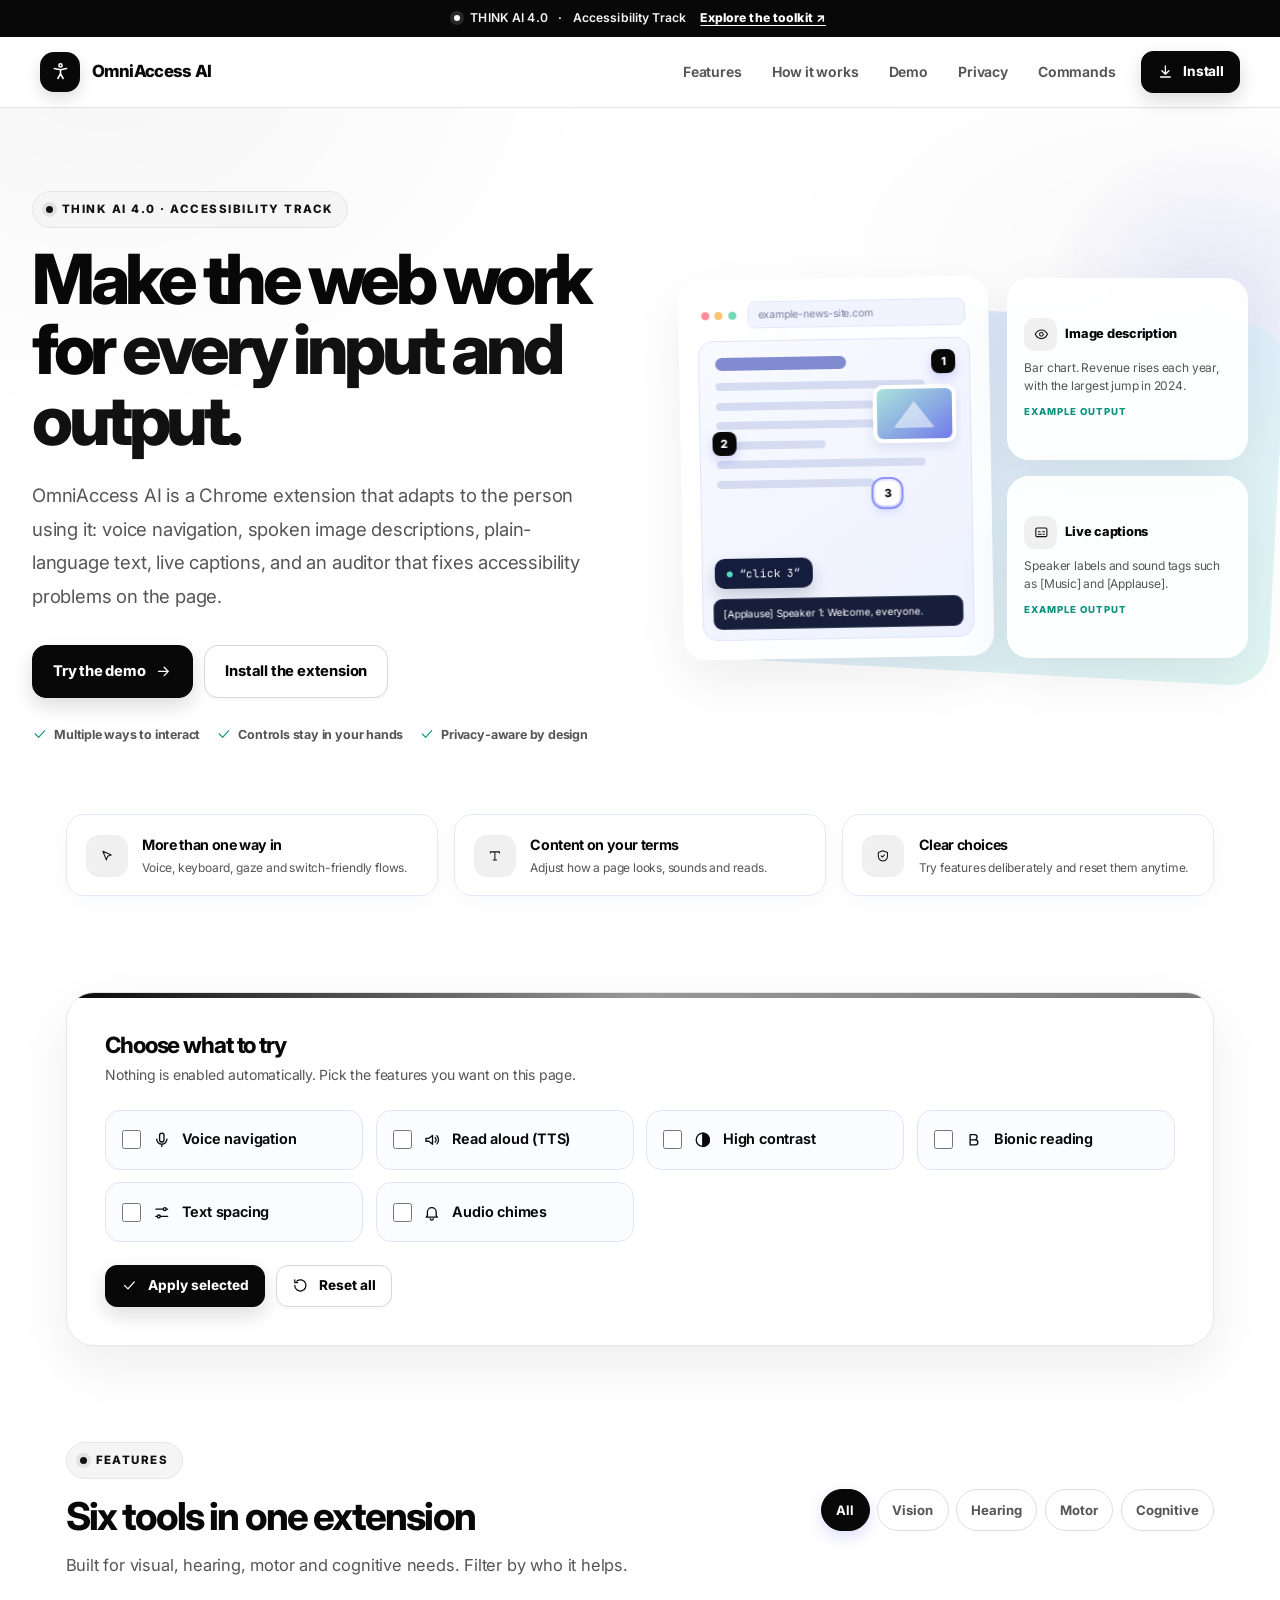
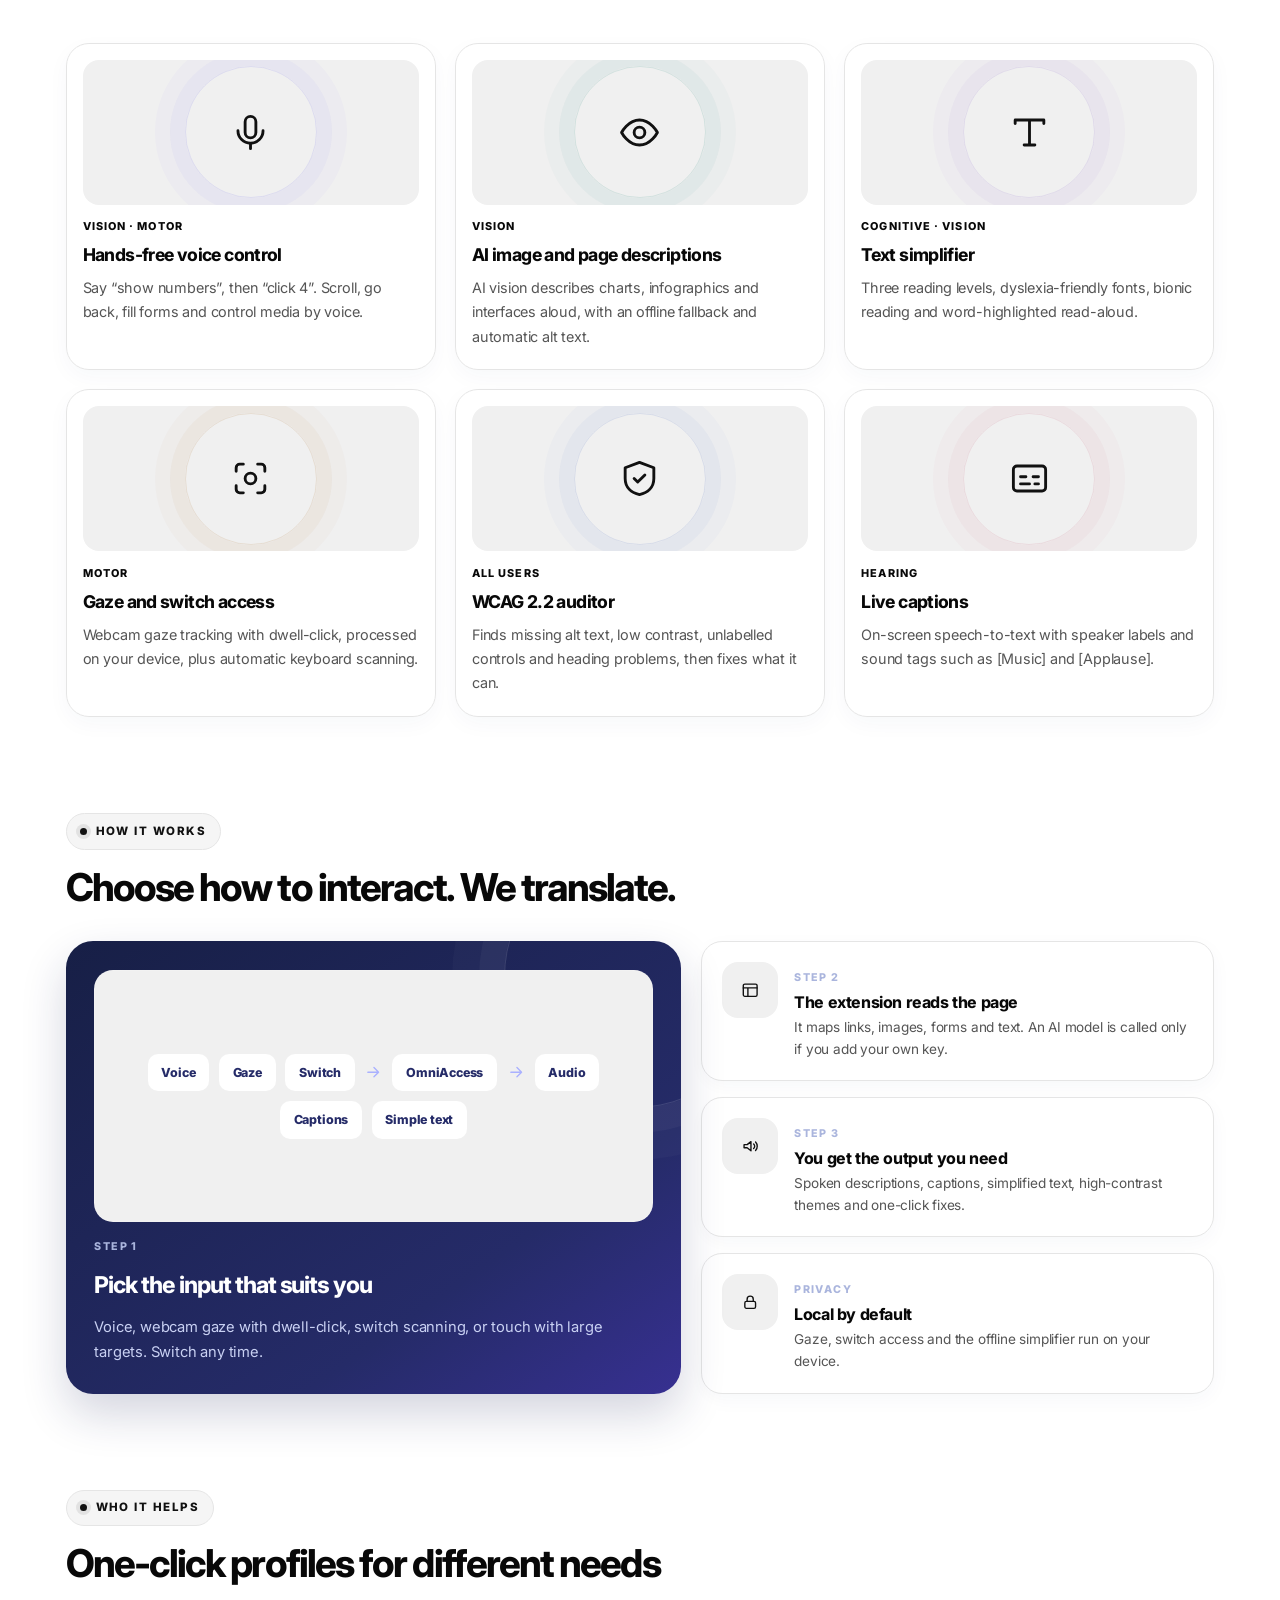
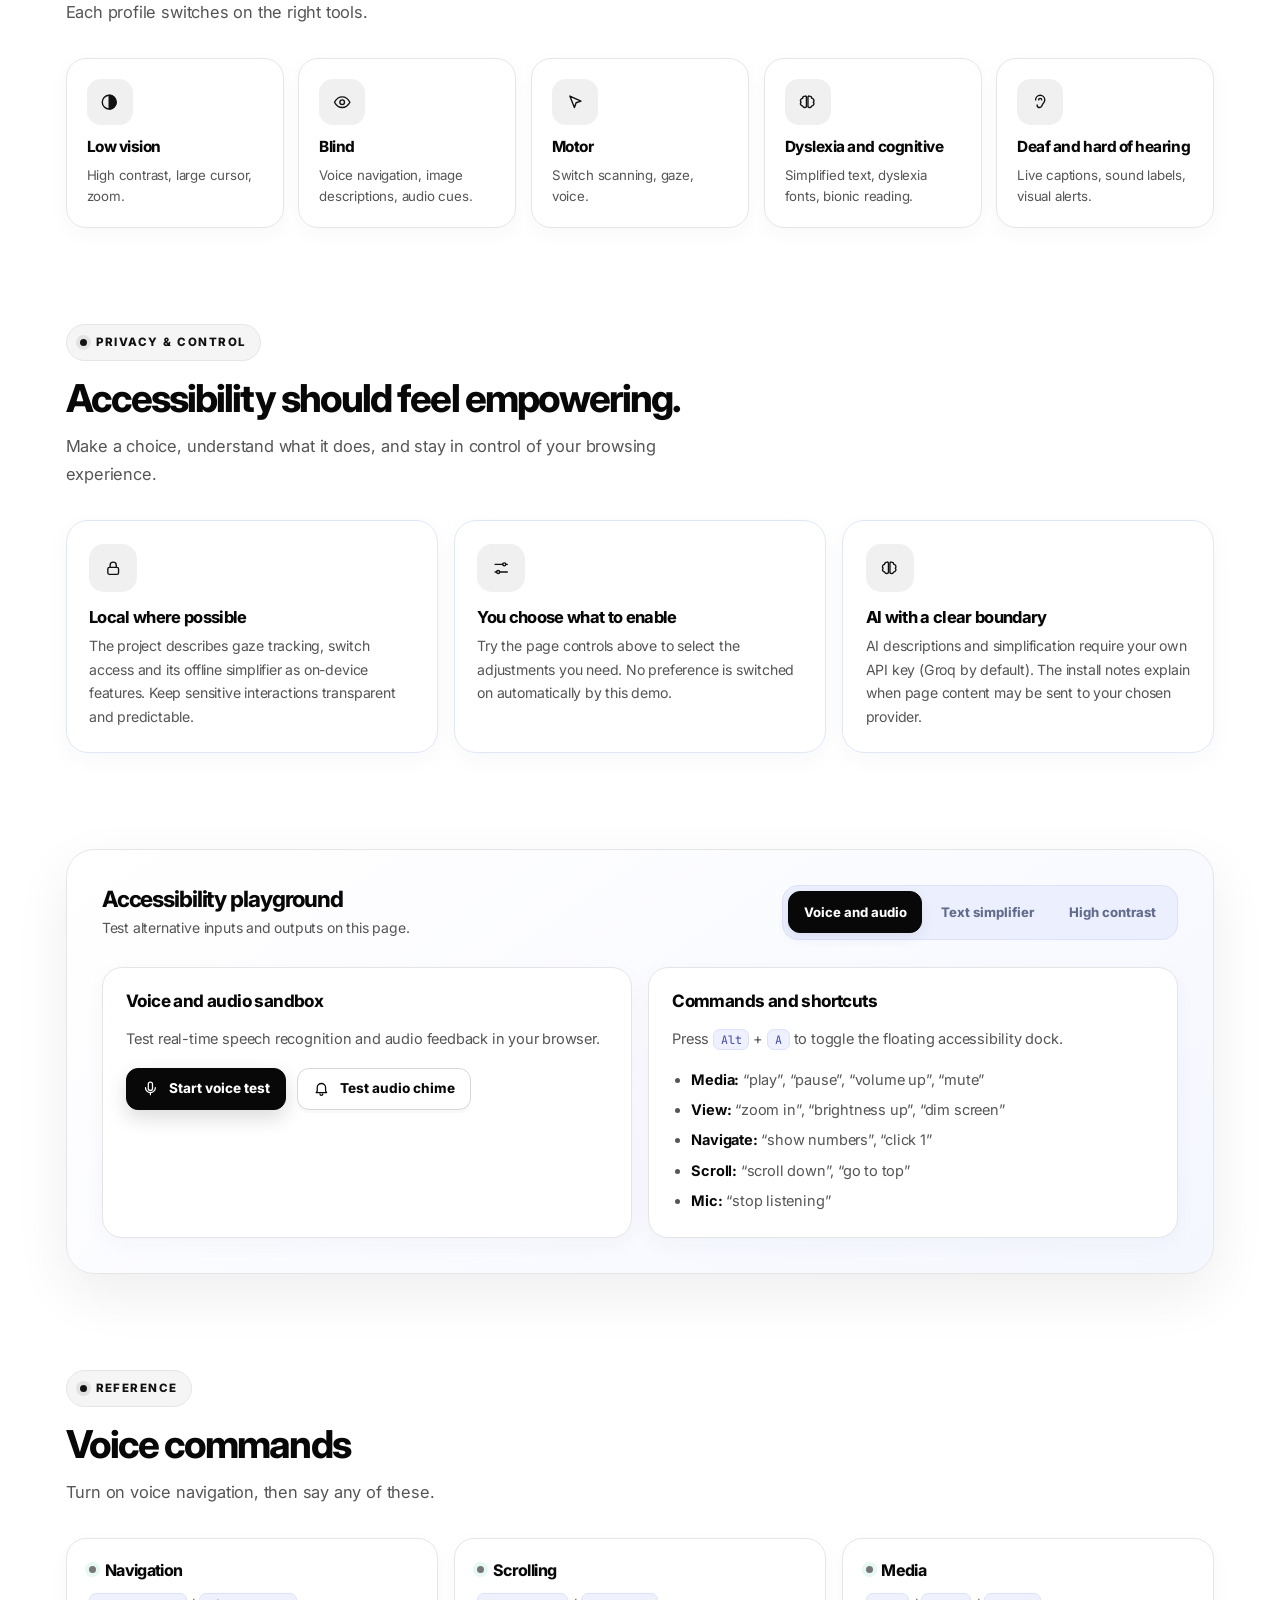
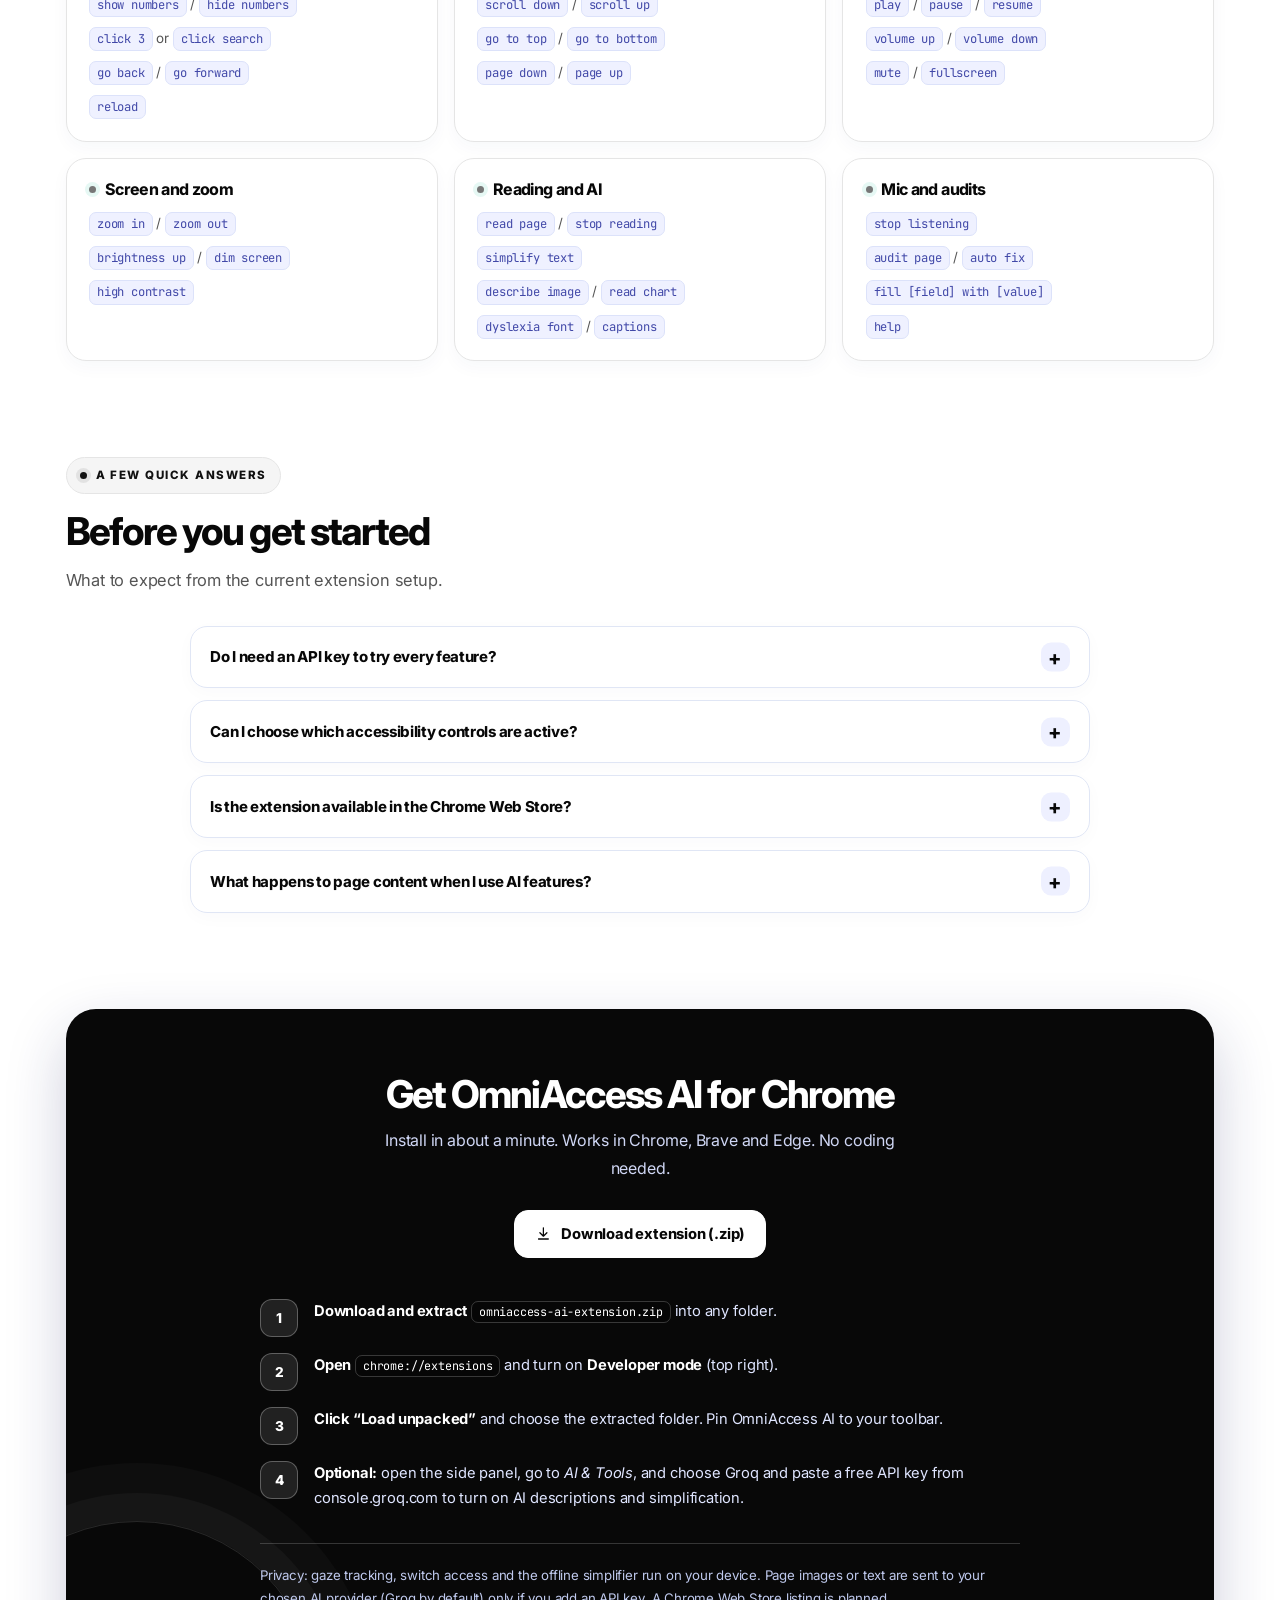
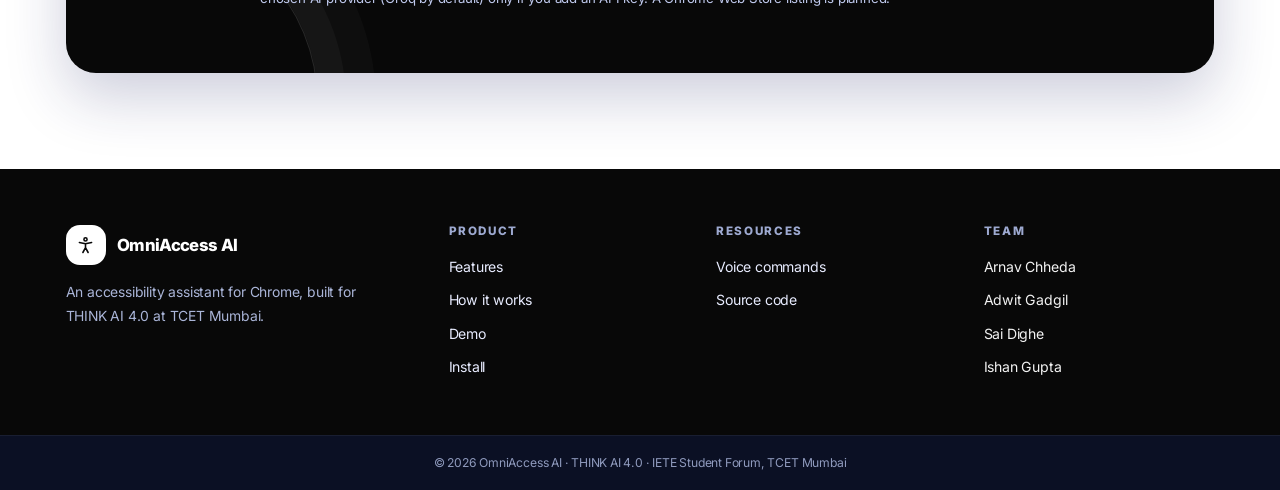
<file: website.html>
<!DOCTYPE html>
<html lang="en">
<head>
<meta charset="UTF-8" />
<meta name="viewport" content="width=device-width, initial-scale=1.0" />
<meta name="description" content="OmniAccess AI: a Chrome extension for voice navigation, AI image descriptions, text simplification, live captions and WCAG 2.2 auditing." />
<title>OmniAccess AI — Intelligent Digital Accessibility</title>
<link rel="preconnect" href="https://fonts.googleapis.com" />
<link rel="preconnect" href="https://fonts.gstatic.com" crossorigin />
<link href="https://fonts.googleapis.com/css2?family=Inter:wght@400;500;600;700;800&family=JetBrains+Mono:wght@500&display=swap" rel="stylesheet" />
<style>
:root{
  --bg:#f5f7ff;
  --surface:#ffffff;
  --surface-soft:#eef2ff;
  --ink:#111936;
  --muted:#5d6785;
  --line:#dce3f3;
  --blue:#4f46e5;
  --blue-dark:#3730a3;
  --cyan:#15b8a6;
  --violet:#8b5cf6;
  --navy:#101936;
  --shadow:0 22px 60px rgba(36,53,106,.10);
  --shadow-sm:0 10px 28px rgba(36,53,106,.08);
  --radius:24px;
  --sans:"Inter",system-ui,-apple-system,"Segoe UI",Roboto,sans-serif;
  --mono:"JetBrains Mono",ui-monospace,Consolas,monospace;
}
*{box-sizing:border-box;margin:0;padding:0}
html{scroll-behavior:smooth;scroll-padding-top:6.5rem;-webkit-text-size-adjust:100%}
body{font-family:var(--sans);font-size:16px;font-weight:400;line-height:1.7;letter-spacing:-.012em;background:var(--bg);color:var(--ink);overflow-x:hidden;min-height:100vh;-webkit-font-smoothing:antialiased}
body::before{content:"";position:fixed;inset:0;z-index:-1;pointer-events:none;background:radial-gradient(ellipse at 7% 9%,rgba(99,102,241,.10),transparent 29%),radial-gradient(ellipse at 93% 29%,rgba(20,184,166,.07),transparent 24%)}
button,input{font:inherit;color:inherit}
button{cursor:pointer}
a{color:inherit}
:focus-visible{outline:3px solid #6366f1;outline-offset:4px;border-radius:10px;box-shadow:0 0 0 5px rgba(99,102,241,.12)}
.skip-link{position:absolute;top:-999px;left:1rem;background:var(--navy);color:#fff;padding:.75rem 1.1rem;border-radius:999px;z-index:1000;font-weight:700;text-decoration:none}
.skip-link:focus{top:1rem}
.ic{width:1.15em;height:1.15em;flex:none;fill:none;stroke:currentColor;stroke-width:1.8;stroke-linecap:round;stroke-linejoin:round}
.wrap{max-width:1200px;margin:0 auto;padding:0 1.6rem}
section{margin-bottom:6rem;scroll-margin-top:7rem}
h1,h2,h3{font-weight:750;letter-spacing:-.04em;line-height:1.13}
h1{font-size:clamp(2.75rem,5.4vw,5rem);font-weight:800;letter-spacing:-.065em;line-height:1.02;max-width:720px}
h1 span{color:var(--blue);background:linear-gradient(100deg,#4f46e5 5%,#7c3aed 52%,#0891b2 100%);background-clip:text;-webkit-background-clip:text;-webkit-text-fill-color:transparent}
h2.sec{font-size:clamp(1.8rem,3vw,2.55rem);letter-spacing:-.05em}
.eyebrow{display:inline-flex;align-items:center;gap:.55rem;font-size:.72rem;font-weight:800;letter-spacing:.13em;text-transform:uppercase;color:var(--blue);margin-bottom:1rem;background:#e9eaff;border:1px solid #d9dcff;border-radius:999px;padding:.48rem .82rem}
.eyebrow::before{content:"";width:7px;height:7px;border-radius:50%;background:var(--cyan);box-shadow:0 0 0 4px rgba(21,184,166,.13)}
.sub{color:var(--muted);max-width:650px;margin-top:.75rem;font-size:1.03rem}
.sec-head{display:flex;justify-content:space-between;align-items:flex-end;gap:1.5rem;flex-wrap:wrap;margin-bottom:2rem}
.small{font-size:.875rem;color:var(--muted)}

/* Announcement + navigation */
.announcement{display:flex;justify-content:center;align-items:center;gap:.65rem;flex-wrap:wrap;padding:.5rem 1rem;background:var(--navy);color:#e8edff;font-size:.76rem;font-weight:600;letter-spacing:.01em;text-align:center}
.announcement .announcement-dot{width:6px;height:6px;border-radius:50%;background:#53e0c0;box-shadow:0 0 0 4px rgba(83,224,192,.13)}
.announcement a{color:#aebaff;text-decoration:none;font-weight:800;margin-left:.25rem}
.announcement a:hover{color:#fff}
header{position:sticky;top:0;z-index:100;display:flex;justify-content:space-between;align-items:center;gap:1.5rem;padding:.85rem max(1.6rem,calc((100% - 1200px)/2));background:rgba(248,250,255,.84);backdrop-filter:blur(18px);-webkit-backdrop-filter:blur(18px);border-bottom:1px solid rgba(220,227,243,.88)}
.brand{display:flex;align-items:center;gap:.72rem;color:var(--ink);text-decoration:none;font-weight:800;font-size:1.05rem;letter-spacing:-.04em;white-space:nowrap}
.brand-icon{width:40px;height:40px;border-radius:14px;display:grid;place-items:center;background:linear-gradient(145deg,#5d57f5,#3930a3);color:#fff;box-shadow:0 8px 18px rgba(79,70,229,.24)}
.brand-icon .ic{width:21px;height:21px}
.nav-links{display:flex;gap:.25rem;align-items:center;flex-wrap:wrap}
.nav-link{color:#5b6481;font-weight:650;font-size:.875rem;text-decoration:none;padding:.6rem .82rem;border-radius:12px;min-height:42px;display:inline-flex;align-items:center;transition:background .2s,color .2s}
.nav-link:hover{color:var(--blue);background:#eceeff}
.nav-cta{margin-left:.5rem}
.menu-toggle{display:none;align-items:center;gap:.55rem;border:1px solid var(--line);border-radius:12px;background:#fff;padding:.65rem .8rem;font-weight:750;font-size:.85rem}
.menu-bars{display:grid;gap:4px;width:17px}
.menu-bars span{height:2px;width:100%;border-radius:9px;background:currentColor;display:block}

/* Buttons */
.btn{display:inline-flex;align-items:center;justify-content:center;gap:.6rem;min-height:48px;padding:.78rem 1.25rem;border-radius:14px;font-weight:750;font-size:.92rem;line-height:1.1;text-decoration:none;cursor:pointer;white-space:normal;color:var(--ink);background:#fff;border:1px solid #d9e0f2;box-shadow:0 3px 0 rgba(20,35,80,.035);transition:transform .2s,background .2s,color .2s,box-shadow .2s,border-color .2s}
.btn:hover{background:#f8f9ff;border-color:#bac5f5;transform:translateY(-2px);box-shadow:0 10px 20px rgba(36,53,106,.09)}
.btn:active{transform:translateY(0);box-shadow:none}
.btn .ic{width:1.05rem;height:1.05rem}
.btn-primary{background:linear-gradient(110deg,#4f46e5,#5145d7 60%,#6d4de4);color:#fff;border-color:transparent;box-shadow:0 10px 22px rgba(79,70,229,.24)}
.btn-primary:hover{background:linear-gradient(110deg,#4338ca,#4f46e5);color:#fff;border-color:transparent;box-shadow:0 13px 26px rgba(79,70,229,.3)}
.btn-light{background:#fff;color:var(--navy);border-color:#fff}
.btn-light:hover{background:#e9edff;border-color:#e9edff}
.btn-sm{min-height:42px;padding:.62rem .95rem;font-size:.85rem;border-radius:12px}
.chip{display:inline-flex;align-items:center;min-height:42px;padding:.48rem .9rem;border-radius:999px;font-weight:700;font-size:.82rem;cursor:pointer;background:#fff;border:1px solid var(--line);color:var(--muted);transition:all .18s}
.chip:hover{border-color:#aaaef9;color:var(--blue)}
.chip[aria-pressed="true"]{background:var(--blue);border-color:var(--blue);color:#fff;box-shadow:0 6px 15px rgba(79,70,229,.18)}

/* Hero */
.hero{position:relative;display:grid;grid-template-columns:1.02fr .98fr;gap:3.7rem;align-items:center;max-width:1280px;margin:0 auto;padding:5.2rem 2rem 5rem}
.hero::before{content:"";position:absolute;width:380px;height:380px;right:-130px;top:18px;border-radius:50%;background:radial-gradient(circle,rgba(99,102,241,.13),rgba(99,102,241,0) 68%);pointer-events:none}
.hero>div:first-child{position:relative;z-index:1}
.hero .lead{font-size:clamp(1.02rem,1.5vw,1.16rem);color:var(--muted);margin:1.5rem 0 2rem;max-width:570px;line-height:1.8}
.row{display:flex;gap:.7rem;flex-wrap:wrap;align-items:center}
.hero .row .btn{min-height:53px;padding:.9rem 1.25rem}
.hero-proof{display:flex;gap:.65rem 1rem;align-items:center;flex-wrap:wrap;margin-top:1.6rem;color:var(--muted);font-size:.78rem;font-weight:700}
.hero-proof span{display:inline-flex;align-items:center;gap:.38rem}
.hero-proof .ic{color:#0c9b83;width:1rem;height:1rem}
.stack{position:relative;display:grid;grid-template-columns:1.18fr .92fr;grid-template-rows:auto auto;gap:1rem;isolation:isolate}
.stack::before{content:"";position:absolute;inset:9% -5% -4% 10%;border-radius:38px;background:linear-gradient(145deg,#dfe5ff,#e0f7f3);z-index:-1;transform:rotate(3deg)}
.panel-c{background:rgba(255,255,255,.92);border:1px solid rgba(255,255,255,.9);border-radius:22px;box-shadow:var(--shadow);padding:1.05rem;backdrop-filter:blur(12px)}
.stack .tall{grid-row:span 2;transform:rotate(-1deg);padding:1.1rem}
.mock-bar{display:flex;align-items:center;gap:.35rem;padding:.2rem .25rem .75rem}
.mock-bar i{width:8px;height:8px;border-radius:50%;background:#d4dafa;display:block}
.mock-bar i:first-child{background:#ff8a9a}.mock-bar i:nth-child(2){background:#f7c66d}.mock-bar i:nth-child(3){background:#72d8b8}
.mock-bar span{flex:1;margin-left:.35rem;padding:.25rem .6rem;border-radius:8px;background:#f1f3ff;border:1px solid #e3e7fb;font-size:.65rem;color:#75809f;white-space:nowrap;overflow:hidden;text-overflow:ellipsis}
.mock-body{position:relative;height:300px;border-radius:15px;background:linear-gradient(145deg,#f8faff,#edf1ff);border:1px solid #dfe5fb;padding:1rem;overflow:hidden}
.ln{height:8px;border-radius:8px;background:#d5dcf1;margin-bottom:.72rem}.ln.h{height:13px;width:55%;background:#818bd0}.w90{width:88%}.w70{width:66%}.w80{width:78%}.w50{width:46%}
.mock-img{position:absolute;right:14px;top:46px;width:83px;height:58px;border-radius:10px;background:linear-gradient(145deg,#a9e3db,#717ce9);border:4px solid #fff;box-shadow:0 5px 12px rgba(52,69,143,.12)}
.mock-img::after{content:"";position:absolute;inset:12px 17px 11px 16px;border-radius:4px;background:rgba(255,255,255,.55);clip-path:polygon(50% 0,100% 100%,0 100%)}
.mock-badge{position:absolute;background:var(--blue);color:#fff;font-weight:800;font-size:.7rem;width:24px;height:24px;border-radius:8px;display:grid;place-items:center;box-shadow:0 5px 12px rgba(79,70,229,.22)}
.b1{top:11px;right:14px}.b2{top:90px;left:12px}.b3{top:142px;right:72px;background:#fff;color:var(--blue);outline:2px solid #8b8ff9;outline-offset:2px}
.mock-hud{position:absolute;left:12px;bottom:51px;background:#151d3c;color:#fff;padding:.38rem .75rem;border-radius:10px;font-family:var(--mono);font-size:.68rem;box-shadow:0 8px 16px rgba(17,25,54,.18)}
.mock-hud::before{content:"●";color:#53dfbf;margin-right:.45rem;font-size:.6rem}
.mock-cap{position:absolute;left:10px;right:10px;bottom:10px;background:#171e3a;color:#fff;border:1px solid rgba(255,255,255,.15);border-radius:9px;padding:.48rem .6rem;font-size:.63rem;line-height:1.45}
.mini{display:flex;flex-direction:column;gap:.5rem;min-height:0;justify-content:center;animation:float 6s ease-in-out infinite}
.stack .mini:last-child{animation-delay:-2s}
.mini .t{display:flex;align-items:center;gap:.5rem;font-weight:800;font-size:.8rem;letter-spacing:-.02em}
.mini .tile{display:grid;place-items:center;width:33px;height:33px;border-radius:10px;background:#edf0ff;color:var(--blue)}
.mini p{font-size:.75rem;color:var(--muted);line-height:1.55}
.mini .tag{font-size:.6rem;font-weight:800;letter-spacing:.1em;text-transform:uppercase;color:#0b927d}
@keyframes float{0%,100%{transform:translateY(0)}50%{transform:translateY(-5px)}}

/* quick principles strip */
.principles-strip{display:grid;grid-template-columns:repeat(3,1fr);gap:1rem;margin:-.7rem 0 6rem}
.principle-item{display:flex;align-items:center;gap:.9rem;padding:1.15rem 1.2rem;background:rgba(255,255,255,.8);border:1px solid #e3e8f6;border-radius:18px;box-shadow:0 5px 18px rgba(36,53,106,.035)}
.principle-item .tile{width:42px;height:42px;flex:none;border-radius:13px;background:#eceeff;color:var(--blue);display:grid;place-items:center}
.principle-item strong{display:block;font-size:.89rem;letter-spacing:-.025em}
.principle-item span{display:block;color:var(--muted);font-size:.75rem;line-height:1.45;margin-top:.12rem}

/* Preference controls */
#workspace-start{scroll-margin-top:7rem}
.panel{background:rgba(255,255,255,.94);border:1px solid #e0e6f6;border-radius:28px;box-shadow:var(--shadow);padding:clamp(1.3rem,3vw,2.4rem)}
#welcome-prompt .panel{position:relative;overflow:hidden}
#welcome-prompt .panel::before{content:"";position:absolute;left:0;top:0;width:100%;height:5px;background:linear-gradient(90deg,var(--blue),var(--violet),var(--cyan))}
.opts{display:grid;grid-template-columns:repeat(auto-fit,minmax(215px,1fr));gap:.8rem;margin:1.4rem 0}
.opts label{display:flex;align-items:center;gap:.72rem;min-height:60px;padding:.75rem 1rem;border-radius:15px;cursor:pointer;font-weight:650;font-size:.9rem;border:1px solid #dfe5f4;background:#fbfcff;transition:all .18s}
.opts label:hover{background:#f0f2ff;border-color:#b9c1fb;transform:translateY(-1px)}
.opts label:has(input:checked){background:#efefff;border-color:#9da4f6;box-shadow:inset 0 0 0 1px rgba(79,70,229,.06)}
.opts input{width:19px;height:19px;accent-color:var(--blue);flex:none}
.opts label .ic{color:var(--blue);width:1.1rem;height:1.1rem}
.status{font-size:.875rem;font-weight:700;min-height:1.4rem;color:var(--blue)}

/* Section headings and feature cards */
#features .sec-head{align-items:center}
#features .sec-head>div:first-child{max-width:570px}
#features .row[role="group"]{gap:.45rem}
.fgrid{display:grid;grid-template-columns:repeat(3,minmax(0,1fr));gap:1.2rem}
.fcard{position:relative;display:flex;flex-direction:column;gap:.8rem;padding:1rem 1rem 1.25rem;background:rgba(255,255,255,.92);border:1px solid #e0e6f5;border-radius:23px;box-shadow:0 7px 22px rgba(36,53,106,.035);transition:transform .22s,border-color .22s,box-shadow .22s;overflow:hidden}
.fcard:hover{transform:translateY(-5px);border-color:#c5cafa;box-shadow:var(--shadow-sm)}
.fcard[hidden]{display:none}
.fcard .tile{height:145px;border-radius:16px;background:linear-gradient(140deg,#eef0ff,#dfe4ff);display:grid;place-items:center;color:var(--blue);overflow:hidden;position:relative}
.fcard .tile::before{content:"";position:absolute;width:130px;height:130px;border:1px solid rgba(79,70,229,.12);border-radius:50%;box-shadow:0 0 0 15px rgba(79,70,229,.04),0 0 0 30px rgba(79,70,229,.025)}
.fcard:nth-child(2) .tile{background:linear-gradient(140deg,#e2faf5,#d2f3ed);color:#087e70}.fcard:nth-child(2) .tile::before{border-color:rgba(8,126,112,.13);box-shadow:0 0 0 15px rgba(8,126,112,.045),0 0 0 30px rgba(8,126,112,.025)}
.fcard:nth-child(3) .tile{background:linear-gradient(140deg,#f1eaff,#e5ddff);color:#7745bd}.fcard:nth-child(3) .tile::before{border-color:rgba(119,69,189,.13);box-shadow:0 0 0 15px rgba(119,69,189,.045),0 0 0 30px rgba(119,69,189,.025)}
.fcard:nth-child(4) .tile{background:linear-gradient(140deg,#fff3dc,#ffebc4);color:#a05b08}.fcard:nth-child(4) .tile::before{border-color:rgba(160,91,8,.13);box-shadow:0 0 0 15px rgba(160,91,8,.045),0 0 0 30px rgba(160,91,8,.025)}
.fcard:nth-child(5) .tile{background:linear-gradient(140deg,#e3edff,#d8e2ff);color:#3159bc}.fcard:nth-child(5) .tile::before{border-color:rgba(49,89,188,.13);box-shadow:0 0 0 15px rgba(49,89,188,.045),0 0 0 30px rgba(49,89,188,.025)}
.fcard:nth-child(6) .tile{background:linear-gradient(140deg,#ffe8ee,#ffdae5);color:#be4569}.fcard:nth-child(6) .tile::before{border-color:rgba(190,69,105,.13);box-shadow:0 0 0 15px rgba(190,69,105,.045),0 0 0 30px rgba(190,69,105,.025)}
.fcard .tile .ic{width:43px;height:43px;stroke-width:1.6;position:relative;z-index:1}
.fcard .cat{font-size:.68rem;color:var(--blue);font-weight:800;text-transform:uppercase;letter-spacing:.1em}
.fcard h3{font-size:1.1rem;margin-top:-.2rem;letter-spacing:-.035em}
.fcard p{font-size:.9rem;color:var(--muted);line-height:1.7;margin-top:-.15rem}

/* How it works */
.story{display:grid;grid-template-columns:1.2fr 1fr;gap:1.25rem}
.story .big{position:relative;overflow:hidden;background:linear-gradient(145deg,#171f46,#252b68 70%,#373091);color:#fff;border-radius:27px;padding:1.8rem;box-shadow:0 20px 45px rgba(25,32,83,.19);display:flex;flex-direction:column;gap:1rem;min-height:370px;justify-content:flex-end}
.story .big::before{content:"";position:absolute;right:-85px;top:-95px;width:260px;height:260px;border:1px solid rgba(255,255,255,.13);border-radius:50%;box-shadow:0 0 0 25px rgba(255,255,255,.035),0 0 0 52px rgba(255,255,255,.025)}
.story .big .tile{position:relative;z-index:1;flex:1;border-radius:19px;background:linear-gradient(140deg,rgba(255,255,255,.13),rgba(255,255,255,.05));border:1px solid rgba(255,255,255,.15);display:grid;place-items:center;min-height:175px;padding:.6rem}
.flow{display:flex;align-items:center;gap:.6rem;flex-wrap:wrap;justify-content:center;padding:1rem}
.flow b{padding:.45rem .8rem;border-radius:10px;background:#fff;color:#252b68;border:1px solid rgba(255,255,255,.8);font-size:.78rem;font-weight:800}
.flow .ic{color:#aab1ff}
.story .side{display:grid;gap:1rem}
.story .item{display:grid;grid-template-columns:56px 1fr;gap:1rem;align-items:start;padding:1.25rem;border-radius:21px;background:#fff;border:1px solid #e1e6f4;box-shadow:0 6px 20px rgba(36,53,106,.035)}
.story .item .tile{width:56px;height:56px;border-radius:16px;background:#eef0ff;color:var(--blue);display:grid;place-items:center}
.story .item h3{font-size:1rem;letter-spacing:-.025em;margin:.2rem 0 .3rem}
.story .item p{font-size:.85rem;color:var(--muted);line-height:1.65}
.num{font-size:.67rem;font-weight:800;letter-spacing:.13em;color:#aab5dd;text-transform:uppercase}
.story .big h3{font-size:1.45rem;letter-spacing:-.045em;position:relative;z-index:1}
.story .big p{color:#c9d1f3;position:relative;z-index:1;font-size:.92rem}

/* Profiles */
.pgrid{display:grid;grid-template-columns:repeat(5,minmax(0,1fr));gap:.9rem}
.pcard{padding:1.25rem;border-radius:20px;background:#fff;border:1px solid #e1e7f5;box-shadow:0 6px 20px rgba(36,53,106,.035);display:flex;flex-direction:column;gap:.6rem;transition:transform .2s,box-shadow .2s}
.pcard:hover{transform:translateY(-4px);box-shadow:var(--shadow-sm)}
.pcard .tile{width:46px;height:46px;border-radius:14px;background:#eff0ff;color:var(--blue);display:grid;place-items:center;margin-bottom:.2rem}
.pcard h3{font-size:.96rem;letter-spacing:-.03em}
.pcard p{font-size:.83rem;color:var(--muted);line-height:1.6}

/* Privacy cards */
.privacy-grid{display:grid;grid-template-columns:repeat(3,minmax(0,1fr));gap:1rem}
.privacy-card{background:#fff;border:1px solid #e0e7f6;border-radius:22px;padding:1.4rem;box-shadow:0 7px 24px rgba(36,53,106,.035)}
.privacy-card .tile{display:grid;place-items:center;width:48px;height:48px;border-radius:15px;background:#e8f8f4;color:#078875;margin-bottom:1rem}
.privacy-card:nth-child(2) .tile{background:#eeefff;color:var(--blue)}
.privacy-card:nth-child(3) .tile{background:#fff2df;color:#a86309}
.privacy-card h3{font-size:1.03rem;margin-bottom:.45rem}
.privacy-card p{font-size:.88rem;color:var(--muted);line-height:1.7}

/* Interactive playground */
.demo-card{background:linear-gradient(145deg,#fff,#f5f7ff);border-color:#dbe2f5;padding:clamp(1.3rem,3vw,2.2rem)}
.demo-head{display:flex;justify-content:space-between;align-items:center;gap:1.25rem;flex-wrap:wrap;margin-bottom:1.7rem}
.demo-tabs{display:flex;gap:.25rem;flex-wrap:wrap;padding:.35rem;border-radius:16px;background:#eceffd;border:1px solid #dce2fa}
.demo-tab-btn{min-height:42px;padding:.55rem .9rem;border-radius:12px;background:transparent;border:1px solid transparent;color:#616b8c;cursor:pointer;font-weight:750;font-size:.82rem;transition:all .18s}
.demo-tab-btn:hover{color:var(--blue)}
.demo-tab-btn.active{background:#fff;color:var(--blue);border-color:#dbe0fb;box-shadow:0 5px 13px rgba(36,53,106,.08)}
.pane{display:grid;gap:1rem}.pane.two{grid-template-columns:1fr 1fr}
.interactive-box{border:1px solid #dfe5f5;border-radius:20px;padding:1.45rem;background:#fff;display:flex;flex-direction:column;gap:1rem;box-shadow:0 6px 22px rgba(36,53,106,.035)}
.interactive-box h3{font-size:1.07rem;letter-spacing:-.035em}
.interactive-box p,.interactive-box li{color:var(--muted);font-size:.91rem;line-height:1.7}
.interactive-box ul{padding-left:1.2rem;display:grid;gap:.35rem}
.interactive-box strong{color:var(--ink)}
#demo-sample-text{line-height:1.9;font-size:1.03rem;color:var(--ink);padding:1.1rem 1.2rem;border-radius:14px;border:1px solid #e4e8f6;border-left:4px solid var(--blue);background:#f7f8ff}
kbd,code{background:#eff1ff;border:1px solid #dce2fa;border-radius:7px;padding:2px 7px;font-family:var(--mono);font-size:.8em;color:#4148a8}
.note{font-weight:700;min-height:1.4rem;font-size:.87rem;color:var(--blue)}

/* Voice commands */
.cmds{display:grid;grid-template-columns:repeat(3,minmax(0,1fr));gap:1rem}
.cmds>div{padding:1.35rem 1.4rem;border-radius:20px;background:#fff;border:1px solid #e1e7f5;box-shadow:0 6px 18px rgba(36,53,106,.035);transition:transform .2s,border-color .2s}
.cmds>div:hover{transform:translateY(-3px);border-color:#c5cbf8}
.cmds h3{font-size:1rem;margin-bottom:.85rem;display:flex;align-items:center;gap:.55rem}
.cmds h3::before{content:"";display:block;width:7px;height:7px;border-radius:50%;background:var(--cyan);box-shadow:0 0 0 4px #e6f8f4}
.cmds ul{list-style:none;display:grid;gap:.62rem;font-size:.84rem;color:var(--muted)}
.cmds code{font-size:.76rem;white-space:normal;display:inline-block;line-height:1.5}

/* FAQs */
.faq-list{display:grid;gap:.75rem;max-width:900px;margin:0 auto}
.faq-list details{background:#fff;border:1px solid #e0e6f5;border-radius:17px;padding:0 1.2rem;box-shadow:0 5px 18px rgba(36,53,106,.025)}
.faq-list details[open]{border-color:#c9cdfb;box-shadow:0 8px 24px rgba(36,53,106,.06)}
.faq-list summary{position:relative;list-style:none;cursor:pointer;padding:1.1rem 2.2rem 1.1rem 0;font-weight:750;font-size:.94rem;letter-spacing:-.02em}
.faq-list summary::-webkit-details-marker{display:none}
.faq-list summary::after{content:"+";position:absolute;right:0;top:50%;transform:translateY(-50%);display:grid;place-items:center;width:29px;height:29px;border-radius:10px;background:#eef0ff;color:var(--blue);font-size:1.25rem;line-height:1}
.faq-list details[open] summary::after{content:"−"}
.faq-list details p{padding:0 0 1.2rem;color:var(--muted);font-size:.9rem;line-height:1.75;max-width:780px}

/* Install band */
.band{position:relative;overflow:hidden;background:radial-gradient(circle at 100% 0,rgba(128,101,255,.42),transparent 34%),linear-gradient(135deg,#111a3b,#252a65 70%,#302c7b);color:#fff;border-radius:30px;padding:clamp(2.5rem,5vw,4rem) 2rem;text-align:center;box-shadow:0 24px 60px rgba(29,34,96,.22)}
.band::before{content:"";position:absolute;left:-110px;bottom:-210px;width:360px;height:360px;border:1px solid rgba(255,255,255,.13);border-radius:50%;box-shadow:0 0 0 28px rgba(255,255,255,.03),0 0 0 58px rgba(255,255,255,.025);pointer-events:none}
.band>*{position:relative;z-index:1}
.band h2{font-size:clamp(1.8rem,3vw,2.65rem);letter-spacing:-.05em;margin-bottom:.7rem}
.band .lead2{color:#d0d7f5;max-width:560px;margin:0 auto 1.75rem;font-size:1rem}
.steps{max-width:760px;margin:2.6rem auto 0;text-align:left;display:grid;gap:1rem;list-style:none;counter-reset:s}
.steps li{counter-increment:s;display:grid;grid-template-columns:38px 1fr;gap:1rem;align-items:start;color:#dfe5ff;font-size:.92rem;line-height:1.7}
.steps li::before{content:counter(s);width:36px;height:36px;border-radius:12px;background:rgba(255,255,255,.1);border:1px solid rgba(255,255,255,.28);display:grid;place-items:center;font-weight:800;font-size:.85rem;color:#fff}
.steps strong{color:#fff}
.band code{background:rgba(0,0,0,.23);border-color:rgba(255,255,255,.2);color:#fff}
.band .tip{margin:2rem auto 0;max-width:760px;font-size:.83rem;color:#bfc9ed;text-align:left;border-top:1px solid rgba(255,255,255,.18);padding-top:1.25rem}

/* Footer */
footer{background:#101731;color:#e8ecff;margin-top:2rem}
.foot{max-width:1200px;margin:0 auto;padding:3.5rem 1.6rem;display:grid;grid-template-columns:1.5fr 1fr 1fr 1fr;gap:2.3rem}
.foot h2{font-size:.73rem;letter-spacing:.14em;text-transform:uppercase;color:#9da9d0;margin-bottom:1rem;font-weight:800}
.foot ul{list-style:none;display:grid;gap:.6rem;font-size:.88rem}
.foot a{color:#e8ecff;text-decoration:none;transition:color .16s}
.foot a:hover{color:#aeb4ff}
.foot p{color:#aab5d8;font-size:.87rem;margin-top:1rem;max-width:300px;line-height:1.7}
.foot .brand{color:#fff}.foot .brand-icon{background:linear-gradient(145deg,#7b74ff,#4f46e5);color:#fff;box-shadow:none}
.legal{background:#0b1024;color:#8f9abd;font-size:.76rem;text-align:center;padding:1.05rem 1rem;border-top:1px solid rgba(255,255,255,.06)}
.back-to-top{position:fixed;right:1.2rem;bottom:1.2rem;z-index:90;width:46px;height:46px;border:1px solid rgba(255,255,255,.4);border-radius:15px;background:var(--blue);color:#fff;display:grid;place-items:center;box-shadow:0 10px 24px rgba(79,70,229,.28);opacity:0;visibility:hidden;transform:translateY(8px);transition:all .2s;text-decoration:none}
.back-to-top.visible{opacity:1;visibility:visible;transform:translateY(0)}
.back-to-top:hover{background:var(--blue-dark);transform:translateY(-2px)}

/* Contrast modes retained for the demo controls */
html[data-omni-contrast="yellow-black"],html[data-omni-contrast="yellow-black"] body{background:#000!important;color:#ff0!important}
html[data-omni-contrast="yellow-black"] *{box-shadow:none!important;border-color:#ff0!important}
html[data-omni-contrast="yellow-black"] :is(header,footer,.foot,.legal,.panel,.panel-c,.demo-card,.interactive-box,.big,.item,.pcard,.cmds div,.band,.opts label,.btn,.chip,.demo-tabs,.tile,.fcard,.privacy-card,.principle-item,.faq-list details){background:#000!important;color:#ff0!important}
html[data-omni-contrast="yellow-black"] :is(h1,h2,h3,p,span,li,small,label,a,b,.num,code,kbd,.eyebrow,.cat,.sub,.lead,.lead2){color:#ff0!important;background:transparent!important;-webkit-text-fill-color:#ff0!important}
html[data-omni-contrast="yellow-black"] :is(.btn,.chip,.opts label){border:2px solid #ff0!important}
html[data-omni-contrast="yellow-black"] :is(.demo-tab-btn.active,.chip[aria-pressed="true"]){background:#ff0!important;color:#000!important}
html[data-omni-contrast="yellow-black"] .ic{stroke:#ff0!important}
html[data-omni-contrast="yellow-black"] .fcard .tile,html[data-omni-contrast="yellow-black"] .fcard .tile::before{background:#000!important}

@media(max-width:1050px){
  .hero{grid-template-columns:1fr .9fr;gap:2.2rem;padding-top:4.3rem}
  .pgrid{grid-template-columns:repeat(3,minmax(0,1fr))}
  .fgrid{gap:1rem}
  .nav-link{padding:.55rem .65rem}
}
@media(max-width:850px){
  header{padding:.75rem 1.25rem}
  .hero{grid-template-columns:1fr;gap:2.3rem;padding:3.6rem 1.35rem 4rem}
  .hero>div:first-child{max-width:760px}
  .stack{max-width:680px;width:100%;margin:0 auto}
  .principles-strip{grid-template-columns:1fr;margin-top:0;margin-bottom:5rem}
  .principle-item{padding:1rem}
  .story,.pane.two{grid-template-columns:1fr}
  .fgrid{grid-template-columns:repeat(2,minmax(0,1fr))}
  .privacy-grid{grid-template-columns:1fr 1fr}
  .privacy-card:last-child{grid-column:1/-1}
  .foot{grid-template-columns:1fr 1fr}
  .cmds{grid-template-columns:repeat(2,minmax(0,1fr))}
  .demo-head{align-items:flex-start}
}
@media(max-width:680px){
  .announcement{font-size:.69rem;gap:.4rem}
  header{padding:.7rem 1rem;gap:.65rem}
  .brand{font-size:1rem}.brand-icon{width:36px;height:36px;border-radius:12px}
  .menu-toggle{display:inline-flex;margin-left:auto}
  .nav-links{display:none;position:absolute;top:calc(100% + 7px);left:.8rem;right:.8rem;align-items:stretch;flex-direction:column;gap:.25rem;padding:.7rem;background:rgba(255,255,255,.98);border:1px solid var(--line);border-radius:18px;box-shadow:var(--shadow);backdrop-filter:blur(18px)}
  .nav-links.is-open{display:flex}
  .nav-link{display:flex;width:100%;padding:.72rem .85rem;border-radius:12px}
  .nav-cta{margin:.25rem 0 0;width:100%}
  .wrap{padding:0 1rem}
  section{margin-bottom:4.5rem}
  .hero{padding:3rem 1rem 3.1rem;gap:2rem}
  h1{font-size:clamp(2.5rem,12vw,3.8rem)}
  .hero .lead{font-size:1rem;margin:1.2rem 0 1.6rem}
  .hero .row .btn{width:100%}
  .hero-proof{gap:.6rem .8rem;font-size:.73rem}
  .stack{grid-template-columns:1.08fr .92fr;gap:.65rem}
  .stack .tall{padding:.7rem;border-radius:17px}
  .panel-c{padding:.7rem;border-radius:17px}
  .mock-body{height:250px;padding:.7rem}
  .mock-img{width:65px;height:46px;right:8px;top:41px}
  .mock-hud{left:8px;bottom:49px;font-size:.61rem}
  .mock-cap{left:7px;right:7px;bottom:7px;font-size:.55rem}
  .b3{right:43px;top:130px}
  .mini .t{font-size:.7rem;align-items:flex-start}.mini .tile{width:28px;height:28px;flex:none}.mini p{font-size:.68rem}.mini .tag{font-size:.54rem}
  .principles-strip{gap:.65rem;margin-bottom:4.5rem}
  .panel{border-radius:22px;padding:1.2rem}
  .opts{grid-template-columns:1fr;gap:.6rem}
  .sec-head{align-items:flex-start;gap:1rem;margin-bottom:1.4rem}
  #features .sec-head{align-items:flex-start}
  #features .row[role="group"]{width:100%}
  .chip{min-height:38px;padding:.4rem .7rem;font-size:.75rem}
  .fgrid{grid-template-columns:1fr;gap:.85rem}
  .fcard{padding:.8rem .8rem 1.1rem;border-radius:20px}
  .fcard .tile{height:125px}
  .story .big{padding:1.3rem;min-height:350px;border-radius:23px}
  .flow{padding:.35rem;gap:.4rem}
  .flow b{font-size:.69rem;padding:.42rem .6rem}
  .story .item{grid-template-columns:46px 1fr;padding:1rem;gap:.8rem}
  .story .item .tile{width:46px;height:46px;border-radius:13px}
  .pgrid{grid-template-columns:1fr 1fr;gap:.7rem}
  .pcard{padding:1rem;border-radius:17px}
  .pcard h3{font-size:.9rem}
  .pcard p{font-size:.78rem}
  .privacy-grid{grid-template-columns:1fr}
  .privacy-card:last-child{grid-column:auto}
  .demo-head{gap:1rem}
  .demo-tabs{width:100%;display:grid;grid-template-columns:1fr;gap:.3rem;border-radius:15px}
  .demo-tab-btn{text-align:left;width:100%}
  .interactive-box{padding:1rem;border-radius:17px}
  .cmds{grid-template-columns:1fr}
  .band{padding:2.5rem 1.2rem;border-radius:23px}
  .steps li{grid-template-columns:34px 1fr;gap:.75rem;font-size:.86rem}
  .steps li::before{width:32px;height:32px}
  .foot{grid-template-columns:1fr;padding:2.7rem 1.2rem;gap:1.8rem}
  .foot p{max-width:420px}
  .legal{font-size:.7rem;line-height:1.6}
}
@media(max-width:380px){
  .stack{grid-template-columns:1fr}
  .stack .tall{grid-row:auto;transform:none}
  .mock-body{height:260px}
  .stack .mini{display:grid;grid-template-columns:auto 1fr;align-items:center;column-gap:.7rem}
  .stack .mini .tag{grid-column:2}
  .pgrid{grid-template-columns:1fr}
  .hero-proof{display:grid;grid-template-columns:1fr 1fr}
}
@media(prefers-reduced-motion:reduce){*,*::before,*::after{transition:none!important;animation:none!important;scroll-behavior:auto!important}}
@media(forced-colors:active){.btn,.chip,.opts label,.demo-tab-btn,.faq-list details{border:2px solid ButtonText}.demo-tab-btn.active,.chip[aria-pressed="true"]{border-color:Highlight}}



/* Monochrome refresh: crisp black, white and soft neutral surfaces */
:root{
  --bg:#ffffff;
  --surface:#ffffff;
  --surface-soft:#f5f5f5;
  --ink:#080808;
  --muted:#555555;
  --line:#dedede;
  --blue:#080808;
  --blue-dark:#222222;
  --cyan:#777777;
  --violet:#999999;
  --navy:#080808;
  --shadow:0 20px 55px rgba(0,0,0,.07);
  --shadow-sm:0 8px 24px rgba(0,0,0,.06);
}
body::before{background:radial-gradient(ellipse at 8% 8%,rgba(0,0,0,.035),transparent 30%),radial-gradient(ellipse at 92% 28%,rgba(0,0,0,.025),transparent 25%)}
h1 span{color:#111;background:none;-webkit-text-fill-color:#111}
.eyebrow{color:#111;background:#f5f5f5;border-color:#e5e5e5}
.eyebrow::before{background:#111;box-shadow:0 0 0 4px rgba(0,0,0,.08)}
.announcement{background:#080808;color:#f5f5f5}
.announcement .announcement-dot{background:#fff;box-shadow:0 0 0 4px rgba(255,255,255,.13)}
.announcement a{color:#fff;text-decoration:underline;text-underline-offset:3px}
header{background:rgba(255,255,255,.92);border-bottom-color:#e5e5e5}
.brand-icon{background:#080808;color:#fff;box-shadow:0 7px 16px rgba(0,0,0,.13)}
.nav-link{color:#555}
.nav-link:hover{color:#000;background:#f1f1f1}
.btn{color:#080808;background:#fff;border-color:#d7d7d7;box-shadow:0 3px 0 rgba(0,0,0,.025)}
.btn:hover{background:#f5f5f5;border-color:#999;box-shadow:0 10px 20px rgba(0,0,0,.07)}
.btn-primary{background:#080808;color:#fff;border-color:#080808;box-shadow:0 8px 20px rgba(0,0,0,.14)}
.btn-primary:hover{background:#292929;color:#fff;border-color:#292929;box-shadow:0 12px 24px rgba(0,0,0,.17)}
.btn-light{background:#fff;color:#080808;border-color:#fff}
.btn-light:hover{background:#ededed;border-color:#ededed}
.chip[aria-pressed="true"],.demo-tab-btn.active{background:#080808;border-color:#080808;color:#fff}
.hero-visual,.visual-window,.feature-visual,.demo-visual{border-color:#e5e5e5}
.card,.panel,.feature-card,.pcard,.interactive-box,.story .item,.cmds>div{border-color:#e5e5e5}
.feature-card:hover,.pcard:hover{border-color:#bdbdbd;box-shadow:0 18px 36px rgba(0,0,0,.08)}
.tile,.feature-icon,.profile-icon{background:#f0f0f0!important;color:#111!important}
.band,.cta-band{background:#080808!important;color:#fff!important}
.band h2,.band p,.cta-band h2,.cta-band p{color:#fff}
footer{background:#080808;color:#f2f2f2}
.foot .brand-icon{background:#fff;color:#080808}
:focus-visible{outline-color:#000;box-shadow:0 0 0 5px rgba(0,0,0,.1)}
@media(prefers-reduced-motion:reduce){*,*::before,*::after{animation-duration:.01ms!important;animation-iteration-count:1!important;transition-duration:.01ms!important}}

</style>
</head>
<body>
<svg width="0" height="0" style="position:absolute" aria-hidden="true" focusable="false">
  <defs>
    <symbol id="i-logo" viewBox="0 0 24 24"><circle cx="12" cy="5" r="1.8"/><path d="M5 8.5l7 1.5 7-1.5M12 10v4.5M9 20l3-5.5 3 5.5"/></symbol>
    <symbol id="i-mic" viewBox="0 0 24 24"><path d="M12 3a3 3 0 0 0-3 3v6a3 3 0 0 0 6 0V6a3 3 0 0 0-3-3z"/><path d="M19 11a7 7 0 0 1-14 0M12 18v3"/></symbol>
    <symbol id="i-eye" viewBox="0 0 24 24"><path d="M2 12s3.6-7 10-7 10 7 10 7-3.6 7-10 7S2 12 2 12z"/><circle cx="12" cy="12" r="3"/></symbol>
    <symbol id="i-type" viewBox="0 0 24 24"><path d="M4 7V5h16v2M9 19h6M12 5v14"/></symbol>
    <symbol id="i-gaze" viewBox="0 0 24 24"><path d="M4 8V6a2 2 0 0 1 2-2h2M16 4h2a2 2 0 0 1 2 2v2M20 16v2a2 2 0 0 1-2 2h-2M8 20H6a2 2 0 0 1-2-2v-2"/><circle cx="12" cy="12" r="3"/></symbol>
    <symbol id="i-shield" viewBox="0 0 24 24"><path d="M12 3l8 3v6c0 5-3.5 8-8 9-4.5-1-8-4-8-9V6l8-3z"/><path d="M9 12l2 2 4-4"/></symbol>
    <symbol id="i-captions" viewBox="0 0 24 24"><rect x="3" y="5" width="18" height="14" rx="2"/><path d="M7 11h3M7 15h5M14 11h3M15 15h2"/></symbol>
    <symbol id="i-download" viewBox="0 0 24 24"><path d="M12 4v11M7 11l5 5 5-5M5 20h14"/></symbol>
    <symbol id="i-arrow" viewBox="0 0 24 24"><path d="M5 12h14M13 6l6 6-6 6"/></symbol>
    <symbol id="i-code" viewBox="0 0 24 24"><path d="M8 8l-4 4 4 4M16 8l4 4-4 4M14 5l-4 14"/></symbol>
    <symbol id="i-ear" viewBox="0 0 24 24"><path d="M6 9a6 6 0 0 1 12 0c0 3-2 4-3 6s-1 4-3.5 4A3.5 3.5 0 0 1 8 15.5"/><path d="M10 9a2 2 0 0 1 4 0"/></symbol>
    <symbol id="i-pointer" viewBox="0 0 24 24"><path d="M5 4l6 15 2.2-6.3L19.5 10.5 5 4z"/></symbol>
    <symbol id="i-brain" viewBox="0 0 24 24"><path d="M9 4a3 3 0 0 0-3 3 3 3 0 0 0-2 5 3 3 0 0 0 2 5 3 3 0 0 0 5 1V5a2 2 0 0 0-2-1z"/><path d="M15 4a3 3 0 0 1 3 3 3 3 0 0 1 2 5 3 3 0 0 1-2 5 3 3 0 0 1-5 1V5a2 2 0 0 1 2-1z"/></symbol>
    <symbol id="i-globe" viewBox="0 0 24 24"><circle cx="12" cy="12" r="9"/><path d="M3 12h18M12 3c3 3 3 15 0 18M12 3c-3 3-3 15 0 18"/></symbol>
    <symbol id="i-volume" viewBox="0 0 24 24"><path d="M4 10v4h4l5 4V6L8 10H4z"/><path d="M16.5 9a4 4 0 0 1 0 6M19 6.5a8 8 0 0 1 0 11"/></symbol>
    <symbol id="i-contrast" viewBox="0 0 24 24"><circle cx="12" cy="12" r="9"/><path d="M12 3a9 9 0 0 1 0 18z" fill="currentColor"/></symbol>
    <symbol id="i-sliders" viewBox="0 0 24 24"><path d="M4 7h10M18 7h2M4 17h2M10 17h10"/><circle cx="16" cy="7" r="2"/><circle cx="8" cy="17" r="2"/></symbol>
    <symbol id="i-bell" viewBox="0 0 24 24"><path d="M6 16v-5a6 6 0 0 1 12 0v5l1.5 2h-15L6 16z"/><path d="M10 20a2 2 0 0 0 4 0"/></symbol>
    <symbol id="i-reset" viewBox="0 0 24 24"><path d="M4 12a8 8 0 1 0 3-6.2M4 4v4h4"/></symbol>
    <symbol id="i-bold" viewBox="0 0 24 24"><path d="M7 5h6a3.5 3.5 0 0 1 0 7H7zM7 12h7a3.5 3.5 0 0 1 0 7H7z"/></symbol>
    <symbol id="i-check" viewBox="0 0 24 24"><path d="M5 12l5 5 9-10"/></symbol>
    <symbol id="i-lock" viewBox="0 0 24 24"><rect x="5" y="11" width="14" height="9" rx="2"/><path d="M8 11V8a4 4 0 0 1 8 0v3"/></symbol>
    <symbol id="i-layout" viewBox="0 0 24 24"><rect x="3" y="4" width="18" height="16" rx="2"/><path d="M3 9h18M9 9v11"/></symbol>
    <symbol id="i-sparkle" viewBox="0 0 24 24"><path d="M12 3v4M12 17v4M3 12h4M17 12h4M6 6l2.5 2.5M15.5 15.5L18 18M18 6l-2.5 2.5M8.5 15.5L6 18"/></symbol>
  </defs>
</svg>

<a href="#main" class="skip-link">Skip to main content</a>

<div class="announcement" role="note">
  <span class="announcement-dot" aria-hidden="true"></span>
  <span>THINK AI 4.0</span><span aria-hidden="true">·</span><span>Accessibility Track</span>
  <a href="#features">Explore the toolkit <span aria-hidden="true">↗</span></a>
</div>
<header id="top">
  <a href="#" class="brand" aria-label="OmniAccess AI home">
    <span class="brand-icon" aria-hidden="true"><svg class="ic"><use href="#i-logo"/></svg></span>
    <span>OmniAccess AI</span>
  </a>
  <button class="menu-toggle" type="button" aria-controls="main-nav" aria-expanded="false" aria-label="Open navigation menu">
    <span class="menu-bars" aria-hidden="true"><span></span><span></span><span></span></span><span>Menu</span>
  </button>
  <nav class="nav-links" id="main-nav" aria-label="Main navigation">
    <a href="#features" class="nav-link">Features</a>
    <a href="#how" class="nav-link">How it works</a>
    <a href="#demo" class="nav-link">Demo</a>
    <a href="#privacy" class="nav-link">Privacy</a>
    <a href="#voice-commands" class="nav-link">Commands</a>
    <a href="#install" class="btn btn-primary btn-sm nav-cta"><svg class="ic" aria-hidden="true"><use href="#i-download"/></svg><span>Install</span></a>
  </nav>
</header>

<main id="main">
  <div class="hero">
    <div>
      <p class="eyebrow">THINK AI 4.0 · Accessibility track</p>
      <h1>Make the web work for <span>every input and output.</span></h1>
      <p class="lead">OmniAccess AI is a Chrome extension that adapts to the person using it: voice navigation, spoken image descriptions, plain-language text, live captions, and an auditor that fixes accessibility problems on the page.</p>
      <div class="row">
        <a href="#demo" class="btn btn-primary"><span>Try the demo</span><svg class="ic" aria-hidden="true"><use href="#i-arrow"/></svg></a>
        <a href="#install" class="btn"><span>Install the extension</span></a>
      </div>
      <div class="hero-proof" aria-label="Product principles">
        <span><svg class="ic" aria-hidden="true"><use href="#i-check"/></svg> Multiple ways to interact</span>
        <span><svg class="ic" aria-hidden="true"><use href="#i-check"/></svg> Controls stay in your hands</span>
        <span><svg class="ic" aria-hidden="true"><use href="#i-check"/></svg> Privacy-aware by design</span>
      </div>
    </div>

    <div class="stack">
      <div class="panel-c tall" role="img" aria-label="Illustration of a web page with numbered voice-control badges, a voice command reading click 3, and a live caption bar.">
        <div class="mock-bar" aria-hidden="true"><i></i><i></i><i></i><span>example-news-site.com</span></div>
        <div class="mock-body" aria-hidden="true">
          <div class="ln h"></div><div class="ln w90"></div><div class="ln w70"></div><div class="ln w80"></div><div class="ln w50"></div><div class="ln w90"></div><div class="ln w70"></div>
          <div class="mock-img"></div>
          <span class="mock-badge b1">1</span><span class="mock-badge b2">2</span><span class="mock-badge b3">3</span>
          <div class="mock-hud">“click 3”</div>
          <div class="mock-cap">[Applause] Speaker 1: Welcome, everyone.</div>
        </div>
      </div>
      <div class="panel-c mini">
        <div class="t"><span class="tile" aria-hidden="true"><svg class="ic"><use href="#i-eye"/></svg></span>Image description</div>
        <p>Bar chart. Revenue rises each year, with the largest jump in 2024.</p>
        <span class="tag">Example output</span>
      </div>
      <div class="panel-c mini">
        <div class="t"><span class="tile" aria-hidden="true"><svg class="ic"><use href="#i-captions"/></svg></span>Live captions</div>
        <p>Speaker labels and sound tags such as [Music] and [Applause].</p>
        <span class="tag">Example output</span>
      </div>
    </div>
  </div>

  <div class="wrap">
    <div class="principles-strip" aria-label="Core principles">
      <div class="principle-item"><span class="tile" aria-hidden="true"><svg class="ic"><use href="#i-pointer"/></svg></span><div><strong>More than one way in</strong><span>Voice, keyboard, gaze and switch-friendly flows.</span></div></div>
      <div class="principle-item"><span class="tile" aria-hidden="true"><svg class="ic"><use href="#i-type"/></svg></span><div><strong>Content on your terms</strong><span>Adjust how a page looks, sounds and reads.</span></div></div>
      <div class="principle-item"><span class="tile" aria-hidden="true"><svg class="ic"><use href="#i-shield"/></svg></span><div><strong>Clear choices</strong><span>Try features deliberately and reset them anytime.</span></div></div>
    </div>
    <section id="welcome-prompt" aria-labelledby="welcome-h">
      <div class="panel">
        <h2 id="welcome-h" class="sec" style="font-size:1.4rem">Choose what to try</h2>
        <p class="small" style="margin-top:.4rem">Nothing is enabled automatically. Pick the features you want on this page.</p>
        <div class="opts">
          <label id="opt-voice-label"><input type="checkbox" id="opt-voice" /><svg class="ic" aria-hidden="true"><use href="#i-mic"/></svg><span>Voice navigation</span></label>
          <label><input type="checkbox" id="opt-readaloud" /><svg class="ic" aria-hidden="true"><use href="#i-volume"/></svg><span>Read aloud (TTS)</span></label>
          <label><input type="checkbox" id="opt-contrast" /><svg class="ic" aria-hidden="true"><use href="#i-contrast"/></svg><span>High contrast</span></label>
          <label><input type="checkbox" id="opt-bionic" /><svg class="ic" aria-hidden="true"><use href="#i-bold"/></svg><span>Bionic reading</span></label>
          <label><input type="checkbox" id="opt-spacing" /><svg class="ic" aria-hidden="true"><use href="#i-sliders"/></svg><span>Text spacing</span></label>
          <label><input type="checkbox" id="opt-chimes" /><svg class="ic" aria-hidden="true"><use href="#i-bell"/></svg><span>Audio chimes</span></label>
        </div>
        <div class="row">
          <button id="btn-apply-features" class="btn btn-primary btn-sm"><svg class="ic" aria-hidden="true"><use href="#i-check"/></svg><span class="lbl">Apply selected</span></button>
          <button id="btn-reset-features" class="btn btn-sm"><svg class="ic" aria-hidden="true"><use href="#i-reset"/></svg><span class="lbl">Reset all</span></button>
          <span id="features-status" class="status" role="status" aria-live="polite"></span>
        </div>
      </div>
    </section>

    <section id="features" aria-labelledby="feat-h">
      <div class="sec-head">
        <div>
          <p class="eyebrow">Features</p>
          <h2 class="sec" id="feat-h">Six tools in one extension</h2>
          <p class="sub">Built for visual, hearing, motor and cognitive needs. Filter by who it helps.</p>
        </div>
        <div class="row" role="group" aria-label="Filter features by need">
          <button class="chip" data-filter="all" aria-pressed="true">All</button>
          <button class="chip" data-filter="vision" aria-pressed="false">Vision</button>
          <button class="chip" data-filter="hearing" aria-pressed="false">Hearing</button>
          <button class="chip" data-filter="motor" aria-pressed="false">Motor</button>
          <button class="chip" data-filter="cognitive" aria-pressed="false">Cognitive</button>
        </div>
      </div>
      <p id="filter-status" class="small" role="status" aria-live="polite" style="min-height:1.4rem;margin-bottom:.6rem"></p>
      <div class="fgrid">
        <article class="fcard feature-card" data-cat="vision motor">
          <div class="tile" aria-hidden="true"><svg class="ic"><use href="#i-mic"/></svg></div>
          <span class="cat">Vision · Motor</span><h3>Hands-free voice control</h3>
          <p>Say “show numbers”, then “click 4”. Scroll, go back, fill forms and control media by voice.</p>
        </article>
        <article class="fcard feature-card" data-cat="vision">
          <div class="tile" aria-hidden="true"><svg class="ic"><use href="#i-eye"/></svg></div>
          <span class="cat">Vision</span><h3>AI image and page descriptions</h3>
          <p>AI vision describes charts, infographics and interfaces aloud, with an offline fallback and automatic alt text.</p>
        </article>
        <article class="fcard feature-card" data-cat="cognitive vision">
          <div class="tile" aria-hidden="true"><svg class="ic"><use href="#i-type"/></svg></div>
          <span class="cat">Cognitive · Vision</span><h3>Text simplifier</h3>
          <p>Three reading levels, dyslexia-friendly fonts, bionic reading and word-highlighted read-aloud.</p>
        </article>
        <article class="fcard feature-card" data-cat="motor">
          <div class="tile" aria-hidden="true"><svg class="ic"><use href="#i-gaze"/></svg></div>
          <span class="cat">Motor</span><h3>Gaze and switch access</h3>
          <p>Webcam gaze tracking with dwell-click, processed on your device, plus automatic keyboard scanning.</p>
        </article>
        <article class="fcard feature-card" data-cat="vision motor cognitive">
          <div class="tile" aria-hidden="true"><svg class="ic"><use href="#i-shield"/></svg></div>
          <span class="cat">All users</span><h3>WCAG 2.2 auditor</h3>
          <p>Finds missing alt text, low contrast, unlabelled controls and heading problems, then fixes what it can.</p>
        </article>
        <article class="fcard feature-card" data-cat="hearing">
          <div class="tile" aria-hidden="true"><svg class="ic"><use href="#i-captions"/></svg></div>
          <span class="cat">Hearing</span><h3>Live captions</h3>
          <p>On-screen speech-to-text with speaker labels and sound tags such as [Music] and [Applause].</p>
        </article>
      </div>
    </section>

    <section id="how" aria-labelledby="how-h">
      <div class="sec-head">
        <div>
          <p class="eyebrow">How it works</p>
          <h2 class="sec" id="how-h">Choose how to interact. We translate.</h2>
        </div>
      </div>
      <div class="story">
        <div class="big">
          <div class="tile" aria-hidden="true">
            <div class="flow">
              <b>Voice</b><b>Gaze</b><b>Switch</b>
              <svg class="ic"><use href="#i-arrow"/></svg>
              <b>OmniAccess</b>
              <svg class="ic"><use href="#i-arrow"/></svg>
              <b>Audio</b><b>Captions</b><b>Simple text</b>
            </div>
          </div>
          <span class="num">Step 1</span>
          <h3>Pick the input that suits you</h3>
          <p>Voice, webcam gaze with dwell-click, switch scanning, or touch with large targets. Switch any time.</p>
        </div>
        <div class="side">
          <div class="item"><span class="tile" aria-hidden="true"><svg class="ic"><use href="#i-layout"/></svg></span><div><span class="num">Step 2</span><h3>The extension reads the page</h3><p>It maps links, images, forms and text. An AI model is called only if you add your own key.</p></div></div>
          <div class="item"><span class="tile" aria-hidden="true"><svg class="ic"><use href="#i-volume"/></svg></span><div><span class="num">Step 3</span><h3>You get the output you need</h3><p>Spoken descriptions, captions, simplified text, high-contrast themes and one-click fixes.</p></div></div>
          <div class="item"><span class="tile" aria-hidden="true"><svg class="ic"><use href="#i-lock"/></svg></span><div><span class="num">Privacy</span><h3>Local by default</h3><p>Gaze, switch access and the offline simplifier run on your device.</p></div></div>
        </div>
      </div>
    </section>

    <section id="who" aria-labelledby="who-h">
      <div class="sec-head">
        <div>
          <p class="eyebrow">Who it helps</p>
          <h2 class="sec" id="who-h">One-click profiles for different needs</h2>
          <p class="sub">Each profile switches on the right tools.</p>
        </div>
      </div>
      <div class="pgrid">
        <div class="pcard"><span class="tile" aria-hidden="true"><svg class="ic"><use href="#i-contrast"/></svg></span><h3>Low vision</h3><p>High contrast, large cursor, zoom.</p></div>
        <div class="pcard"><span class="tile" aria-hidden="true"><svg class="ic"><use href="#i-eye"/></svg></span><h3>Blind</h3><p>Voice navigation, image descriptions, audio cues.</p></div>
        <div class="pcard"><span class="tile" aria-hidden="true"><svg class="ic"><use href="#i-pointer"/></svg></span><h3>Motor</h3><p>Switch scanning, gaze, voice.</p></div>
        <div class="pcard"><span class="tile" aria-hidden="true"><svg class="ic"><use href="#i-brain"/></svg></span><h3>Dyslexia and cognitive</h3><p>Simplified text, dyslexia fonts, bionic reading.</p></div>
        <div class="pcard"><span class="tile" aria-hidden="true"><svg class="ic"><use href="#i-ear"/></svg></span><h3>Deaf and hard of hearing</h3><p>Live captions, sound labels, visual alerts.</p></div>
      </div>
    </section>

    <section id="privacy" aria-labelledby="privacy-h">
      <div class="sec-head">
        <div>
          <p class="eyebrow">Privacy &amp; control</p>
          <h2 class="sec" id="privacy-h">Accessibility should feel empowering.</h2>
          <p class="sub">Make a choice, understand what it does, and stay in control of your browsing experience.</p>
        </div>
      </div>
      <div class="privacy-grid">
        <article class="privacy-card"><span class="tile" aria-hidden="true"><svg class="ic"><use href="#i-lock"/></svg></span><h3>Local where possible</h3><p>The project describes gaze tracking, switch access and its offline simplifier as on-device features. Keep sensitive interactions transparent and predictable.</p></article>
        <article class="privacy-card"><span class="tile" aria-hidden="true"><svg class="ic"><use href="#i-sliders"/></svg></span><h3>You choose what to enable</h3><p>Try the page controls above to select the adjustments you need. No preference is switched on automatically by this demo.</p></article>
        <article class="privacy-card"><span class="tile" aria-hidden="true"><svg class="ic"><use href="#i-brain"/></svg></span><h3>AI with a clear boundary</h3><p>AI descriptions and simplification require your own API key (Groq by default). The install notes explain when page content may be sent to your chosen provider.</p></article>
      </div>
    </section>

    <section id="demo" aria-labelledby="demo-h">
      <div class="panel demo-card">
        <div class="demo-head">
          <div>
            <h2 id="demo-h" class="sec" style="font-size:1.4rem">Accessibility playground</h2>
            <p class="small" style="margin-top:.3rem">Test alternative inputs and outputs on this page.</p>
          </div>
          <div class="demo-tabs" role="tablist" aria-label="Demo categories">
            <button class="demo-tab-btn active" id="tab-voice" role="tab" aria-selected="true" aria-controls="pane-voice">Voice and audio</button>
            <button class="demo-tab-btn" id="tab-sim" role="tab" aria-selected="false" aria-controls="pane-sim" tabindex="-1">Text simplifier</button>
            <button class="demo-tab-btn" id="tab-contrast" role="tab" aria-selected="false" aria-controls="pane-contrast" tabindex="-1">High contrast</button>
          </div>
        </div>

        <div id="panel-tab-voice" style="display:contents">
          <div class="pane two" id="pane-voice" role="tabpanel" aria-labelledby="tab-voice" tabindex="0">
            <div class="interactive-box">
              <h3>Voice and audio sandbox</h3>
              <p>Test real-time speech recognition and audio feedback in your browser.</p>
              <div class="row">
                <button class="btn btn-primary btn-sm" id="btn-demo-mic"><svg class="ic" aria-hidden="true"><use href="#i-mic"/></svg><span class="lbl">Start voice test</span></button>
                <button class="btn btn-sm" id="btn-demo-chime"><svg class="ic" aria-hidden="true"><use href="#i-bell"/></svg><span class="lbl">Test audio chime</span></button>
              </div>
              <div id="voice-test-feedback" class="note" role="status" aria-live="polite"></div>
            </div>
            <div class="interactive-box">
              <h3>Commands and shortcuts</h3>
              <p>Press <kbd>Alt</kbd> + <kbd>A</kbd> to toggle the floating accessibility dock.</p>
              <ul>
                <li><strong>Media:</strong> “play”, “pause”, “volume up”, “mute”</li>
                <li><strong>View:</strong> “zoom in”, “brightness up”, “dim screen”</li>
                <li><strong>Navigate:</strong> “show numbers”, “click 1”</li>
                <li><strong>Scroll:</strong> “scroll down”, “go to top”</li>
                <li><strong>Mic:</strong> “stop listening”</li>
              </ul>
            </div>
          </div>
        </div>

        <div id="panel-tab-sim" style="display:none">
          <div class="pane" id="pane-sim" role="tabpanel" aria-labelledby="tab-sim" tabindex="0">
            <div class="interactive-box">
              <h3>Text simplifier and read-aloud</h3>
              <p id="demo-sample-text">The implementation of sophisticated cognitive simplification algorithms facilitates expeditious comprehension of labyrinthine conceptual frameworks.</p>
              <div class="row">
                <button class="btn btn-sm" id="btn-demo-simplify"><svg class="ic" aria-hidden="true"><use href="#i-type"/></svg><span class="lbl">Simplify text</span></button>
                <button class="btn btn-sm" id="btn-demo-speak"><svg class="ic" aria-hidden="true"><use href="#i-volume"/></svg><span class="lbl">Read aloud</span></button>
                <button class="btn btn-sm" id="btn-demo-bionic"><svg class="ic" aria-hidden="true"><use href="#i-bold"/></svg><span class="lbl">Bionic reading</span></button>
              </div>
              <div id="demo-status" class="status" role="status" aria-live="polite"></div>
            </div>
          </div>
        </div>

        <div id="panel-tab-contrast" style="display:none">
          <div class="pane" id="pane-contrast" role="tabpanel" aria-labelledby="tab-contrast" tabindex="0">
            <div class="interactive-box">
              <h3>High-contrast and vision themes</h3>
              <p>Switch contrast modes instantly for low vision or light sensitivity.</p>
              <div class="row">
                <button class="btn btn-sm" id="btn-theme-yellow" style="background:#000;color:#ff0;border-color:#ff0"><svg class="ic" aria-hidden="true"><use href="#i-contrast"/></svg><span class="lbl">Yellow on black</span></button>
                <button class="btn btn-sm" id="btn-theme-inverted"><svg class="ic" aria-hidden="true"><use href="#i-contrast"/></svg><span class="lbl">Invert colours</span></button>
                <button class="btn btn-sm" id="btn-theme-reset"><svg class="ic" aria-hidden="true"><use href="#i-reset"/></svg><span class="lbl">Reset theme</span></button>
              </div>
              <div id="contrast-status" class="note" role="status" aria-live="polite"></div>
            </div>
          </div>
        </div>
      </div>
    </section>

    <section id="voice-commands" aria-labelledby="vc-h">
      <div class="sec-head">
        <div>
          <p class="eyebrow">Reference</p>
          <h2 class="sec" id="vc-h">Voice commands</h2>
          <p class="sub">Turn on voice navigation, then say any of these.</p>
        </div>
      </div>
      <div class="cmds">
        <div><h3>Navigation</h3><ul><li><code>show numbers</code> / <code>hide numbers</code></li><li><code>click 3</code> or <code>click search</code></li><li><code>go back</code> / <code>go forward</code></li><li><code>reload</code></li></ul></div>
        <div><h3>Scrolling</h3><ul><li><code>scroll down</code> / <code>scroll up</code></li><li><code>go to top</code> / <code>go to bottom</code></li><li><code>page down</code> / <code>page up</code></li></ul></div>
        <div><h3>Media</h3><ul><li><code>play</code> / <code>pause</code> / <code>resume</code></li><li><code>volume up</code> / <code>volume down</code></li><li><code>mute</code> / <code>fullscreen</code></li></ul></div>
        <div><h3>Screen and zoom</h3><ul><li><code>zoom in</code> / <code>zoom out</code></li><li><code>brightness up</code> / <code>dim screen</code></li><li><code>high contrast</code></li></ul></div>
        <div><h3>Reading and AI</h3><ul><li><code>read page</code> / <code>stop reading</code></li><li><code>simplify text</code></li><li><code>describe image</code> / <code>read chart</code></li><li><code>dyslexia font</code> / <code>captions</code></li></ul></div>
        <div><h3>Mic and audits</h3><ul><li><code>stop listening</code></li><li><code>audit page</code> / <code>auto fix</code></li><li><code>fill [field] with [value]</code></li><li><code>help</code></li></ul></div>
      </div>
    </section>

    <section id="faq" aria-labelledby="faq-h">
      <div class="sec-head">
        <div>
          <p class="eyebrow">A few quick answers</p>
          <h2 class="sec" id="faq-h">Before you get started</h2>
          <p class="sub">What to expect from the current extension setup.</p>
        </div>
      </div>
      <div class="faq-list">
        <details><summary>Do I need an API key to try every feature?</summary><p>No API key is needed to explore the page's built-in demo controls. The project's AI descriptions and AI-assisted simplification require your own API key. Groq is the default provider, and Gemini and xAI Grok also work; the install guide explains where it is added.</p></details>
        <details><summary>Can I choose which accessibility controls are active?</summary><p>Yes. Use the “Choose what to try” panel to select page-level options, then apply or reset your selection. The separate extension dock has its own controls when the extension is loaded.</p></details>
        <details><summary>Is the extension available in the Chrome Web Store?</summary><p>The supplied project page says a Chrome Web Store listing is planned. For now, the guide uses Chrome's “Load unpacked” flow with the downloaded extension folder.</p></details>
        <details><summary>What happens to page content when I use AI features?</summary><p>According to the project's setup notes, page images or text may be sent to your chosen AI provider (Groq by default) when you add a key and use the AI features. Review the extension's permissions and provider terms before using it with sensitive content.</p></details>
      </div>
    </section>

    <section id="install" aria-labelledby="inst-h">
      <div class="band">
        <h2 id="inst-h">Get OmniAccess AI for Chrome</h2>
        <p class="lead2">Install in about a minute. Works in Chrome, Brave and Edge. No coding needed.</p>
        <a href="omniaccess-ai-extension.zip" download="omniaccess-ai-extension.zip" class="btn btn-light"><svg class="ic" aria-hidden="true"><use href="#i-download"/></svg><span>Download extension (.zip)</span></a>
        <ol class="steps">
          <li><div><strong>Download and extract</strong> <code>omniaccess-ai-extension.zip</code> into any folder.</div></li>
          <li><div><strong>Open</strong> <code>chrome://extensions</code> and turn on <strong>Developer mode</strong> (top right).</div></li>
          <li><div><strong>Click “Load unpacked”</strong> and choose the extracted folder. Pin OmniAccess AI to your toolbar.</div></li>
          <li><div><strong>Optional:</strong> open the side panel, go to <em>AI &amp; Tools</em>, and choose Groq and paste a free API key from console.groq.com to turn on AI descriptions and simplification.</div></li>
        </ol>
        <p class="tip">Privacy: gaze tracking, switch access and the offline simplifier run on your device. Page images or text are sent to your chosen AI provider (Groq by default) only if you add an API key. A Chrome Web Store listing is planned.</p>
      </div>
    </section>
  </div>
</main>

<footer>
  <div class="foot">
    <div>
      <a href="#" class="brand" aria-label="OmniAccess AI home"><span class="brand-icon" aria-hidden="true"><svg class="ic"><use href="#i-logo"/></svg></span><span>OmniAccess AI</span></a>
      <p>An accessibility assistant for Chrome, built for THINK AI 4.0 at TCET Mumbai.</p>
    </div>
    <div>
      <h2>Product</h2>
      <ul><li><a href="#features">Features</a></li><li><a href="#how">How it works</a></li><li><a href="#demo">Demo</a></li><li><a href="#install">Install</a></li></ul>
    </div>
    <div>
      <h2>Resources</h2>
      <ul><li><a href="#voice-commands">Voice commands</a></li><li><a href="https://github.com/Arnav-GC/Think-AI-4.0-Accessibility">Source code</a></li></ul>
    </div>
    <div>
      <h2>Team</h2>
      <ul><li>Arnav Chheda</li><li>Adwit Gadgil</li><li>Sai Dighe</li><li>Ishan Gupta</li></ul>
    </div>
  </div>
  <div class="legal">© 2026 OmniAccess AI · THINK AI 4.0 · IETE Student Forum, TCET Mumbai</div>
</footer>

<a class="back-to-top" href="#top" aria-label="Back to top"><svg class="ic" aria-hidden="true" style="transform:rotate(-90deg)"><use href="#i-arrow"/></svg></a>
<script src="website-demo.js"></script>
<script src="website-a11y.js"></script>
<script>
  // UI-only enhancements: responsive menu and a back-to-top affordance.
  (() => {
    const toggle = document.querySelector('.menu-toggle');
    const nav = document.querySelector('#main-nav');
    const backToTop = document.querySelector('.back-to-top');
    if (toggle && nav) {
      const closeMenu = () => {
        nav.classList.remove('is-open');
        toggle.setAttribute('aria-expanded', 'false');
        toggle.setAttribute('aria-label', 'Open navigation menu');
      };
      toggle.addEventListener('click', () => {
        const opening = toggle.getAttribute('aria-expanded') !== 'true';
        toggle.setAttribute('aria-expanded', String(opening));
        toggle.setAttribute('aria-label', opening ? 'Close navigation menu' : 'Open navigation menu');
        nav.classList.toggle('is-open', opening);
      });
      nav.querySelectorAll('a').forEach(link => link.addEventListener('click', closeMenu));
      document.addEventListener('keydown', event => { if (event.key === 'Escape') closeMenu(); });
      window.addEventListener('resize', () => { if (window.innerWidth > 680) closeMenu(); });
    }
    if (backToTop) {
      const updateBackToTop = () => backToTop.classList.toggle('visible', window.scrollY > 520);
      window.addEventListener('scroll', updateBackToTop, { passive: true });
      updateBackToTop();
    }
  })();
</script>
</body>
</html>
</file>
<file: content/overlay.css>
/**
 * OmniAccess AI - Injected Overlays & Interactive Accessibility Styles
 * High contrast, Switch scanner rings, Gaze dwell indicators, Voice markers, Live Captions, and Dock.
 */

/* ==========================================================================
   Screen Reader Only Utility (Visually hidden but announced)
   ========================================================================== */
.omni-sr-only {
  position: absolute !important;
  width: 1px !important;
  height: 1px !important;
  padding: 0 !important;
  margin: -1px !important;
  overflow: hidden !important;
  clip: rect(0, 0, 0, 0) !important;
  white-space: nowrap !important;
  border: 0 !important;
}

/* ==========================================================================
   High Contrast Themes (WCAG 1.4.3 / 1.4.6)
   ========================================================================== */
html[data-omni-contrast="yellow-black"] {
  filter: contrast(1.2) !important;
  background-color: #000000 !important;
  color: #ffff00 !important;
}
html[data-omni-contrast="yellow-black"] body,
html[data-omni-contrast="yellow-black"] main,
html[data-omni-contrast="yellow-black"] article,
html[data-omni-contrast="yellow-black"] section,
html[data-omni-contrast="yellow-black"] nav,
html[data-omni-contrast="yellow-black"] div,
html[data-omni-contrast="yellow-black"] p,
html[data-omni-contrast="yellow-black"] span,
html[data-omni-contrast="yellow-black"] li,
html[data-omni-contrast="yellow-black"] h1,
html[data-omni-contrast="yellow-black"] h2,
html[data-omni-contrast="yellow-black"] h3 {
  background-color: #000000 !important;
  color: #ffff00 !important;
  border-color: #ffff00 !important;
}
html[data-omni-contrast="yellow-black"] a {
  color: #00ffff !important;
  text-decoration: underline !important;
}
html[data-omni-contrast="yellow-black"] button,
html[data-omni-contrast="yellow-black"] input,
html[data-omni-contrast="yellow-black"] select {
  background-color: #111111 !important;
  color: #ffffff !important;
  border: 2px solid #ffff00 !important;
}

html[data-omni-contrast="white-black"] {
  background-color: #000000 !important;
  color: #ffffff !important;
}
html[data-omni-contrast="white-black"] body,
html[data-omni-contrast="white-black"] div,
html[data-omni-contrast="white-black"] p,
html[data-omni-contrast="white-black"] span {
  background-color: #000000 !important;
  color: #ffffff !important;
}
html[data-omni-contrast="white-black"] a {
  color: #93c5fd !important;
}

/* Large Cursor */
html[data-omni-cursor="large"],
html[data-omni-cursor="large"] * {
  cursor: url('data:image/svg+xml;utf8,<svg xmlns="http://www.w3.org/2000/svg" width="48" height="48" viewBox="0 0 24 24" fill="%23facc15" stroke="%23000" stroke-width="1.5"><polygon points="3 3 3 20 8 15 13 22 16 20 11 13 19 13 3 3"/></svg>'), auto !important;
}

/* High-Visibility Accessible Focus Indicators (WCAG 2.4.7) */
html[data-omni-focusrings="true"] a:focus-visible,
html[data-omni-focusrings="true"] button:focus-visible,
html[data-omni-focusrings="true"] input:focus-visible,
html[data-omni-focusrings="true"] select:focus-visible,
html[data-omni-focusrings="true"] textarea:focus-visible,
html[data-omni-focusrings="true"] [tabindex]:focus-visible {
  outline: 3px solid #3b82f6 !important;
  outline-offset: 3px !important;
  border-radius: 4px !important;
}

/* Touch & Click Target Expander (WCAG 2.5.5 / 2.5.8) */
html[data-omni-largetargets="true"] button,
html[data-omni-largetargets="true"] a,
html[data-omni-largetargets="true"] input[type="button"],
html[data-omni-largetargets="true"] input[type="submit"],
html[data-omni-largetargets="true"] [role="button"] {
  min-height: 48px !important;
  min-width: 48px !important;
  padding: 10px 14px !important;
}

/* ==========================================================================
   Voice Navigation Markers (Numbered badges for "click 4" voice commands)
   ========================================================================== */
.omni-nav-marker {
  position: absolute !important;
  z-index: 2147483642 !important;
  background-color: #1e40af !important; /* Rich Navy Blue */
  color: #ffffff !important;
  font-family: system-ui, -apple-system, sans-serif !important;
  font-size: 13px !important;
  font-weight: 800 !important;
  padding: 2px 7px !important;
  border-radius: 4px !important;
  border: 2px solid #ffffff !important;
  box-shadow: 0 2px 8px rgba(0, 0, 0, 0.45) !important;
  pointer-events: none !important;
  line-height: 1.2 !important;
  transform: translateY(-50%) !important;
  display: inline-flex !important;
  align-items: center !important;
  justify-content: center !important;
  opacity: 0.96 !important;
}

/* Voice Recognition Live HUD */
#omni-voice-hud {
  position: fixed;
  bottom: 24px;
  left: 50%;
  transform: translateX(-50%);
  z-index: 2147483645;
  background: rgba(15, 23, 42, 0.95);
  color: #ffffff;
  padding: 10px 22px;
  border-radius: 9999px;
  border: 2px solid #3b82f6;
  box-shadow: 0 10px 25px -5px rgba(0, 0, 0, 0.6);
  display: flex;
  align-items: center;
  gap: 12px;
  font-family: system-ui, sans-serif;
  font-size: 14px;
  font-weight: 600;
  pointer-events: auto;
  transition: all 0.2s ease-in-out;
}

#omni-voice-hud.listening .omni-mic-pulse {
  animation: omni-pulse 1.4s infinite;
}

@keyframes omni-pulse {
  0% { transform: scale(1); opacity: 1; }
  50% { transform: scale(1.35); opacity: 0.6; }
  100% { transform: scale(1); opacity: 1; }
}

/* ==========================================================================
   Switch Access Scanner Highlight Box
   ========================================================================== */
.omni-switch-scan-active {
  outline: 5px solid #ec4899 !important; /* Hot Pink high-visibility */
  outline-offset: 4px !important;
  box-shadow: 0 0 0 8px #ffffff, 0 0 20px rgba(236, 72, 153, 0.9) !important;
  transition: all 0.15s ease-out !important;
}

/* ==========================================================================
   Gaze Tracker Dwell Indicator & Cursor
   ========================================================================== */
#omni-gaze-cursor {
  position: fixed;
  width: 32px;
  height: 32px;
  border-radius: 50%;
  border: 3px solid #10b981;
  background: rgba(16, 185, 129, 0.3);
  pointer-events: none;
  z-index: 2147483646;
  transform: translate(-50%, -50%);
  display: none;
  transition: width 0.1s, height 0.1s;
}

#omni-gaze-dwell-progress {
  position: absolute;
  top: -3px;
  left: -3px;
  width: 32px;
  height: 32px;
  border-radius: 50%;
  border: 3px solid #3b82f6;
  clip-path: polygon(50% 50%, 50% 0%, 50% 0%, 50% 0%, 50% 0%, 50% 0%);
}

#omni-gaze-cam-preview {
  position: fixed;
  bottom: 20px;
  left: 20px;
  width: 130px;
  height: 98px;
  background: #000;
  border-radius: 8px;
  border: 2px solid #10b981;
  overflow: hidden;
  z-index: 2147483644;
  box-shadow: 0 4px 14px rgba(0,0,0,0.5);
  display: none;
}
#omni-gaze-cam-preview video {
  width: 100%;
  height: 100%;
  object-fit: cover;
  transform: scaleX(-1); /* mirror */
}

/* ==========================================================================
   Live Captions Overlay Dialog
   ========================================================================== */
#omni-live-captions-hud {
  position: fixed;
  bottom: 80px;
  left: 50%;
  transform: translateX(-50%);
  width: min(90vw, 760px);
  background: rgba(10, 15, 30, 0.94);
  color: #ffffff;
  border: 2px solid #60a5fa;
  border-radius: 12px;
  padding: 14px 20px;
  z-index: 2147483643;
  font-family: system-ui, -apple-system, sans-serif;
  box-shadow: 0 12px 30px rgba(0, 0, 0, 0.7);
  display: none;
  cursor: move;
}

.omni-caption-header {
  display: flex;
  justify-content: space-between;
  align-items: center;
  font-size: 12px;
  text-transform: uppercase;
  letter-spacing: 0.08em;
  color: #93c5fd;
  margin-bottom: 8px;
}

.omni-caption-text {
  font-size: 20px;
  font-weight: 600;
  line-height: 1.4;
  min-height: 28px;
}

.omni-sound-badge {
  display: inline-block;
  background: #3b82f6;
  color: #ffffff;
  font-size: 13px;
  font-weight: 700;
  padding: 2px 8px;
  border-radius: 9999px;
  margin-right: 6px;
  vertical-align: middle;
}
.omni-speaker-badge {
  display: inline-block;
  background: #10b981;
  color: #ffffff;
  font-size: 13px;
  font-weight: 700;
  padding: 2px 8px;
  border-radius: 9999px;
  margin-right: 6px;
  vertical-align: middle;
}

/* ==========================================================================
   WCAG Audit Violation Rings & Highlighting
   ========================================================================== */
.omni-wcag-violation-target {
  position: relative !important;
  outline: 3px dashed #ef4444 !important; /* bright red */
  outline-offset: 3px !important;
}

.omni-wcag-flag-badge {
  position: absolute !important;
  top: -12px !important;
  right: -12px !important;
  background: #dc2626 !important;
  color: #ffffff !important;
  font-size: 11px !important;
  font-weight: 700 !important;
  padding: 2px 6px !important;
  border-radius: 9999px !important;
  border: 1.5px solid #ffffff !important;
  z-index: 2147483641 !important;
  box-shadow: 0 2px 6px rgba(0, 0, 0, 0.3) !important;
}

/* ==========================================================================
   Floating Accessible Dock (Keyboard toggleable Alt+A)
   ========================================================================== */
#omni-floating-dock {
  position: fixed;
  right: 18px;
  /* Clamp so it never starts above 12px or below 12px from the bottom */
  top: clamp(12px, 50%, calc(100vh - 12px));
  transform: translateY(-50%);
  /* Never taller than the viewport minus 24px margin */
  max-height: calc(100vh - 24px);
  overflow-y: auto;
  overflow-x: hidden;
  /* Hide scrollbar visually but keep it functional */
  scrollbar-width: none;
  background: #0f172a;
  border: 2px solid #3b82f6;
  border-radius: 16px;
  padding: 10px;
  z-index: 2147483647;
  display: flex;
  flex-direction: column;
  gap: 8px;
  box-shadow: 0 10px 30px rgba(0, 0, 0, 0.6);
  font-family: system-ui, sans-serif;
  transition: opacity 0.2s ease;
}
#omni-floating-dock::-webkit-scrollbar {
  display: none;
}

.omni-dock-btn {
  background: #1e293b;
  color: #f8fafc;
  border: 1.5px solid #475569;
  border-radius: 12px;
  width: 44px;
  height: 44px;
  display: flex;
  align-items: center;
  justify-content: center;
  cursor: pointer;
  transition: all 0.15s ease;
}
.omni-dock-btn:hover,
.omni-dock-btn:focus-visible {
  background: #2563eb;
  border-color: #93c5fd;
  outline: 3px solid #60a5fa;
  transform: scale(1.08);
}
.omni-dock-btn.active {
  background: #2563eb;
  border-color: #bfdbfe;
  box-shadow: 0 0 12px rgba(59, 130, 246, 0.8);
}

/* Read Aloud Synchronous Word Highlighting */
.omni-read-highlight {
  background-color: #fef08a !important;
  color: #0f172a !important;
  border-radius: 2px !important;
  box-shadow: 0 0 0 2px #fef08a !important;
}
</file>
<file: sidepanel/sidepanel.css>
/* ==========================================================================
   OmniAccess AI — Side Panel Stylesheet
   Dark theme, WCAG-AA compliant, 360px side panel width
   ========================================================================== */

/* --------------------------------------------------------------------------
   1. CSS Custom Properties (Design Tokens)
   -------------------------------------------------------------------------- */
:root {
  --bg-primary:    #0f172a;
  --bg-secondary:  #1e293b;
  --bg-card:       #1e293b;
  --accent:        #3b82f6;
  --accent-hover:  #2563eb;
  --text-primary:  #f8fafc;
  --text-secondary:#94a3b8;
  --border:        #334155;
  --success:       #10b981;
  --error:         #ef4444;
  --warning:       #f59e0b;

  /* toggle switch dimensions */
  --toggle-w: 44px;
  --toggle-h: 24px;
  --toggle-thumb: 18px;

  /* focus ring */
  --focus-ring: 3px solid var(--accent);
  --focus-offset: 2px;
}

/* --------------------------------------------------------------------------
   2. Reset / Base
   -------------------------------------------------------------------------- */
*,
*::before,
*::after {
  box-sizing: border-box;
  margin: 0;
  padding: 0;
}

html {
  scroll-behavior: smooth;
}

body {
  font-family: system-ui, -apple-system, BlinkMacSystemFont, "Segoe UI",
               Roboto, Oxygen, Ubuntu, Cantarell, "Open Sans", "Helvetica Neue",
               sans-serif;
  background-color: var(--bg-primary);
  color: var(--text-primary);
  min-height: 100vh;
  width: 360px;
  font-size: 14px;
  line-height: 1.5;
  overflow-x: hidden;
}

/* --------------------------------------------------------------------------
   3. Scrollbar (webkit)
   -------------------------------------------------------------------------- */
::-webkit-scrollbar {
  width: 6px;
  height: 6px;
}

::-webkit-scrollbar-track {
  background: var(--bg-primary);
}

::-webkit-scrollbar-thumb {
  background: var(--border);
  border-radius: 3px;
}

::-webkit-scrollbar-thumb:hover {
  background: var(--text-secondary);
}

/* --------------------------------------------------------------------------
   4. Skip Link (accessibility)
   -------------------------------------------------------------------------- */
.skip-link {
  position: absolute;
  top: -60px;
  left: 8px;
  background: var(--accent);
  color: #ffffff;
  padding: 8px 14px;
  border-radius: 6px;
  font-weight: 600;
  font-size: 13px;
  text-decoration: none;
  z-index: 9999;
  transition: top 0.2s;
}

.skip-link:focus {
  top: 8px;
  outline: var(--focus-ring);
  outline-offset: var(--focus-offset);
}

/* --------------------------------------------------------------------------
   5. Header
   -------------------------------------------------------------------------- */
.app-header {
  display: flex;
  align-items: center;
  gap: 12px;
  padding: 16px 16px 14px;
  background: linear-gradient(135deg, #1e293b 0%, #0f172a 100%);
  border-bottom: 1px solid var(--border);
}

.header-logo {
  flex-shrink: 0;
}

.logo-svg {
  display: block;
  color: var(--accent);
  width: 36px;
  height: 36px;
}

.header-text {
  display: flex;
  flex-direction: column;
  gap: 2px;
}

.app-name {
  font-size: 17px;
  font-weight: 700;
  color: var(--text-primary);
  letter-spacing: -0.02em;
  line-height: 1.2;
}

.app-subtitle {
  font-size: 11px;
  color: var(--text-secondary);
  letter-spacing: 0.01em;
}

/* --------------------------------------------------------------------------
   6. Profile Selector
   -------------------------------------------------------------------------- */
.profile-section {
  padding: 12px 16px;
  background: var(--bg-secondary);
  border-bottom: 1px solid var(--border);
  display: flex;
  flex-direction: column;
  gap: 6px;
}

.profile-label {
  font-size: 11px;
  font-weight: 600;
  color: var(--text-secondary);
  text-transform: uppercase;
  letter-spacing: 0.06em;
}

.profile-select {
  width: 100%;
  background: var(--bg-primary);
  color: var(--text-primary);
  border: 1px solid var(--border);
  border-radius: 8px;
  padding: 8px 12px;
  font-size: 13px;
  cursor: pointer;
  appearance: none;
  background-image: url("data:image/svg+xml,%3Csvg xmlns='http://www.w3.org/2000/svg' width='12' height='12' viewBox='0 0 24 24' fill='none' stroke='%2394a3b8' stroke-width='2' stroke-linecap='round' stroke-linejoin='round'%3E%3Cpolyline points='6 9 12 15 18 9'%3E%3C/polyline%3E%3C/svg%3E");
  background-repeat: no-repeat;
  background-position: right 10px center;
  padding-right: 30px;
  transition: border-color 0.2s;
}

.profile-select:hover {
  border-color: var(--accent);
}

.profile-select:focus,
.profile-select:focus-visible {
  outline: var(--focus-ring);
  outline-offset: var(--focus-offset);
  border-color: var(--accent);
}

/* --------------------------------------------------------------------------
   7. Tab Bar
   -------------------------------------------------------------------------- */
.tab-bar {
  display: flex;
  border-bottom: 2px solid var(--border);
  background: var(--bg-secondary);
  padding: 0 4px;
  gap: 0;
}

.tab-btn {
  flex: 1;
  background: none;
  border: none;
  border-bottom: 3px solid transparent;
  margin-bottom: -2px;
  padding: 10px 6px;
  color: var(--text-secondary);
  font-size: 12px;
  font-weight: 600;
  letter-spacing: 0.04em;
  text-transform: uppercase;
  cursor: pointer;
  transition: color 0.2s, border-color 0.2s;
  white-space: nowrap;
}

.tab-btn:hover {
  color: var(--text-primary);
  background: rgba(255, 255, 255, 0.04);
}

.tab-btn.active,
.tab-btn[aria-selected="true"] {
  color: var(--accent);
  border-bottom-color: var(--accent);
}

.tab-btn:focus,
.tab-btn:focus-visible {
  outline: var(--focus-ring);
  outline-offset: var(--focus-offset);
  border-radius: 4px;
}

/* --------------------------------------------------------------------------
   8. Tab Panels
   -------------------------------------------------------------------------- */
.tab-panel {
  display: none;
  padding: 12px 12px 80px; /* bottom padding clears footer */
  animation: fadeIn 0.15s ease-in;
}

.tab-panel.active {
  display: block !important;
}

.tab-panel[hidden]:not(.active) {
  display: none !important;
}

@keyframes fadeIn {
  from { opacity: 0; transform: translateY(4px); }
  to   { opacity: 1; transform: translateY(0); }
}

/* --------------------------------------------------------------------------
   9. Section Cards
   -------------------------------------------------------------------------- */
.section-card {
  background: var(--bg-card);
  border: 1px solid var(--border);
  border-radius: 12px;
  padding: 14px 14px 10px;
  margin-bottom: 10px;
  display: flex;
  flex-direction: column;
  gap: 10px;
}

.section-title {
  font-size: 10px;
  font-weight: 700;
  color: var(--text-secondary);
  text-transform: uppercase;
  letter-spacing: 0.08em;
  border-bottom: 1px solid var(--border);
  padding-bottom: 8px;
  margin-bottom: 2px;
}

/* --------------------------------------------------------------------------
   10. Helper / Description Text
   -------------------------------------------------------------------------- */
.helper-text {
  font-size: 11px;
  color: var(--text-secondary);
  line-height: 1.4;
  margin-top: 2px;
}

/* --------------------------------------------------------------------------
   11. Toggle Switches
   -------------------------------------------------------------------------- */
.control-row {
  display: flex;
  flex-direction: column;
  gap: 4px;
}

.toggle-label {
  display: flex;
  align-items: center;
  justify-content: space-between;
  gap: 10px;
  cursor: pointer;
  user-select: none;
}

.toggle-text {
  font-size: 13px;
  font-weight: 500;
  color: var(--text-primary);
  flex: 1;
}

.toggle-switch {
  position: relative;
  width: var(--toggle-w);
  height: var(--toggle-h);
  flex-shrink: 0;
}

/* Visually hide the native checkbox but keep it accessible */
.toggle-input {
  position: absolute;
  width: 1px;
  height: 1px;
  margin: -1px;
  padding: 0;
  overflow: hidden;
  clip: rect(0, 0, 0, 0);
  white-space: nowrap;
  border: 0;
}

/* Custom slider track */
.toggle-slider {
  position: absolute;
  inset: 0;
  background: var(--border);
  border-radius: 999px;
  transition: background 0.25s;
}

/* Custom slider thumb */
.toggle-slider::before {
  content: "";
  position: absolute;
  top: 50%;
  left: 3px;
  transform: translateY(-50%);
  width: var(--toggle-thumb);
  height: var(--toggle-thumb);
  background: #ffffff;
  border-radius: 50%;
  transition: transform 0.25s, background 0.25s;
  box-shadow: 0 1px 3px rgba(0, 0, 0, 0.4);
}

/* Checked state */
.toggle-input:checked + .toggle-slider {
  background: var(--accent);
}

.toggle-input:checked + .toggle-slider::before {
  transform: translateY(-50%) translateX(calc(var(--toggle-w) - var(--toggle-thumb) - 6px));
}

/* Focus ring on the switch track */
.toggle-input:focus-visible + .toggle-slider {
  outline: var(--focus-ring);
  outline-offset: var(--focus-offset);
  border-radius: 999px;
}

/* --------------------------------------------------------------------------
   12. Radio Buttons
   -------------------------------------------------------------------------- */
.radio-group {
  border: none;
  padding: 0;
  display: flex;
  flex-direction: column;
  gap: 8px;
}

.radio-legend {
  font-size: 12px;
  font-weight: 600;
  color: var(--text-primary);
  margin-bottom: 6px;
  width: 100%;
}

.radio-label {
  display: flex;
  align-items: center;
  gap: 8px;
  font-size: 13px;
  color: var(--text-primary);
  cursor: pointer;
}

.radio-label input[type="radio"] {
  accent-color: var(--accent);
  width: 16px;
  height: 16px;
  cursor: pointer;
  flex-shrink: 0;
}

.radio-label input[type="radio"]:focus-visible {
  outline: var(--focus-ring);
  outline-offset: var(--focus-offset);
}

/* --------------------------------------------------------------------------
   13. Range Sliders
   -------------------------------------------------------------------------- */
.slider-group {
  display: flex;
  flex-direction: column;
  gap: 6px;
}

.slider-label {
  display: flex;
  justify-content: space-between;
  align-items: center;
  font-size: 12px;
  font-weight: 500;
  color: var(--text-primary);
}

.slider-value {
  font-size: 12px;
  font-weight: 600;
  color: var(--accent);
  min-width: 42px;
  text-align: right;
}

.range-slider {
  -webkit-appearance: none;
  appearance: none;
  width: 100%;
  height: 6px;
  background: var(--border);
  border-radius: 3px;
  outline: none;
  cursor: pointer;
  transition: background 0.2s;
}

.range-slider::-webkit-slider-thumb {
  -webkit-appearance: none;
  appearance: none;
  width: 18px;
  height: 18px;
  background: var(--accent);
  border-radius: 50%;
  cursor: pointer;
  box-shadow: 0 0 0 2px rgba(59, 130, 246, 0.25);
  transition: box-shadow 0.2s, background 0.2s;
}

.range-slider::-moz-range-thumb {
  width: 18px;
  height: 18px;
  background: var(--accent);
  border-radius: 50%;
  border: none;
  cursor: pointer;
  box-shadow: 0 0 0 2px rgba(59, 130, 246, 0.25);
}

.range-slider:hover::-webkit-slider-thumb {
  background: var(--accent-hover);
}

.range-slider:focus-visible {
  outline: var(--focus-ring);
  outline-offset: var(--focus-offset);
  border-radius: 3px;
}

.range-slider:focus-visible::-webkit-slider-thumb {
  box-shadow: 0 0 0 4px rgba(59, 130, 246, 0.4);
}

/* --------------------------------------------------------------------------
   14. Selects
   -------------------------------------------------------------------------- */
.select-group {
  display: flex;
  flex-direction: column;
  gap: 5px;
}

.select-label {
  font-size: 12px;
  font-weight: 500;
  color: var(--text-primary);
}

.styled-select {
  width: 100%;
  background: var(--bg-primary);
  color: var(--text-primary);
  border: 1px solid var(--border);
  border-radius: 8px;
  padding: 8px 30px 8px 12px;
  font-size: 13px;
  cursor: pointer;
  appearance: none;
  background-image: url("data:image/svg+xml,%3Csvg xmlns='http://www.w3.org/2000/svg' width='12' height='12' viewBox='0 0 24 24' fill='none' stroke='%2394a3b8' stroke-width='2' stroke-linecap='round' stroke-linejoin='round'%3E%3Cpolyline points='6 9 12 15 18 9'%3E%3C/polyline%3E%3C/svg%3E");
  background-repeat: no-repeat;
  background-position: right 10px center;
  transition: border-color 0.2s;
}

.styled-select:hover {
  border-color: var(--accent);
}

.styled-select:focus,
.styled-select:focus-visible {
  outline: var(--focus-ring);
  outline-offset: var(--focus-offset);
  border-color: var(--accent);
}

/* --------------------------------------------------------------------------
   15. Text Inputs
   -------------------------------------------------------------------------- */
.styled-input {
  width: 100%;
  background: var(--bg-primary);
  color: var(--text-primary);
  border: 1px solid var(--border);
  border-radius: 8px;
  padding: 8px 12px;
  font-size: 13px;
  transition: border-color 0.2s;
}

.styled-input::placeholder {
  color: var(--text-secondary);
}

.styled-input:hover {
  border-color: var(--accent);
}

.styled-input:focus,
.styled-input:focus-visible {
  outline: var(--focus-ring);
  outline-offset: var(--focus-offset);
  border-color: var(--accent);
}

/* --------------------------------------------------------------------------
   16. Buttons
   -------------------------------------------------------------------------- */
.button-row {
  display: flex;
  flex-wrap: wrap;
  gap: 8px;
}

/* Base button */
button {
  font-family: inherit;
  font-size: 13px;
  font-weight: 600;
  cursor: pointer;
  border-radius: 8px;
  padding: 8px 16px;
  border: 2px solid transparent;
  transition: background 0.2s, border-color 0.2s, color 0.2s, box-shadow 0.2s;
  line-height: 1.4;
}

button:focus,
button:focus-visible {
  outline: var(--focus-ring);
  outline-offset: var(--focus-offset);
}

/* Primary */
.btn-primary {
  background: var(--accent);
  color: #ffffff;
  border-color: var(--accent);
}

.btn-primary:hover {
  background: var(--accent-hover);
  border-color: var(--accent-hover);
}

.btn-primary:active {
  background: #1d4ed8;
}

/* Secondary / Outline */
.btn-secondary {
  background: transparent;
  color: var(--accent);
  border-color: var(--accent);
}

.btn-secondary:hover {
  background: rgba(59, 130, 246, 0.12);
}

/* Danger */
.btn-danger {
  background: var(--error);
  color: #ffffff;
  border-color: var(--error);
}

.btn-danger:hover {
  background: #dc2626;
  border-color: #dc2626;
}

/* Disabled state */
button:disabled {
  opacity: 0.5;
  cursor: not-allowed;
}

/* --------------------------------------------------------------------------
   17. Status Messages
   -------------------------------------------------------------------------- */
.status-message {
  font-size: 12px;
  font-weight: 500;
  min-height: 18px;
  padding: 2px 0;
  transition: opacity 0.3s;
}

.status-message.success {
  color: var(--success);
}

.status-message.error {
  color: var(--error);
}

.status-message.warning {
  color: var(--warning);
}

/* --------------------------------------------------------------------------
   18. Status Badges
   -------------------------------------------------------------------------- */
.badge-success,
.badge-error,
.badge-warning {
  display: inline-flex;
  align-items: center;
  gap: 4px;
  font-size: 11px;
  font-weight: 600;
  padding: 2px 8px;
  border-radius: 999px;
}

.badge-success {
  background: rgba(16, 185, 129, 0.15);
  color: var(--success);
  border: 1px solid rgba(16, 185, 129, 0.3);
}

.badge-error {
  background: rgba(239, 68, 68, 0.15);
  color: var(--error);
  border: 1px solid rgba(239, 68, 68, 0.3);
}

.badge-warning {
  background: rgba(245, 158, 11, 0.15);
  color: var(--warning);
  border: 1px solid rgba(245, 158, 11, 0.3);
}

/* --------------------------------------------------------------------------
   19. Audit Results Area
   -------------------------------------------------------------------------- */
.results-container {
  display: flex;
  flex-direction: column;
  gap: 8px;
}

.results-title {
  font-size: 11px;
  font-weight: 700;
  color: var(--text-secondary);
  text-transform: uppercase;
  letter-spacing: 0.06em;
}

.results-pre {
  background: #0a111f;
  border: 1px solid var(--border);
  border-radius: 8px;
  padding: 12px;
  font-family: "Cascadia Code", "Fira Code", "Consolas", "Monaco", monospace;
  font-size: 11px;
  color: var(--text-primary);
  overflow: auto;
  max-height: 280px;
  white-space: pre-wrap;
  word-break: break-word;
  line-height: 1.6;
}

.results-pre:focus {
  outline: var(--focus-ring);
  outline-offset: var(--focus-offset);
}

/* --------------------------------------------------------------------------
   20. AI Model Info
   -------------------------------------------------------------------------- */
.ai-model-info {
  display: flex;
  align-items: center;
  gap: 6px;
  padding: 6px 10px;
  background: rgba(59, 130, 246, 0.08);
  border: 1px solid rgba(59, 130, 246, 0.2);
  border-radius: 6px;
  font-size: 11px;
}

.model-label {
  color: var(--text-secondary);
  font-weight: 500;
}

.model-value {
  color: var(--accent);
  font-weight: 600;
  font-family: "Cascadia Code", "Fira Code", "Consolas", "Monaco", monospace;
}

/* --------------------------------------------------------------------------
   21. Footer
   -------------------------------------------------------------------------- */
.app-footer {
  position: fixed;
  bottom: 0;
  left: 0;
  right: 0;
  width: 360px;
  background: var(--bg-secondary);
  border-top: 1px solid var(--border);
  padding: 8px 16px;
  text-align: center;
  display: flex;
  flex-direction: column;
  gap: 2px;
  z-index: 100;
}

.footer-version {
  font-size: 11px;
  color: var(--text-secondary);
}

.footer-shortcut {
  font-size: 10px;
  color: var(--text-secondary);
  opacity: 0.7;
}

/* Keyboard shortcut styling */
kbd {
  display: inline-block;
  background: var(--bg-primary);
  border: 1px solid var(--border);
  border-radius: 4px;
  padding: 0px 5px;
  font-size: 10px;
  font-family: inherit;
  color: var(--text-primary);
  box-shadow: 0 1px 0 var(--border);
}

/* --------------------------------------------------------------------------
   22. High-contrast :focus-visible fallback (global)
   -------------------------------------------------------------------------- */
:focus-visible {
  outline: var(--focus-ring);
  outline-offset: var(--focus-offset);
}

/* Remove default :focus for mouse users via pointer media query */
@media (hover: hover) {
  :focus:not(:focus-visible) {
    outline: none;
  }
}

/* --------------------------------------------------------------------------
   23. Responsive — already 360px fixed, but ensure no overflow
   -------------------------------------------------------------------------- */
@media (max-width: 400px) {
  body {
    width: 100%;
  }

  .app-footer {
    width: 100%;
  }
}
</file>
